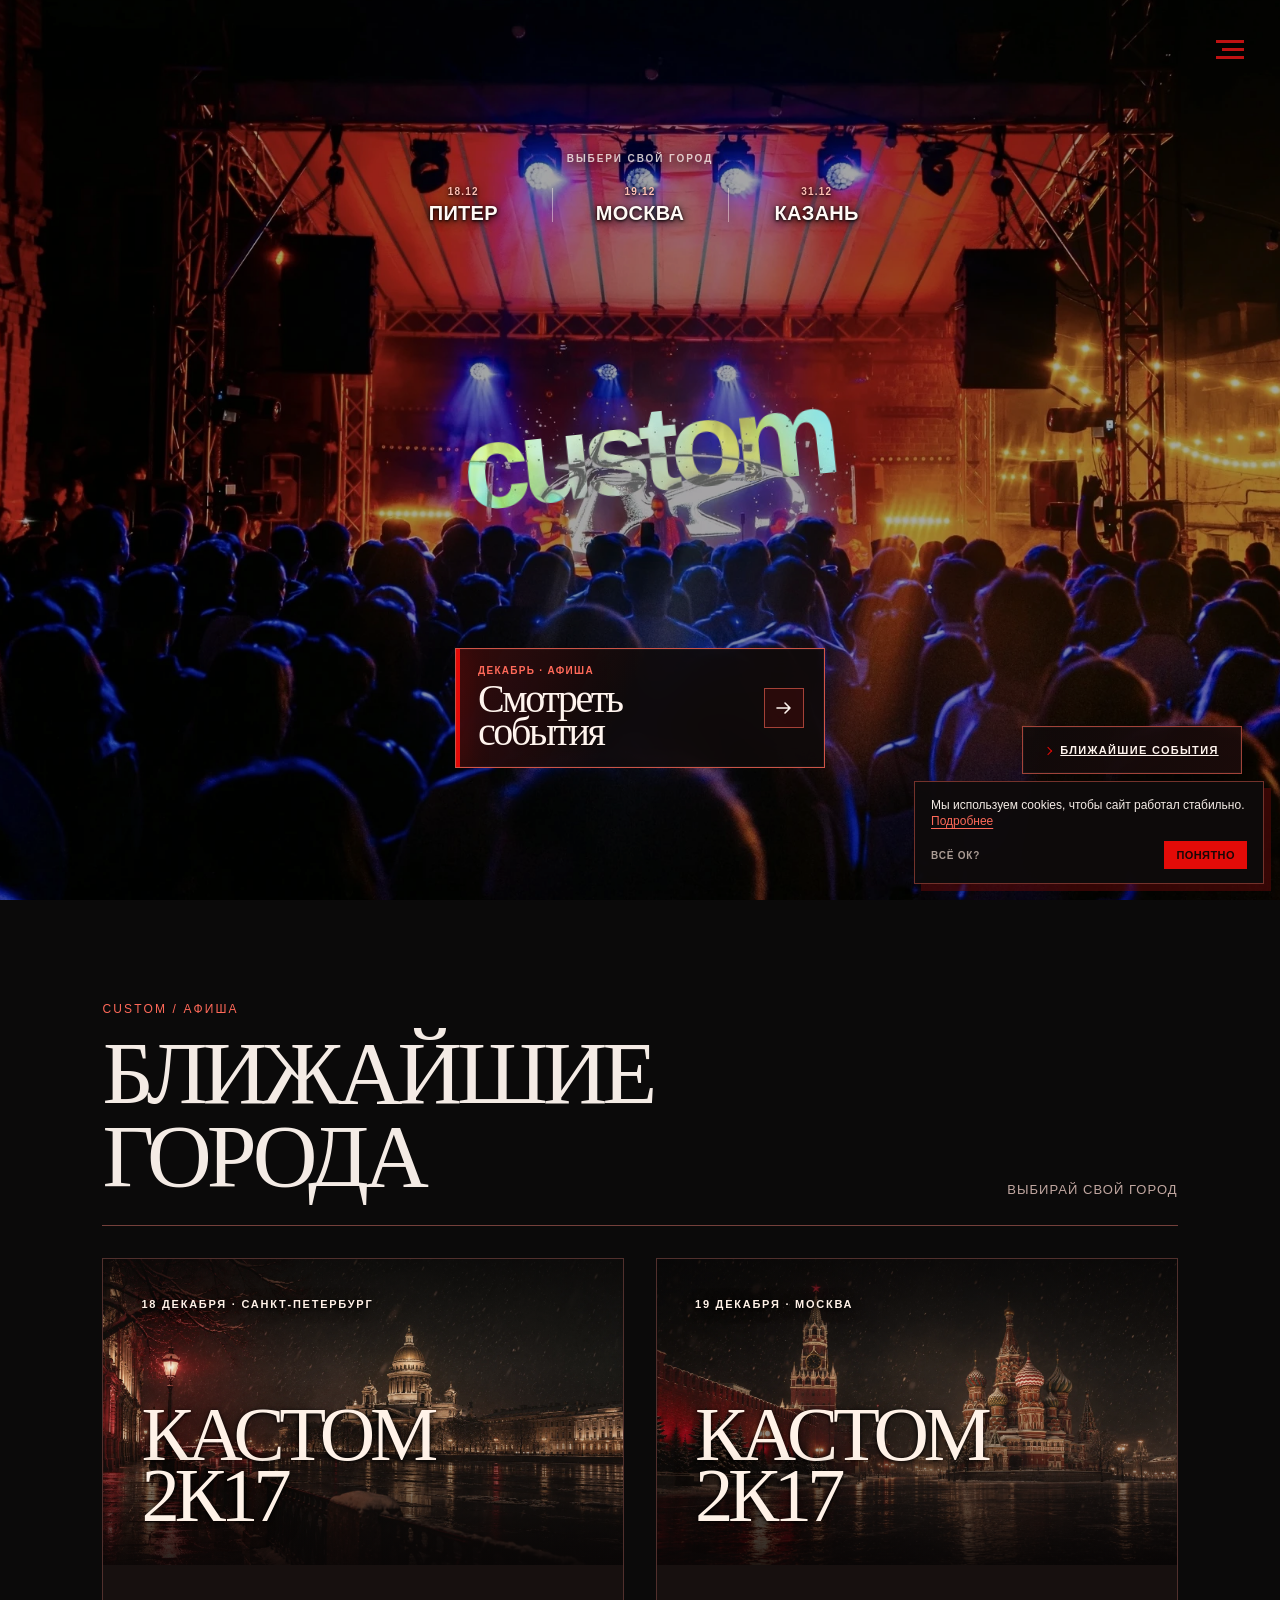
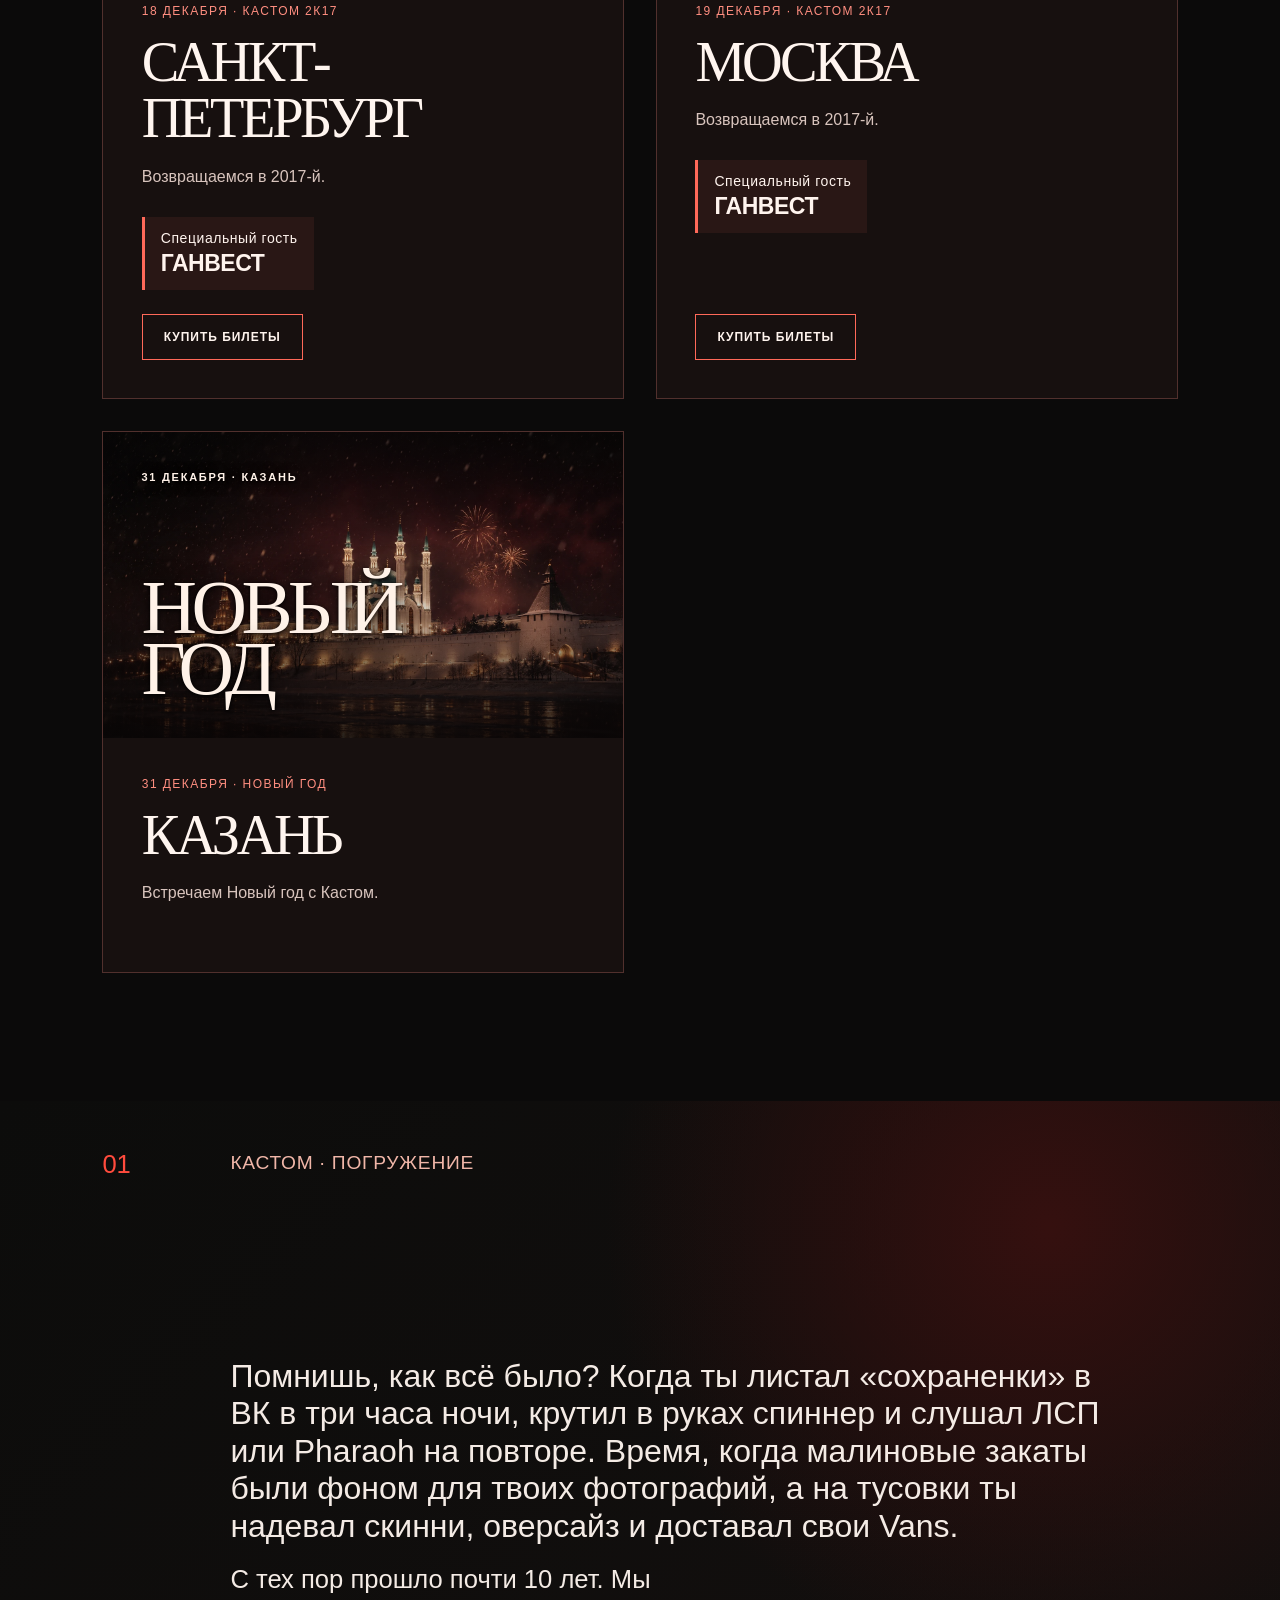
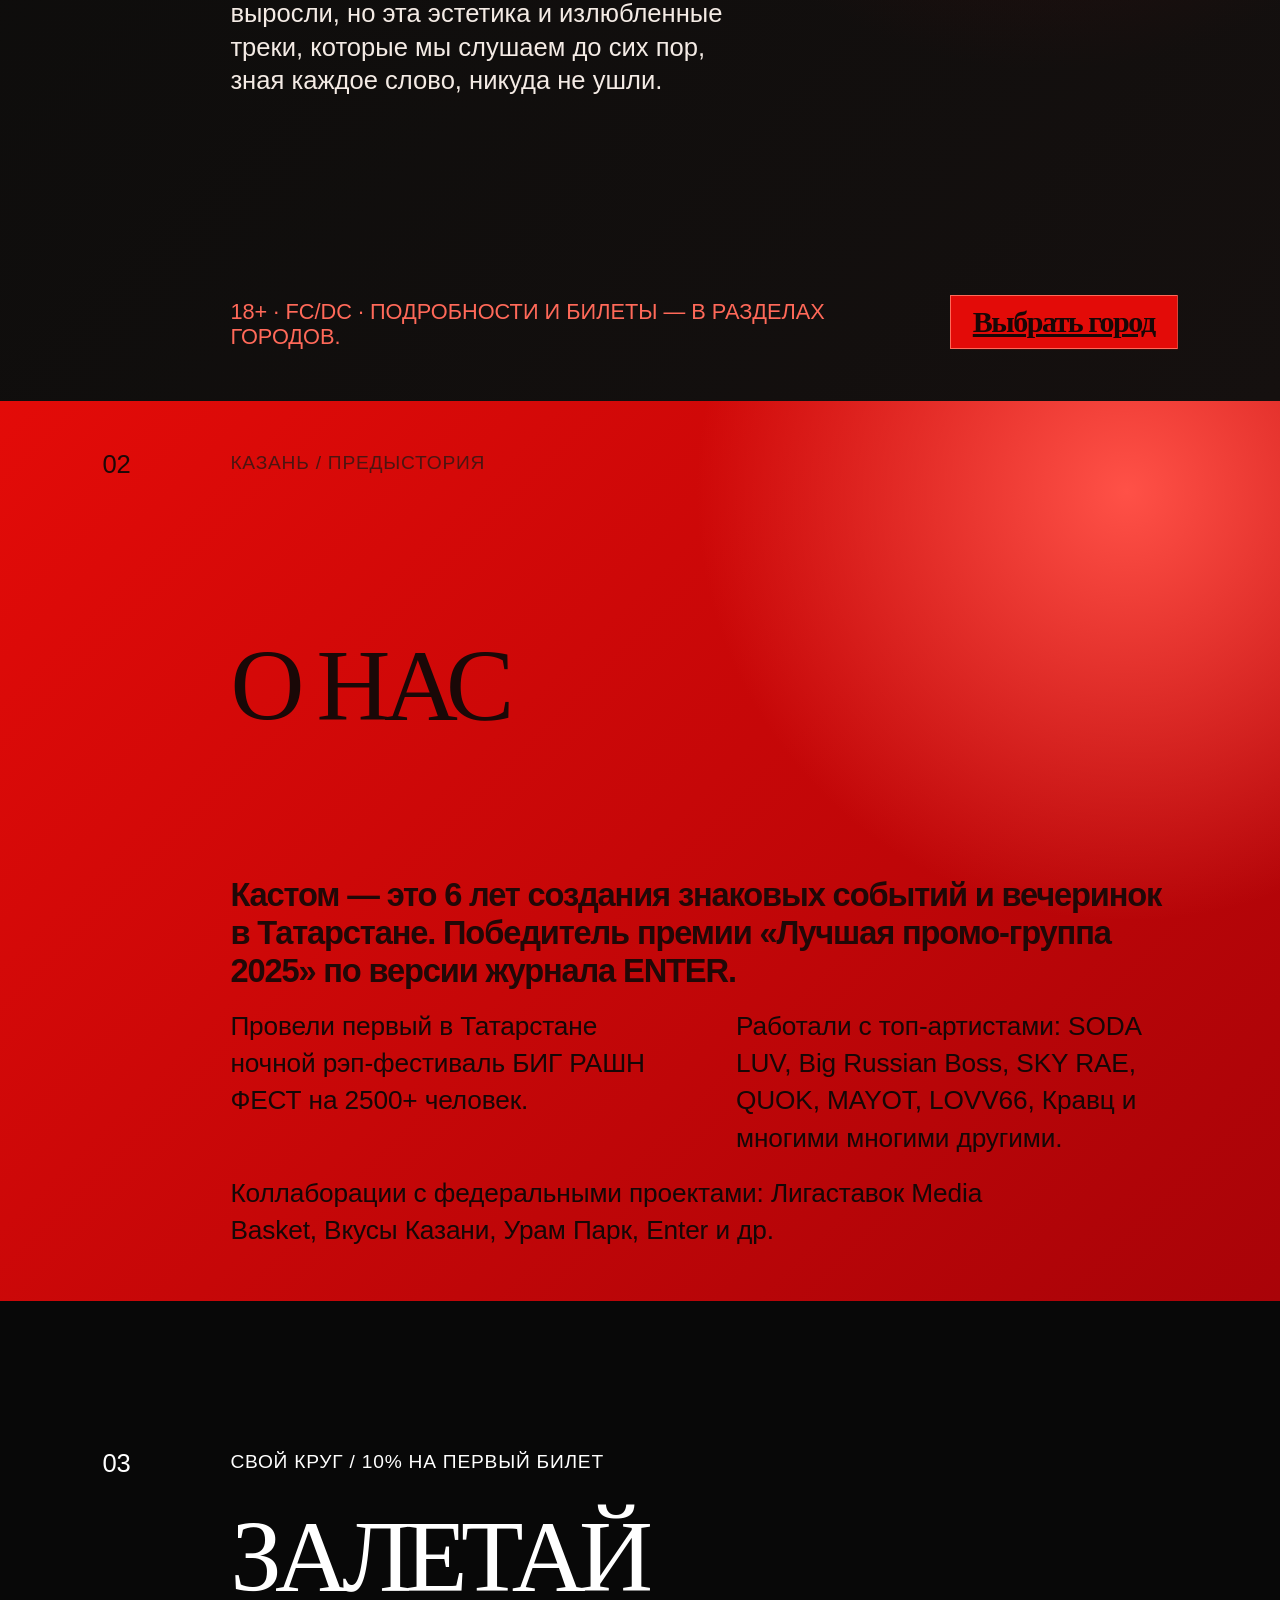
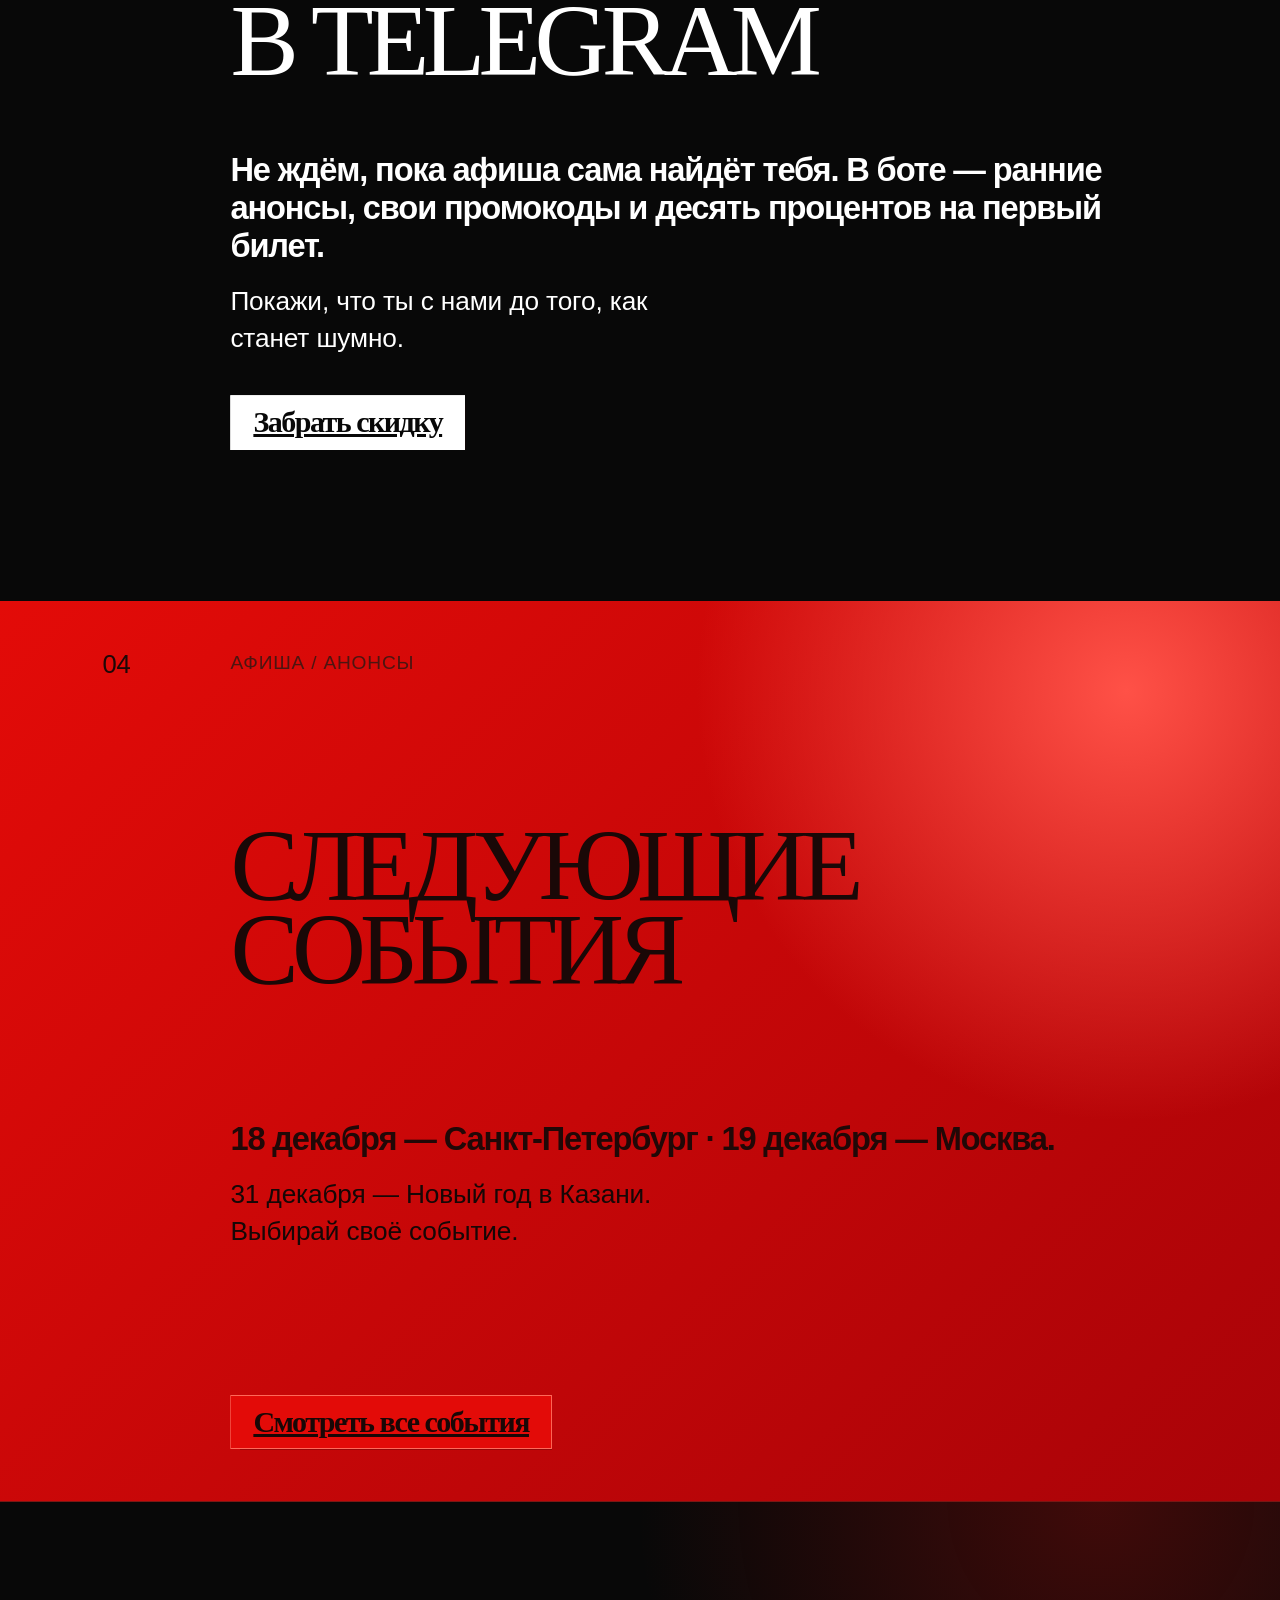
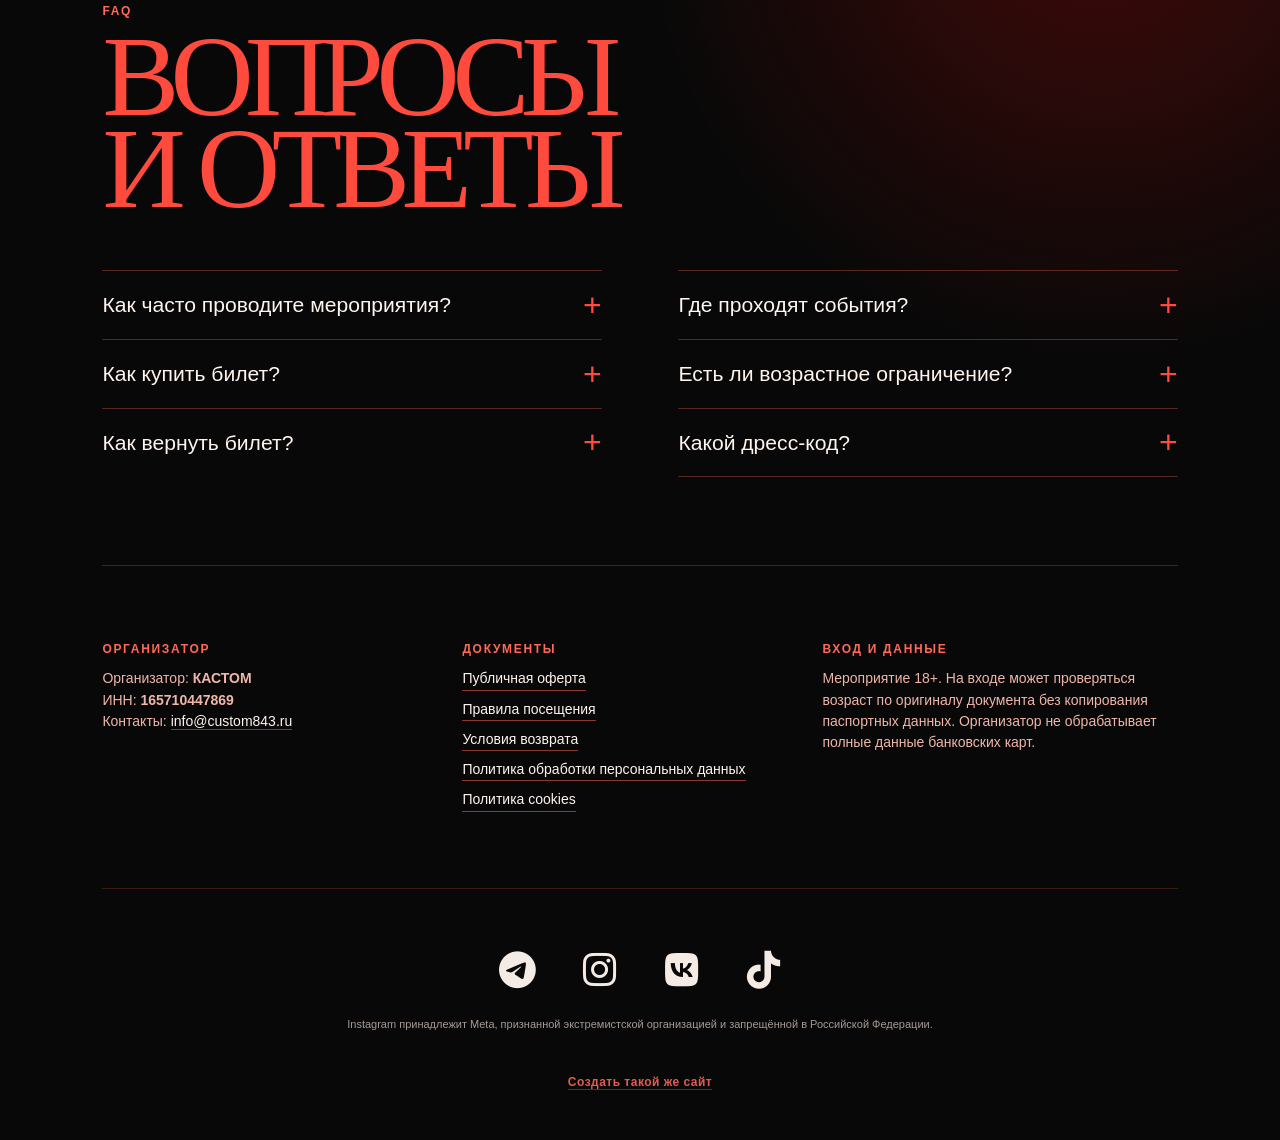
<file: index.html>
<!doctype html>
<html lang="ru">
<head><meta name="tg:swipes:y" content="none">
  <meta charset="utf-8">
  <meta name="viewport" content="width=device-width, initial-scale=1">
  <meta name="description" content="Кастом — события и вечеринки в Татарстане. Афиша ближайших событий в Казани, билеты, история проекта и магазин.">
  <title>Кастом</title>
  <script src="https://telegram.org/js/telegram-web-app.js"></script><script src="telegram-fullscreen.js?v=20261126-3"></script><script src="telegram-browser-gesture.js?v=20261126-5"></script>
  <link rel="stylesheet" href="https://cdnjs.cloudflare.com/ajax/libs/font-awesome/6.5.2/css/all.min.css">
  <link rel="stylesheet" href="https://voroh.ru/sources/widget/dist/assets/widget-popup-style.css?v=1790788050">
  <script defer src="https://voroh.ru/sources/widget/dist/assets/widget-popup.js?v=1790788050"></script>
  <style>
    * { box-sizing:border-box; }
    html, body { margin:0; min-height:100%; background:#0c0c0b; overscroll-behavior-y:none; }
    body { overflow-x:hidden; font-family:Arial,Helvetica,sans-serif; }
    /* Верхняя навигация без подложки: только логотип и кнопка меню. */

    /* SandlerFest hero — copied interaction and geometry */
    #video-wrapper { position:relative; width:100vw; height:100vh; height:100svh; min-height:100svh; margin-left:calc(50% - 50vw); overflow:hidden; background:#0c0c0b; isolation:isolate; }
    #bgvid { width:100%; height:100%; min-width:100%; min-height:100%; object-fit:cover; object-position:center; position:absolute; inset:0; z-index:0; opacity:0; transform:scale(1.045); transition:opacity 1s ease; }
    #bgfallback { position:absolute; inset:0; width:100%; height:100%; min-width:100%; min-height:100%; object-fit:cover; object-position:center; transform:scale(1.045); z-index:0; opacity:1; transition:opacity .6s ease; pointer-events:none; }
    /* Постер уже содержит название, дату и место — не дублируем текст поверх него. */
    .hero-lockup { display:none; }
    /* Портретное фото толпы: на компьютере кадрируем по центру без «гигантского портрета» —
       лёгкий зум и смещение к верху кадра, где лица читаются, а не увеличиваются. */
    @media (min-width:769px) { #bgfallback { object-position:center 34%; } }
    /* Убираем анимированные стрелки прокрутки из hero. */
    #heroScrollCue { display:none!important; }
    body.video-fallback #bgfallback { opacity:1; }
    body.video-fallback #bgvid { display:none; }
    #overlay-container { position:absolute; inset:0; background:rgba(0,0,0,.35); z-index:2; opacity:0; transition:opacity 1s ease; pointer-events:none; }
    .hero-lockup { position:absolute; inset:0; z-index:4; width:100%; height:100%; color:#fff; text-align:center; pointer-events:none; }
    /* Реальный video-fill: второй синхронный кадр становится ч/б и виден только через маску букв. */


    .hero-kicker { position:absolute; left:50%; width:max-content; max-width:88vw; margin:0; font-size:clamp(12px,1.35vw,20px); font-weight:800; letter-spacing:.1em; line-height:1.04; text-transform:uppercase; opacity:0; filter:blur(6px); transition:transform 1s cubic-bezier(.16,1,.3,1),opacity .55s ease,filter .8s ease; }
    .hero-kicker--top { top:29%; transform:translate(-50%,20px) rotate(-3deg); }.hero-kicker--bottom { top:67%; transform:translate(-50%,-20px) rotate(2deg); }
    /* Большой знак Custom убран с видео: бренд остаётся компактно по центру верхней навигации. */
    #overlay-logo,#logo-negative { display:none!important; }

    .curtain { position:fixed; top:0; width:50vw; height:100vh; height:100svh; background:#000; z-index:9998; transition:transform 2.4s cubic-bezier(.83,0,.17,1); }
    .curtain.left { left:0; transform:translateX(0); }
    .curtain.right { right:0; transform:translateX(0); }
    body.video-started .curtain.left { transform:translateX(-100%); }
    body.video-started .curtain.right { transform:translateX(100%); }
    body.video-started #overlay-container { opacity:1; } body.video-started .hero-kicker { opacity:.96; filter:blur(0); transform:translate(-50%,0) rotate(0); transition-delay:.38s; }
    @keyframes pulse { 0%{transform:scale(1);opacity:1} 50%{transform:scale(1.1);opacity:.7} 100%{transform:scale(1);opacity:1} }

    /* Верхняя навигация: повёрнутая надпись Custom по центру и меню справа. */
    .site-brand { position:fixed; z-index:10002; top:18px; left:50%; display:inline-block; transform:translate(-50%,0) rotate(-6deg); transform-origin:center; opacity:0; pointer-events:none; color:#f4eee8; font-family:Arial,Helvetica,sans-serif; font-size:clamp(22px,3vw,30px); font-weight:900; letter-spacing:-.08em; line-height:1; text-transform:lowercase; text-shadow:0 2px 14px rgba(0,0,0,.55),0 0 2px rgba(0,0,0,.4); text-decoration:none; transition:opacity .45s ease .34s,transform .5s cubic-bezier(.16,1,.3,1); }
    .site-brand.is-visible { opacity:.98; pointer-events:auto; }
    .site-brand:hover,.site-brand:focus-visible { color:#ff5a4d; transform:translate(-50%,-2px) rotate(-6deg) scale(1.04); outline:none; }
    .site-brand img { display:none; }
    /* Exact mobile burger geometry from SandlerFest / Tilda's t-menuburger_second. */
    .tmenu-mobile { position:fixed; z-index:10002; top:18px; right:18px; width:64px; height:64px; display:none; background:transparent; }
    .tmenu-mobile.is-visible { display:block; }
    .tmenu-mobile__container { position:relative; width:64px; height:64px; }
    .t-menuburger { position:absolute; top:22px; right:18px; width:28px; height:20px; padding:0; border:0; background:transparent; cursor:pointer; transition:transform .5s ease-in-out; }
    .t-menuburger span { position:absolute; right:0; display:block; height:3px; background:#bf1212; transform-origin:center; transition:top .35s cubic-bezier(.83,0,.17,1),width .35s cubic-bezier(.83,0,.17,1),transform .45s cubic-bezier(.83,0,.17,1),opacity .2s ease,background-color .25s ease; }
    .t-menuburger span:nth-child(1) { top:0; width:28px; }
    .t-menuburger span:nth-child(2), .t-menuburger span:nth-child(3) { top:8px; width:80%; }
    .t-menuburger span:nth-child(4) { top:16px; width:28px; }
    .t-menuburger[aria-expanded="true"] span { background:#fff; }.t-menuburger[aria-expanded="true"] span:nth-child(1) { top:8px; transform:rotate(45deg); }.t-menuburger[aria-expanded="true"] span:nth-child(2),.t-menuburger[aria-expanded="true"] span:nth-child(3) { width:0; opacity:0; }.t-menuburger[aria-expanded="true"] span:nth-child(4) { top:8px; transform:rotate(-45deg); }
    .site-menu { position:fixed; z-index:10000; inset:0; display:flex; flex-direction:column; align-items:center; justify-content:center; overflow:auto; visibility:hidden; pointer-events:none; clip-path:inset(0 0 100% 0); background:#0a0909; color:#fff; padding:80px 9vw 8vw; transition:clip-path .8s cubic-bezier(.83,0,.17,1),visibility 0s linear .8s; }
    .site-menu::before,.site-menu::after { content:''; position:absolute; z-index:0; top:0; bottom:0; width:51%; opacity:1; background:#050505; will-change:transform,opacity; transition:transform .8s cubic-bezier(.83,0,.17,1),opacity .01s linear .79s; }.site-menu::before { left:0; transform:translateX(-102%); }.site-menu::after { right:0; transform:translateX(102%); transition-delay:0s,.06s; }
    .site-menu.is-open { visibility:visible; pointer-events:auto; clip-path:inset(0); transition:clip-path .8s cubic-bezier(.83,0,.17,1),visibility 0s; }.site-menu.is-open::before,.site-menu.is-open::after { opacity:0; transform:translateX(0); transition:transform .8s cubic-bezier(.83,0,.17,1),opacity .18s ease .62s; }
    /* Полноэкранное editorial-меню: крупная серийная типографика вместо обычного списка ссылок. */
    .site-menu { text-align:center; background:radial-gradient(circle at 50% 45%,#24100f 0,transparent 36%),#0a0909; }
    .site-menu > .nav-link { position:relative; z-index:1; display:flex; align-items:baseline; justify-content:center; gap:13px; color:#f6eee8; text-decoration:none; font-family:Didot,"Bodoni MT",Georgia,serif; font-size:clamp(38px,5.2vw,78px); font-weight:400; line-height:.9; letter-spacing:-.07em; margin:0 0 8px; opacity:0; transform:translateY(34px); transition:color .22s ease,opacity .4s ease,transform .65s cubic-bezier(.22,1,.36,1); transition-delay:0s; }
    .site-menu.is-open > .nav-link { opacity:1; transform:translateY(0); transition-delay:calc(.18s + var(--i) * .065s); }
    .site-menu > .nav-link::after { content:''; position:absolute; right:-8px; bottom:-7px; left:calc(1.1em + 13px); height:2px; background:#e30b08; transform:scaleX(0); transform-origin:right; transition:transform .26s ease; }
    .site-menu > .nav-link:hover,.site-menu > .nav-link:focus-visible { color:#ff4b3d; outline:none; }.site-menu > .nav-link:hover::after,.site-menu > .nav-link:focus-visible::after { transform:scaleX(1); transform-origin:left; }
    .nav-index { color:#e30b08; font-family:Arial,sans-serif; font-size:10px; font-weight:800; letter-spacing:.06em; line-height:1; }
    .site-menu .nav-menu-buy { display:inline-flex; align-items:center; justify-content:center; min-width:min(72vw,286px); margin-top:24px; padding:14px 25px 13px; border:1px solid #ff4b3d; border-radius:0; background:#e30b08; box-shadow:7px 7px 0 #5b0909; color:#160707; font-family:Arial,sans-serif; font-size:clamp(17px,4.5vw,23px); font-weight:900; letter-spacing:-.035em; line-height:1; text-decoration:none; text-transform:uppercase; opacity:0; transform:translateY(34px); transition:background .2s ease,color .2s ease,box-shadow .2s ease,opacity .4s ease,transform .65s cubic-bezier(.22,1,.36,1); transition-delay:0s; }
    .site-menu.is-open .nav-menu-buy { opacity:1; transform:translateY(0); transition-delay:calc(.18s + var(--i) * .065s); }.site-menu .nav-menu-buy:hover,.site-menu .nav-menu-buy:focus-visible { background:#ff4b3d; color:#fff8f4; box-shadow:3px 3px 0 #5b0909; outline:none; }
    .menu-socials { position:relative; z-index:1; display:flex; gap:28px; justify-content:center; margin-top:35px; opacity:0; transform:translateY(24px); transition:opacity .4s ease .55s,transform .5s ease .55s; }
    .site-menu.is-open .menu-socials { opacity:1; transform:translateY(0); }
    .site-menu .menu-social { display:block; padding:0 0 4px; border:0; background:transparent; color:#a79a93; font-family:Arial,sans-serif; font-size:11px; font-weight:800; letter-spacing:.08em; line-height:1; text-decoration:none; text-transform:uppercase; transition:color .2s ease,transform .2s ease; }
    .site-menu .menu-social::after { content:none; }.site-menu .menu-social:hover,.site-menu .menu-social:focus-visible { color:#ff4b3d; background:transparent; transform:translateY(-3px) scale(1.08); outline:none; }.site-menu .menu-social i { font-size:30px; }

    /* Полупрозрачный двойной шеврон: показывает, что история продолжается ниже видео. */
    .hero-scroll-cue { position:absolute; z-index:4; left:50%; bottom:clamp(24px,4.5vh,50px); width:92px; height:82px; padding:0; border:0; background:transparent; color:rgba(255,255,255,.62); cursor:pointer; transform:translateX(-50%); opacity:0; transition:opacity .45s ease,transform .45s cubic-bezier(.22,1,.36,1),color .2s ease; }.hero-scroll-cue::before,.hero-scroll-cue::after { content:''; position:absolute; left:50%; border-right:1.7px solid currentColor; border-bottom:1.7px solid currentColor; transform:translateX(-50%) rotate(45deg); opacity:0; }.hero-scroll-cue::after { transform:translateX(-50%) rotate(225deg); }.hero-scroll-cue::before { top:3px; width:32px; height:32px; animation:chevron-drop 2.45s cubic-bezier(.22,.61,.36,1) infinite; }.hero-scroll-cue::after { top:34px; width:18px; height:18px; opacity:.52; animation:chevron-drop-back 2.45s cubic-bezier(.22,.61,.36,1) .18s infinite; }.video-started .hero-scroll-cue { opacity:1; transition-delay:1.45s; }.hero-scroll-cue:hover,.hero-scroll-cue:focus-visible { color:#ff4b3d; outline:none; }.hero-scroll-cue.is-past { opacity:0; pointer-events:none; transform:translate(-50%,16px); }.hero-scroll-cue.is-past::before,.hero-scroll-cue.is-past::after { animation:none; }@keyframes chevron-drop { 0%{opacity:0; transform:translate(-50%,-7px) rotate(45deg)} 25%{opacity:.9} 72%{opacity:.18;transform:translate(-50%,7px) rotate(45deg)} 100%{opacity:0;transform:translate(-50%,10px) rotate(45deg)} }@keyframes chevron-drop-back { 0%{opacity:0; transform:translate(-50%,-4px) rotate(225deg)} 28%{opacity:.46} 70%{opacity:.08;transform:translate(-50%,5px) rotate(225deg)} 100%{opacity:0;transform:translate(-50%,7px) rotate(225deg)} }
    .hero-event-link { position:absolute; z-index:5; right:clamp(16px,3vw,48px); bottom:clamp(90px,14vh,170px); display:inline-flex; align-items:center; gap:9px; min-height:48px; padding:12px 22px 11px; border:1px solid rgba(255,105,89,.6); background:linear-gradient(135deg,rgba(15,10,10,.92),rgba(30,12,11,.88)); color:#fff4ee; font-family:Arial,Helvetica,sans-serif; font-size:11px; font-weight:900; letter-spacing:.12em; line-height:1; text-transform:uppercase; cursor:pointer; opacity:0; backdrop-filter:blur(14px) saturate(1.1); -webkit-backdrop-filter:blur(14px) saturate(1.1); box-shadow:0 8px 28px rgba(0,0,0,.42),inset 0 0 0 1px rgba(255,255,255,.03); transition:opacity .45s ease 1.2s,background .24s ease,color .2s ease,transform .2s ease,box-shadow .24s ease,border-color .24s ease; }
    .hero-event-link::before { content:''; width:5px; height:5px; border:0; border-top:1.6px solid #e30b08; border-right:1.6px solid #e30b08; transform:rotate(45deg); flex:0 0 auto; transition:transform .3s cubic-bezier(.16,1,.3,1),border-color .2s ease; }
    .video-started .hero-event-link { opacity:1; }.hero-event-link:hover,.hero-event-link:focus-visible { background:linear-gradient(135deg,rgba(227,11,8,.9),rgba(255,75,61,.85)); color:#fff8f4; border-color:#ff6959; box-shadow:0 12px 36px rgba(227,11,8,.32),inset 0 0 0 1px rgba(255,255,255,.06); transform:translateY(-3px); outline:none; }.hero-event-link:focus-visible { outline:2px solid #ff6959; outline-offset:3px; }.hero-event-link:hover::before { transform:rotate(45deg) translate(3px,-3px); border-color:#fff8f4; }
    @media (max-width:768px) { .hero-event-link { right:14px; bottom:46px; min-height:44px; padding:10px 16px; font-size:10px; } .hero-scroll-cue { bottom:12px; left:44px; transform:translateX(-50%) scale(.72); } .hero-scroll-cue.is-past { transform:translate(-50%,16px) scale(.72); } }

    /* Билет появляется после первого скролла строго по центру через маску, а не простым fade. */
    .ticket-float { position:fixed; z-index:10001; left:50%; bottom:clamp(12px,1.5vw,22px); display:flex; flex-direction:column; align-items:center; gap:5px; min-width:min(248px,calc(100vw - 36px)); padding:15px 23px 16px; overflow:hidden; border:1px solid #ff6959; border-radius:0; background:#e30b08; box-shadow:10px 10px 0 rgba(84,8,7,.78); color:#190706; cursor:pointer; opacity:0; pointer-events:none; transform:translate(-50%,42px) scale(.86); clip-path:inset(0 100% 0 0); transition:clip-path .9s cubic-bezier(.76,0,.24,1),opacity .66s cubic-bezier(.22,1,.36,1) .04s,transform .9s cubic-bezier(.16,1,.3,1),background .2s ease,box-shadow .2s ease; }.ticket-float::before { content:''; position:absolute; z-index:0; inset:-30% auto -30% -38%; width:28%; background:rgba(255,237,223,.68); transform:skewX(-22deg) translateX(-360%); }.ticket-float>* { position:relative; z-index:1; opacity:0; transform:translateY(13px); transition:opacity .42s ease .34s,transform .72s cubic-bezier(.16,1,.3,1) .34s; }.ticket-float__eyebrow { font-size:10px; font-weight:900; letter-spacing:.12em; line-height:1; text-transform:uppercase; color:rgba(25,7,6,.82); }.ticket-float__label { font-family:Didot,"Bodoni MT",Georgia,serif; font-size:clamp(26px,3.8vw,38px); font-weight:700; letter-spacing:-.055em; line-height:.83; text-shadow:0 1px 0 rgba(255,223,208,.34); }.show-ticket-float .ticket-float { opacity:1; pointer-events:auto; transform:translate(-50%,0) scale(1); clip-path:inset(0 0 0 0); }.show-ticket-float .ticket-float>* { opacity:1; transform:translateY(0); }.show-ticket-float .ticket-float::before { animation:ticket-sheen 1.15s cubic-bezier(.76,0,.24,1) .22s both; }.show-ticket-float .ticket-float.is-docked { opacity:0; pointer-events:none; transform:translate(-50%,42px) scale(.86); clip-path:inset(0 100% 0 0); transition:clip-path .7s cubic-bezier(.83,0,.17,1),opacity .55s cubic-bezier(.83,0,.17,1),transform .7s cubic-bezier(.83,0,.17,1); }.ticket-float:hover,.ticket-float:focus-visible { background:#ff4b3d; box-shadow:4px 4px 0 rgba(84,8,7,.78); outline:none; }.ticket-float:active { transform:translate(-50%,3px) scale(.98); box-shadow:1px 1px 0 rgba(84,8,7,.78); }@keyframes ticket-sheen { to { transform:skewX(-22deg) translateX(820%); } }

    /* Editorial ticket stub: событие остаётся первым уровнем, действие — крупным вторым. */
    .ticket-float { width:min(370px,calc(100vw - 32px)); min-width:0; align-items:flex-start; gap:7px; padding:17px 72px 18px 22px; border:1px solid rgba(255,105,89,.78); border-radius:0; background:linear-gradient(115deg,rgba(191,18,18,.22),transparent 46%),rgba(15,10,10,.91); box-shadow:0 18px 52px rgba(0,0,0,.46),inset 0 0 0 1px rgba(255,255,255,.035); color:#fff4ee; text-align:left; backdrop-filter:blur(16px) saturate(1.18); -webkit-backdrop-filter:blur(16px) saturate(1.18); clip-path:inset(0 100% 0 0); transform:translate(-50%,36px) scale(.94); transition:clip-path .8s cubic-bezier(.76,0,.24,1),opacity .46s ease,transform .62s cubic-bezier(.16,1,.3,1),background .24s ease,border-color .24s ease,box-shadow .24s ease; }
    .ticket-float::before { inset:0 auto 0 0; width:4px; background:#e30b08; transform:none; box-shadow:0 0 24px rgba(227,11,8,.64); }
    .ticket-float::after { content:''; position:absolute; z-index:2; top:50%; right:20px; width:38px; height:38px; border:1px solid rgba(255,105,89,.58); background-color:rgba(227,11,8,.12); background-image:url("data:image/svg+xml,%3Csvg xmlns='http://www.w3.org/2000/svg' width='38' height='38' viewBox='0 0 38 38'%3E%3Cpath d='M12 19h13M20 14l5 5-5 5' fill='none' stroke='%23fff4ee' stroke-width='1.6' stroke-linecap='round' stroke-linejoin='round'/%3E%3C/svg%3E"); background-position:center; background-repeat:no-repeat; transform:translateY(-50%); transition:background-color .24s ease,border-color .24s ease,transform .34s cubic-bezier(.16,1,.3,1); }
    .ticket-float>* { align-self:flex-start; text-align:left; }
    .ticket-float__eyebrow { color:#ff6959; font-size:10px; font-weight:900; letter-spacing:.13em; }
    .ticket-float__label { color:#fff4ee; font-family:Didot,"Bodoni MT",Georgia,serif; font-size:clamp(30px,3.4vw,40px); font-weight:400; letter-spacing:-.06em; line-height:.82; text-shadow:none; }
    .show-ticket-float .ticket-float { opacity:1; pointer-events:auto; transform:translate(-50%,0) scale(1); clip-path:inset(0 0 0 0); }
    .show-ticket-float .ticket-float::before { animation:ticket-rail-pulse 2.8s ease-in-out .45s infinite; }
    .show-ticket-float .ticket-float.is-docked { opacity:0; pointer-events:none; transform:translate(-50%,32px) scale(.94); clip-path:inset(0 100% 0 0); }
    .ticket-float:hover,.ticket-float:focus-visible { background:linear-gradient(115deg,rgba(227,11,8,.34),transparent 52%),rgba(18,10,10,.96); border-color:#ff6959; box-shadow:0 22px 62px rgba(0,0,0,.56),0 0 0 1px rgba(255,105,89,.14); color:#fff; outline:none; transform:translate(-50%,-4px) scale(1.012); }
    .ticket-float:hover::after,.ticket-float:focus-visible::after { border-color:#ff6959; background-color:#e30b08; transform:translate(4px,-50%); }
    .ticket-float:focus-visible { outline:2px solid #fff4ee; outline-offset:4px; }
    .ticket-float:active { transform:translate(-50%,-1px) scale(.985); }
    @keyframes ticket-rail-pulse { 0%,100%{opacity:.72;box-shadow:0 0 16px rgba(227,11,8,.36)} 50%{opacity:1;box-shadow:0 0 30px rgba(227,11,8,.74)} }
    @media (max-width:520px) { .ticket-float { width:calc(100vw - 28px); padding:15px 64px 16px 19px; }.ticket-float__label { font-size:31px; }.ticket-float::after { right:15px; } }

    /* Билетный виджет Voroh открывается поверх сайта, а не уводит посетителя на чужую страницу. */
.ticket-modal { position:fixed; z-index:20000; inset:0; display:grid; place-items:center; padding:18px; background:rgba(7,5,5,.76); backdrop-filter:blur(18px); -webkit-backdrop-filter:blur(18px); opacity:0; visibility:hidden; pointer-events:none; transition:opacity .42s ease,backdrop-filter .42s ease,visibility 0s linear .42s; }
.ticket-modal.is-open { opacity:1; visibility:visible; pointer-events:auto; transition:opacity .42s ease,backdrop-filter .42s ease; }
.ticket-modal__panel { position:relative; width:min(100%,680px); max-height:min(88dvh,780px); overflow:hidden; background:#0d0b0b; border:1px solid rgba(255,105,89,.5); box-shadow:18px 18px 0 rgba(104,9,8,.72); transform:translateY(26px) scale(.96); filter:blur(8px); transition:transform .55s cubic-bezier(.16,1,.3,1),filter .45s ease,box-shadow .3s ease; }
    .ticket-modal.is-open .ticket-modal__panel { transform:translateY(0) scale(1); filter:blur(0); }.ticket-modal__head { display:flex; align-items:center; justify-content:space-between; min-height:68px; padding:16px 20px 15px 24px; border-bottom:1px solid rgba(255,105,89,.25); }.ticket-modal__eyebrow { margin:0 0 3px; color:#ff6959; font-size:10px; font-weight:800; letter-spacing:.12em; text-transform:uppercase; }.ticket-modal__title { margin:0; color:#f4ebe5; font-family:Didot,"Bodoni MT",Georgia,serif; font-size:clamp(25px,5vw,40px); font-weight:400; letter-spacing:-.055em; line-height:.85; }.ticket-modal__close { width:38px; height:38px; flex:0 0 auto; border:1px solid rgba(255,105,89,.48); border-radius:0; background:transparent; color:#f4ebe5; font-size:25px; font-weight:300; line-height:1; cursor:pointer; transition:background .2s,color .2s; }.ticket-modal__close:hover,.ticket-modal__close:focus-visible { background:#e30b08; color:#170606; outline:none; }.ticket-modal__body { max-height:calc(min(88dvh,780px) - 68px); overflow:auto; background:#fff; }.widget-inner-iframe { width:100%; min-height:520px; }.widget-tabs__iframe { display:block; width:100%; min-height:520px; border:0; }

    /* Небольшое уведомление, которое не перекрывает событие. */
    /* CTA stays low in the viewport even while the cookie notice is displayed. */
    .ticket-float, .cookie-visible .ticket-float { bottom:-24px; }

    .cookie-note { position:fixed; z-index:10003; right:16px; bottom:16px; width:min(350px,calc(100vw - 32px)); padding:15px 16px 14px; border:1px solid rgba(255,105,89,.42); background:rgba(14,11,11,.94); box-shadow:7px 7px 0 rgba(91,9,9,.58); color:#f4ebe5; backdrop-filter:blur(16px); }.cookie-note[hidden] { display:none; }.cookie-visible .ticket-float { bottom:128px; }.cookie-note__text { margin:0 0 12px; font-size:12px; line-height:1.35; }.cookie-note__text a { color:#ff6959; text-underline-offset:3px; }.cookie-note__actions { display:flex; align-items:center; justify-content:space-between; gap:14px; }.cookie-note__label { color:#aa9c94; font-size:10px; font-weight:800; letter-spacing:.08em; text-transform:uppercase; }.cookie-note__accept { padding:8px 12px; border:0; border-radius:0; background:#e30b08; color:#190706; font-size:11px; font-weight:900; letter-spacing:.04em; cursor:pointer; text-transform:uppercase; }.cookie-note__accept:hover,.cookie-note__accept:focus-visible { background:#ff4b3d; color:#fff8f4; outline:none; }

    /* Тот же принцип, что у Il Capo: секция закрепляется, а раскрытие зависит от реального прогресса скролла — не от разового IntersectionObserver. */
    .projects { position:relative; overflow:clip; padding:0; background:transparent; color:#050505; }
    .project-stage { --reveal:0; --copy:0; position:relative; height:185svh; background:transparent; }
    .project-card { position:sticky; top:0; width:100%; height:100svh; overflow:hidden; background:transparent; }
    .project-media { position:absolute; inset:0; width:100vw; height:100svh; margin:0; overflow:hidden; background:transparent; clip-path:inset(0 calc((1 - var(--reveal)) * 50%) 0 calc((1 - var(--reveal)) * 50%)); transform:scale(calc(.84 + var(--reveal) * .16)); filter:brightness(.88) saturate(.92); will-change:transform,clip-path; }
    .project-media::after { content:none; }
    .project-media img { display:block; width:100%; height:100%; object-fit:cover; transform:scale(calc(1.18 - var(--reveal) * .18)); will-change:transform; }
    /* Афиша — цельный исходник: не режем даты, адрес и нижний знак ради заполнения экрана. */
    .project-media--poster { background:transparent; }
    .project-media--poster img { object-fit:cover; object-position:center; transform:none; }
    /* Названия получают тот же эффект, что hero: дубликат собственной фотографии в ч/б негативе, обрезанный SVG-маской. */
    .project-title-negative { display:none; position:absolute; inset:0; z-index:2; opacity:var(--copy); pointer-events:none; transform:translateY(calc((1 - var(--copy)) * 22px)); -webkit-mask-repeat:no-repeat; mask-repeat:no-repeat; -webkit-mask-position:center 9svh; mask-position:center 9svh; -webkit-mask-size:clamp(420px,82vw,1080px) auto; mask-size:clamp(420px,82vw,1080px) auto; will-change:opacity,transform; }
    .project-title-negative--live { -webkit-mask-image:url('assets/live-session-mask.svg?v=2'); mask-image:url('assets/live-session-mask.svg?v=2'); }
    .project-title-negative--open { -webkit-mask-image:url('assets/open-air-mask.svg?v=2'); mask-image:url('assets/open-air-mask.svg?v=2'); }
    .project-title-negative img { filter:grayscale(1) invert(1) contrast(.62) brightness(1.06); }
    @supports ((-webkit-mask-image:url('assets/live-session-mask.svg?v=2')) or (mask-image:url('assets/live-session-mask.svg?v=2'))) {
      .project-title-negative { display:block; }
      .project-title { color:transparent; text-shadow:none; }
    }
    .project-copy { position:absolute; z-index:3; inset:0; display:flex; flex-direction:column; justify-content:space-between; padding:11% 5% max(9%,150px); color:#d60001; text-align:center; pointer-events:none; opacity:var(--copy); transform:translateY(calc((1 - var(--copy)) * 22px)); will-change:opacity,transform; }
    .project-title { margin:0; font-family:Didot,"Bodoni MT",Georgia,serif; font-size:clamp(52px,8.6vw,126px); font-weight:400; letter-spacing:-.07em; line-height:.84; text-transform:uppercase; }
    .project-subtitle { margin:0; font-size:clamp(16px,2.1vw,31px); font-weight:400; line-height:1; text-transform:uppercase; }
    .event-info { min-height:100svh; margin:0; padding:clamp(28px,4vw,64px) 8vw; display:grid; grid-template-columns:clamp(42px,7vw,94px) 1fr; gap:clamp(18px,3vw,50px); align-content:space-between; border:0; background:radial-gradient(circle at 82% 14%,#35100f 0,transparent 34%),linear-gradient(135deg,#0c0c0b 0%,#15100f 100%); color:#ff4b3d; }
    .event-info__number { font-size:clamp(18px,2vw,30px); line-height:1; }
    .event-info__kicker { margin:0; color:#f0b6a8; font-size:clamp(15px,1.5vw,23px); letter-spacing:.04em; text-transform:uppercase; }
    .event-info__title { grid-column:2; margin:clamp(18px,4vw,56px) 0 0; color:#ff513f; font-family:Didot,"Bodoni MT",Georgia,serif; font-size:clamp(46px,8vw,132px); font-weight:400; letter-spacing:-.065em; line-height:.82; text-transform:uppercase; }
    .event-info__text { grid-column:2; max-width:760px; margin:clamp(22px,4vw,52px) 0 0; color:#f4ebe5; font-size:clamp(20px,2vw,30px); line-height:1.32; }
    .event-info__details { grid-column:2; margin:clamp(22px,3vw,44px) 0 0; color:#ff6959; font-size:clamp(17px,1.7vw,25px); line-height:1.13; text-transform:uppercase; }
    
    .event-info__body { grid-column:2; }
    .event-info__body .event-info__text { margin-top:clamp(16px,2.5vw,32px); }
    .event-info__body .event-info__text + .event-info__text { margin-top:clamp(10px,1.5vw,18px); }
    .event-info__stats { grid-column:2; display:grid; grid-template-columns:repeat(3,1fr); gap:clamp(12px,2vw,24px); margin:clamp(28px,4vw,52px) 0 0; }
    .event-info__stats .stat { display:flex; flex-direction:column; gap:4px; }
    .event-info__stats .stat-num { font-family:Didot,"Bodoni MT",Georgia,serif; font-size:clamp(26px,3vw,44px); font-weight:400; letter-spacing:-.04em; line-height:1; text-transform:uppercase; }
    .event-info__stats .stat-label { font-size:clamp(14px,1.4vw,20px); font-weight:400; line-height:1.2; text-transform:uppercase; letter-spacing:.02em; opacity:.78; }
    @media (max-width:768px) { .event-info__stats { grid-template-columns:repeat(2,1fr); } .event-info__stats .stat-num { font-size:clamp(18px,5vw,24px); } .event-info__stats .stat-label { font-size:12px; } }
    .event-info--red { background:radial-gradient(circle at 88% 10%,#ff5147 0,transparent 31%),linear-gradient(135deg,#e30b08 0%,#a90308 100%); border-color:#5a090a; color:#1d0807; }.event-info--red .event-info__kicker { color:#4c1511; }.event-info--red .event-info__title { color:#1a0807; }.event-info--red .event-info__body { display:grid; grid-template-columns:repeat(2,minmax(0,1fr)); column-gap:clamp(22px,5vw,88px); row-gap:0; max-width:1080px; }.event-info--red .event-info__text { color:#210807; }.event-info--red .event-info__body .event-info__text:first-child { grid-column:1 / -1; max-width:980px; font-size:clamp(24px,2.55vw,39px); font-weight:700; line-height:1.16; letter-spacing:-.035em; }.event-info--red .event-info__body .event-info__text:nth-child(2),.event-info--red .event-info__body .event-info__text:nth-child(3) { color:#160706; font-size:clamp(21px,2.05vw,30px); font-weight:500; line-height:1.42; letter-spacing:-.005em; }.event-info--red .event-info__body .event-info__text:nth-child(2) { grid-column:1; }.event-info--red .event-info__body .event-info__text:nth-child(3) { grid-column:2; }.event-info--red .event-info__details { color:#31100d; }.event-info--event .event-info__body { display:grid; grid-template-columns:minmax(0,1.15fr) minmax(0,.85fr); column-gap:clamp(22px,5vw,88px); max-width:1120px; }.event-info--event .event-info__body .event-info__text:first-child { grid-column:1 / -1; max-width:900px; font-size:clamp(24px,2.5vw,38px); line-height:1.17; }.event-info--event .event-info__body .event-info__text:nth-child(2) { grid-column:1; }.event-info--event .event-info__body .event-info__text:nth-child(3) { grid-column:2; }.event-info__stats.event-info--taste { grid-template-columns:repeat(4,1fr); }.event-info__closing { grid-column:2; display:flex; align-items:flex-end; justify-content:space-between; gap:28px; margin-top:clamp(26px,4vw,48px); }.event-info__closing .event-info__details { margin:0; }.event-ticket-cta { position:relative; flex:0 0 auto; display:inline-flex; align-items:center; justify-content:center; min-width:178px; min-height:52px; padding:14px 22px; border:1px solid #ff6959; background:#e30b08; box-shadow:10px 10px 0 rgba(84,8,7,.78); color:#190706; font-family:Didot,"Bodoni MT",Georgia,serif; font-size:clamp(20px,2.6vw,30px); font-weight:700; letter-spacing:-.05em; line-height:.83; text-transform:none; cursor:pointer; overflow:hidden; opacity:0; transform:translateY(14px); clip-path:inset(0 100% 0 0); transition:clip-path .85s cubic-bezier(.76,0,.24,1),opacity .55s ease,transform .85s cubic-bezier(.16,1,.3,1),background .2s ease,box-shadow .2s ease; }.event-ticket-cta::before { content:''; position:absolute; z-index:0; inset:-30% auto -30% -38%; width:28%; background:rgba(255,237,223,.68); transform:skewX(-22deg) translateX(-360%); }.event-ticket-cta span { position:relative; z-index:1; opacity:0; transform:translateY(10px); transition:opacity .42s ease .3s,transform .7s cubic-bezier(.16,1,.3,1) .3s; }.event-ticket-cta.is-revealed { opacity:1; transform:translateY(0); clip-path:inset(0 0 0 0); }.event-ticket-cta.is-revealed span { opacity:1; transform:translateY(0); }.event-ticket-cta.is-revealed::before { animation:ticket-sheen 1.15s cubic-bezier(.76,0,.24,1) .22s both; }.event-ticket-cta:hover,.event-ticket-cta:focus-visible { background:#ff4b3d; box-shadow:4px 4px 0 rgba(84,8,7,.78); transform:translateY(-3px); outline:none; }.event-ticket-cta:active { transform:translateY(2px) scale(.98); box-shadow:1px 1px 0 rgba(84,8,7,.78); }
    @media (max-width:768px) { .event-info--red .event-info__body,.event-info--event .event-info__body { grid-template-columns:1fr; }.event-info--red .event-info__body .event-info__text:first-child,.event-info--red .event-info__body .event-info__text:nth-child(2),.event-info--red .event-info__body .event-info__text:nth-child(3),.event-info--event .event-info__body .event-info__text:first-child,.event-info--event .event-info__body .event-info__text:nth-child(2),.event-info--event .event-info__body .event-info__text:nth-child(3) { grid-column:1; }.event-info--red .event-info__body .event-info__text:first-child,.event-info--event .event-info__body .event-info__text:first-child { font-size:clamp(22px,5.4vw,29px); }.event-info--red .event-info__body .event-info__text:nth-child(2),.event-info--red .event-info__body .event-info__text:nth-child(3) { font-size:clamp(20px,4.6vw,25px); font-weight:600; line-height:1.4; }.event-info__stats.event-info--taste { grid-template-columns:repeat(2,1fr); }.event-info__closing { align-items:flex-start; flex-direction:column; gap:20px; }.event-ticket-cta { min-width:0; width:100%; min-height:52px; } }

    .site-footer { position:relative; padding:clamp(48px,8vw,110px) 8vw clamp(28px,4vw,58px); background:radial-gradient(circle at 86% 0%,rgba(209,16,13,.28),transparent 28%),#080808; color:#f4ebe5; border-top:1px solid #7a1714; }
    .site-faq { padding-bottom:clamp(42px,7vw,88px); border-bottom:1px solid rgba(255,92,77,.28); }
    .site-faq__eyebrow { margin:0 0 12px; color:#ff6959; font-size:12px; font-weight:900; letter-spacing:.14em; text-transform:uppercase; }.site-faq__title { margin:0 0 clamp(28px,5vw,56px); color:#ff4b3d; font-family:Didot,"Bodoni MT",Georgia,serif; font-size:clamp(54px,9vw,138px); font-weight:400; letter-spacing:-.075em; line-height:.8; text-transform:uppercase; }
    .faq-grid { display:grid; grid-template-columns:repeat(2,minmax(0,1fr)); gap:0 clamp(28px,6vw,110px); }.faq-item { border-top:1px solid rgba(255,105,89,.32); }.faq-item:last-child { border-bottom:1px solid rgba(255,105,89,.32); }.faq-item summary { display:flex; align-items:center; justify-content:space-between; gap:18px; padding:22px 0; cursor:pointer; color:#fff4ee; font-size:clamp(17px,1.65vw,25px); line-height:1.12; list-style:none; }.faq-item summary::-webkit-details-marker { display:none; }.faq-item summary::after { content:'+'; flex:0 0 auto; color:#ff4b3d; font-size:32px; font-weight:300; line-height:.7; transition:transform .25s ease; }.faq-item[open] summary::after { transform:rotate(45deg); }.faq-item p { max-width:620px; margin:0; padding:0 0 22px; color:#f0b6a8; font-size:15px; line-height:1.5; }.faq-item a { color:#fff4ee; }
    .legal-grid { display:grid; grid-template-columns:1fr 1fr 1.2fr; gap:clamp(28px,5vw,72px); padding:clamp(36px,6vw,76px) 0; border-bottom:1px solid rgba(255,92,77,.22); }
    .legal-title { margin:0 0 12px; color:#ff6959; font-size:12px; font-weight:900; letter-spacing:.14em; text-transform:uppercase; }.legal-text,.legal-links { margin:0; color:#f0b6a8; font-size:14px; line-height:1.52; }.legal-links { display:grid; gap:8px; }.legal-grid a { color:#fff4ee; text-decoration:none; border-bottom:1px solid rgba(255,105,89,.52); width:max-content; max-width:100%; }.legal-grid a:hover { color:#ff6959; }
    .footer-socials { display:flex; flex-wrap:wrap; gap:28px; justify-content:center; margin:clamp(30px,5vw,54px) 0 20px; }
    .footer-social { display:grid; place-items:center; width:54px; height:54px; color:#f4ebe5; line-height:1; text-decoration:none; border:0; transition:color .2s,transform .2s; }
    .footer-social:hover,.footer-social:focus-visible { color:#ff4b3d; transform:translateY(-4px) scale(1.08); outline:none; }.footer-social i { font-size:38px; }
    .social-disclaimer { max-width:620px; margin:0 auto; color:#a79a93; font-size:11px; line-height:1.45; text-align:center; }
    .developer-badge { display:block; width:max-content; max-width:100%; margin:clamp(26px,4vw,42px) auto 0; padding:0; color:rgba(255,105,89,.88); font-size:12px; font-weight:700; letter-spacing:.04em; line-height:1.2; text-align:center; text-decoration:underline; text-decoration-color:rgba(255,105,89,.36); text-underline-offset:3px; text-transform:none; }
    @media (max-width:768px) { .site-brand{top:12px;font-size:22px}.tmenu-mobile{top:0;right:0}.site-menu{padding:92px 9vw 8vw}.site-footer{padding:50px 8vw 28px}.faq-grid,.legal-grid{grid-template-columns:1fr;gap:0}.site-faq__title{font-size:clamp(58px,18vw,84px)}.legal-grid{padding:38px 0}.developer-badge{font-size:9px} }
    @media (max-width:768px) { .project-copy{padding:18% 4% max(11%,112px)}.project-title-negative{-webkit-mask-position:center 14svh;mask-position:center 14svh;-webkit-mask-size:92vw auto;mask-size:92vw auto}.project-title{font-size:clamp(48px,13vw,86px)}.project-subtitle{font-size:18px}.event-info{min-height:100svh;margin-top:0;padding:34px 8vw 38px;grid-template-columns:42px 1fr;gap:16px}.event-info__title{font-size:clamp(52px,15vw,80px)}.event-info--location .event-info__title{grid-column:1 / -1;font-size:clamp(46px,12.5vw,64px);overflow-wrap:anywhere}.event-info__text{font-size:clamp(18px,4.2vw,22px);line-height:1.35}.event-info__details{font-size:clamp(16px,3.8vw,20px)}
      /* Третий блок: на телефоне одна центральная колонка без бокового отступа номера. */
      .event-info#telegram{grid-template-columns:minmax(0,1fr);align-content:center;justify-items:center;gap:0;padding:52px 24px 44px;text-align:center;overflow-x:hidden}
      .event-info#telegram .event-info__number,.event-info#telegram .event-info__kicker,.event-info#telegram .event-info__title,.event-info#telegram .event-info__body,.event-info#telegram .event-info__closing{grid-column:1;width:min(100%,440px)}
      .event-info#telegram .event-info__number{margin:0 0 18px}
      .event-info#telegram .event-info__kicker{font-size:13px;line-height:1.25}
      .event-info#telegram .event-info__title{margin:20px 0 0;font-size:clamp(48px,14vw,68px);line-height:.84}
      .event-info#telegram .event-info__body{margin:0}.event-info#telegram .event-info__text{margin-top:22px;font-size:clamp(18px,4.8vw,22px);line-height:1.35}
      .event-info#telegram .event-info__closing{align-items:stretch;margin-top:30px}.event-info#telegram .event-info__details{display:none}.event-info#telegram .event-ticket-cta{box-sizing:border-box;width:100%;max-width:100%;min-height:68px;padding:16px 68px 17px 22px;border-color:rgba(255,105,89,.78);background:linear-gradient(115deg,rgba(191,18,18,.22),transparent 46%),rgba(15,10,10,.91);box-shadow:0 18px 52px rgba(0,0,0,.46),inset 0 0 0 1px rgba(255,255,255,.035);color:#fff4ee;text-align:left}.event-info#telegram .event-ticket-cta::before{inset:0 auto 0 0;width:4px;background:#e30b08;box-shadow:0 0 24px rgba(227,11,8,.64);transform:none;animation:none!important}.event-info#telegram .event-ticket-cta::after{content:'→';position:absolute;right:17px;top:50%;display:grid;place-items:center;width:38px;height:38px;border:1px solid rgba(255,105,89,.58);background:rgba(227,11,8,.12);color:#fff4ee;font-family:Arial,sans-serif;font-size:23px;font-weight:400;line-height:1;transform:translateY(-50%);transition:background .24s ease,border-color .24s ease,transform .34s cubic-bezier(.16,1,.3,1)}.event-info#telegram .event-ticket-cta:hover,.event-info#telegram .event-ticket-cta:focus-visible{background:linear-gradient(115deg,rgba(227,11,8,.34),transparent 52%),rgba(18,10,10,.96);border-color:#ff6959;box-shadow:0 22px 62px rgba(0,0,0,.56),0 0 0 1px rgba(255,105,89,.14);color:#fff;transform:translateY(-3px)}.event-info#telegram .event-ticket-cta:hover::after,.event-info#telegram .event-ticket-cta:focus-visible::after{border-color:#ff6959;background:#e30b08;transform:translate(4px,-50%)}
      /* Локация: на узком экране название остаётся двумя целыми строками и не уезжает вниз. */
      .event-info--location{grid-template-columns:minmax(0,1fr);align-content:center;justify-items:center;gap:0;padding:48px 22px 42px;text-align:center;overflow-x:hidden}
      .event-info--location .event-info__number,.event-info--location .event-info__kicker,.event-info--location .event-info__title,.event-info--location .event-info__text,.event-info--location .event-info__details{grid-column:1;width:100%;max-width:440px}
      .event-info--location .event-info__number{margin:0 0 16px}.event-info--location .event-info__kicker{font-size:13px}.event-info--location .event-info__title{margin:20px 0 0;font-size:clamp(38px,11vw,50px);letter-spacing:-.075em;line-height:.86;white-space:nowrap;overflow-wrap:normal}.event-info--location .event-info__text{margin-top:28px;font-size:clamp(17px,4.5vw,21px)}.event-info--location .event-info__details{margin-top:26px;font-size:clamp(15px,3.9vw,18px)}
    }
    @media (prefers-reduced-motion:reduce) { .project-media{clip-path:none;transform:none;filter:none}.project-media img{transform:none}.project-copy{transform:none;opacity:1}.site-menu,.site-menu::before,.site-menu::after,.site-menu a,.t-menuburger span,.hero-kicker,.hero-scroll-cue,.hero-scroll-cue::before,.hero-scroll-cue::after,.ticket-float,.ticket-float::before,.ticket-float>*,.curtain,.ticket-modal,.ticket-modal__panel{transition:none!important;animation:none!important;filter:none}.ticket-modal__panel{transform:none!important;filter:none!important}.event-ticket-cta{opacity:1!important;transform:none!important;clip-path:none!important}.event-ticket-cta span{opacity:1!important;transform:none!important} }
    body.menu-open { overflow:hidden; } body.ticket-open { overflow:hidden; }
    article[hidden] { display:none !important; }

  
    /* Афиша полностью видна на телефоне и компьютере без обрезки. */
    .project-card .project-media img.project-pika-poster { object-fit:contain; object-position:center; transform:none; }
    /* Только афиша Пики: естественная прокрутка, без масштаба и смещения. */
    .project-stage--pika { height:auto; }
    .project-stage--pika .project-card { position:relative; top:auto; height:min(125vw, 100svh); }
    .project-stage--pika .project-media { width:100%; height:100%; transform:none; }

    /* Staging: event selector, kept separate from the existing event content. */
    .upcoming { position:relative; padding:clamp(58px,8vw,118px) clamp(20px,8vw,130px) clamp(88px,10vw,145px); background:#0b0a0a; color:#f4ebe5; }
    .upcoming__header { display:flex; justify-content:space-between; align-items:end; gap:20px; padding-bottom:28px; border-bottom:1px solid #74403b; }
    .upcoming__label { margin:0 0 16px; color:#ff6959; font-size:12px; letter-spacing:.18em; text-transform:uppercase; }
    .upcoming__title { margin:0; font-family:Didot,"Bodoni MT",Georgia,serif; font-size:clamp(48px,7vw,98px); font-weight:400; line-height:.92; letter-spacing:-.055em; text-transform:uppercase; }
    .upcoming__note { margin:0; color:#c1a7a1; font-size:13px; letter-spacing:.08em; text-transform:uppercase; }
    .upcoming__grid { display:grid; grid-template-columns:repeat(2,minmax(0,1fr)); gap:clamp(16px,2.5vw,36px); margin-top:32px; }
    .upcoming-card { min-width:0; display:flex; flex-direction:column; background:#17100f; border:1px solid #51302d; }
    .upcoming-card__visual { position:relative; aspect-ratio:1.7; overflow:hidden; background:#210b0a; }
    .upcoming-card__visual img { width:100%; height:100%; display:block; object-fit:cover; object-position:center; }
    .upcoming-card__stamp { position:relative; z-index:1; color:#ffe2d9; font-size:12px; letter-spacing:.18em; text-transform:uppercase; }
    .upcoming-card__body { flex:1; display:flex; flex-direction:column; align-items:flex-start; padding:clamp(22px,3vw,42px); }
    .upcoming-card__meta { margin:0 0 14px; color:#ff8e80; font-size:12px; letter-spacing:.12em; line-height:1.4; text-transform:uppercase; }
.upcoming-card__city { margin:0; color:#fff5ef; font-family:Didot,"Bodoni MT",Georgia,serif; font-size:clamp(36px,4.4vw,68px); font-weight:400; line-height:1; letter-spacing:-.06em; text-transform:uppercase; overflow-wrap:anywhere; }
    .upcoming-card__desc { margin:18px 0 28px; color:#d8c4bd; font-size:16px; line-height:1.5; }
    .upcoming-card__link { display:inline-flex; align-items:center; justify-content:center; min-height:46px; margin-top:auto; padding:12px 21px; border:1px solid #ff6959; color:#fff4ee; font-size:12px; font-weight:700; letter-spacing:.08em; text-decoration:none; text-transform:uppercase; transition:background .2s,color .2s; }
    .upcoming-card__link:hover,.upcoming-card__link:focus-visible { background:#ff6959; color:#170908; outline:2px solid #fff; outline-offset:3px; }
    @media(max-width:768px) { .upcoming { padding:56px 20px 100px; }.upcoming__header { display:block; }.upcoming__note { margin-top:20px; }.upcoming__grid { grid-template-columns:1fr; gap:20px; margin-top:24px; }.upcoming-card__visual { aspect-ratio:1.65; }.upcoming-card__body { padding:24px; } }

    /* Mobile: prevent content overflow in the next events panel. */
    @media(max-width:768px){
      #next-events{grid-template-columns:minmax(0,1fr);align-content:center;gap:0;padding:62px 24px 55px}
      #next-events .event-info__number,#next-events .event-info__kicker,#next-events .event-info__title,#next-events .event-info__body,#next-events .event-info__closing{grid-column:1;min-width:0;width:100%;max-width:100%}
      #next-events .event-info__number{margin-bottom:18px}
      #next-events .event-info__title{font-size:clamp(32px,10vw,64px);line-height:.9;margin:32px 0 0;overflow-wrap:normal}
      #next-events .event-info__body{margin-top:18px}
      #next-events .event-info__body .event-info__text{overflow-wrap:break-word}
      #next-events .event-info__closing{margin-top:36px}
      #next-events .event-ticket-cta{min-width:0;max-width:100%;width:100%}
    }
    /* Keep the wordmark below the menu while it is open. */
    body.menu-open .site-brand { z-index: 9999; }
    /* One wordmark: live backdrop inversion in the hero, compact in navigation. */
    .site-brand {
      --brand-progress:0; --brand-size:clamp(80px,23vw,180px);
      position:fixed; top:0; left:50%; z-index:10002;
      display:inline-block; white-space:nowrap; width:max-content;
      font-size:var(--brand-size); line-height:1; color:#f4eee8;
      background-image:none; mix-blend-mode:difference;
      transform:translate(-50%,calc((100svh - var(--brand-size)) * .5 * (1 - var(--brand-progress)) + 12px * var(--brand-progress))) rotate(-6deg) scale(calc(1 - .75 * var(--brand-progress)));
      transform-origin:center top; text-shadow:none; will-change:transform;
      transition:opacity .45s ease .34s; color:#fff; -webkit-text-fill-color:#fff;
    }
    .site-brand.is-docked,.menu-open .site-brand {
      background-image:none; mix-blend-mode:normal; -webkit-text-fill-color:#f4eee8; color:#f4eee8;
      text-shadow:0 2px 14px rgba(0,0,0,.55),0 0 2px rgba(0,0,0,.4);
    }
    .site-brand:hover,.site-brand:focus-visible { color:#f4eee8; transform:translate(-50%,calc((100svh - var(--brand-size)) * .5 * (1 - var(--brand-progress)) + 12px * var(--brand-progress))) rotate(-6deg) scale(calc(1 - .75 * var(--brand-progress))); outline:2px solid transparent; }
    .site-brand:focus-visible { outline-color:#fff4ee; outline-offset:5px; }
    @media(min-width:769px){.site-brand{--brand-size:120px}.site-brand,.site-brand:hover,.site-brand:focus-visible{transform:translate(-50%,calc((100svh - var(--brand-size)) * .5 * (1 - var(--brand-progress)) + 18px * var(--brand-progress))) rotate(-6deg) scale(calc(1 - .75 * var(--brand-progress)))}}
    @media(prefers-reduced-motion:reduce){.site-brand,.site-brand:hover,.site-brand:focus-visible{--brand-progress:1!important;transform:translate(-50%,12px) rotate(-6deg) scale(.25);background-image:none;mix-blend-mode:normal;-webkit-text-fill-color:#f4eee8;color:#f4eee8;text-shadow:0 2px 14px rgba(0,0,0,.55)} }
    /* City availability, floating navigation and Telegram contrast. */
    .upcoming__next { margin:clamp(40px,6vw,90px) 0 0; color:#fff5ef; font-family:Didot,"Bodoni MT",Georgia,serif; font-size:clamp(36px,5vw,76px); font-weight:400; line-height:1; letter-spacing:-.06em; text-transform:uppercase; overflow-wrap:break-word; }
    .ticket-float,.cookie-visible .ticket-float { bottom:max(16px,env(safe-area-inset-bottom)); text-decoration:none; }
    .cookie-visible .ticket-float { bottom:calc(max(16px,env(safe-area-inset-bottom)) + var(--cookie-height,145px) + 12px); }
    .upcoming-card__body .upcoming-card__link { margin-top:auto; }
    #telegram.event-info { background:#080808; color:#fff; align-content:center; row-gap:0; }
    #telegram .event-info__number,#telegram .event-info__kicker,#telegram .event-info__title,#telegram .event-info__text { color:#fff!important; }
    #telegram .event-info__title { margin-top:clamp(20px,3vw,40px); }
    #telegram .event-info__body { margin-top:clamp(20px,3vw,36px); }
    #telegram .event-info__closing { margin-top:clamp(24px,3vw,38px); }
    #telegram .event-ticket-cta { border-color:#fff; background:#fff; color:#080808; }
    #telegram .event-ticket-cta:hover,#telegram .event-ticket-cta:focus-visible { background:#f0e9e7; color:#080808; }
    @media(max-width:768px){#telegram.event-info{padding:64px 24px 64px}#telegram.event-info .event-info__body{margin-top:10px}#telegram.event-info .event-info__closing{margin-top:26px}#telegram.event-info .event-ticket-cta{background:#fff;color:#080808;border-color:#fff}#telegram.event-info .event-ticket-cta::after{color:#080808;border-color:#777;background:transparent}}
    /* Keep all four about paragraphs in the event-info content column. */
    #team .event-info__body .event-info__text:nth-child(4) { grid-column:1 / -1; color:#160706; font-size:clamp(21px,2.05vw,30px); font-weight:500; line-height:1.42; letter-spacing:-.005em; }
    @media(max-width:768px){#team .event-info__body .event-info__text:nth-child(4){grid-column:1;font-size:clamp(20px,4.6vw,25px);font-weight:600;line-height:1.4}}

.upcoming-card--single { grid-column: 1 / -1; width: min(100%, 760px); justify-self: center; }
/* Декабрьская афиша: место для будущих постеров без устаревших изображений. */
.upcoming-card__visual--december { display:flex; flex-direction:column; justify-content:space-between; padding:clamp(20px,3vw,38px); background:radial-gradient(circle at 80% 20%,rgba(227,11,8,.55),transparent 42%),linear-gradient(135deg,#310d0d,#100a0a 75%); }
.upcoming-card__visual--newyear { background:radial-gradient(circle at 80% 20%,rgba(204,161,87,.34),transparent 40%),linear-gradient(135deg,#32100e,#100a0a 75%); }
.upcoming-card__art-label { color:#ff9587; font-size:11px; font-weight:800; letter-spacing:.16em; text-transform:uppercase; }
.upcoming-card__art-title { color:#fff2e8; font-family:Didot,"Bodoni MT",Georgia,serif; font-size:clamp(50px,6vw,96px); line-height:.8; letter-spacing:-.07em; text-transform:uppercase; }
.upcoming-card__guest { margin:0 0 24px; padding:13px 16px; border-left:3px solid #ff6959; background:rgba(255,105,89,.08); color:#fff4ee; font-size:14px; letter-spacing:.04em; }
.upcoming-card__guest strong { display:block; margin-top:4px; font-size:23px; letter-spacing:-.02em; text-transform:uppercase; }
/* Generated city artwork; all event lettering remains accessible HTML. */
.upcoming-card__visual--december { isolation:isolate; background-color:#160c0b; background-position:center; background-size:cover; }
.upcoming-card__visual--december::before { content:""; position:absolute; inset:0; z-index:-1; background:linear-gradient(180deg,rgba(6,5,5,.64) 0%,rgba(8,5,5,.05) 35%,rgba(8,5,5,.16) 55%,rgba(8,5,5,.88) 100%); }
.upcoming-card__visual--spb { background-image:url('assets/custom/city-spb-dec2026.webp?v=20261125cities'); }
.upcoming-card__visual--moscow { background-image:url('assets/custom/city-moscow-dec2026.webp?v=20261125cities'); }
.upcoming-card__visual--newyear { background-image:url('assets/custom/city-kazan-dec2026.webp?v=20261125cities'); }
.upcoming-card__art-label { color:#fff1e7; text-shadow:0 2px 14px #000,0 1px 3px #000; line-height:1.4; }
.upcoming-card__art-title { text-shadow:0 4px 25px rgba(0,0,0,.85),0 1px 4px #000; }
/* A quiet glow follows the card currently crossing the centre of the screen. */
.upcoming-card { transition:border-color .65s ease,box-shadow .65s ease; }
.upcoming-card.is-scroll-lit { border-color:rgba(255,105,89,.82); box-shadow:0 0 0 1px rgba(255,105,89,.14),0 0 26px rgba(227,32,20,.23),0 14px 36px rgba(0,0,0,.3); }
@media (prefers-reduced-motion:reduce) { .upcoming-card { transition:none; } }
/* City shortcuts: typographic index, not a row of heavy boxes. */
.hero-city-nav { position:absolute; z-index:6; top:clamp(90px,17svh,160px); left:50%; width:min(530px,calc(100% - 48px)); transform:translateX(-50%); text-align:center; }
.hero-city-nav__label { margin:0 0 10px; color:rgba(255,247,242,.78); font:700 10px/1.2 Arial,sans-serif; letter-spacing:.19em; text-transform:uppercase; text-shadow:0 2px 12px #000; }
.hero-city-nav__grid { display:flex; align-items:stretch; justify-content:center; gap:0; }
.hero-city-nav__link { position:relative; display:flex; flex:1 1 0; min-width:0; min-height:60px; flex-direction:column; align-items:center; justify-content:center; gap:5px; border:0; background:transparent; color:#fff; text-align:center; text-decoration:none; text-shadow:0 2px 10px #000,0 1px 3px #000; -webkit-tap-highlight-color:transparent; transition:transform .2s ease,color .2s ease; }
.hero-city-nav__link + .hero-city-nav__link::before { content:''; position:absolute; left:0; top:21%; height:58%; width:1px; background:rgba(255,240,232,.45); box-shadow:0 0 8px rgba(0,0,0,.7); }
.hero-city-nav__link::after { content:''; position:absolute; left:25%; right:25%; bottom:3px; height:1px; background:#ff6959; transform:scaleX(0); transform-origin:center; transition:transform .24s ease; }
.hero-city-nav__date { color:#ffc0b5; font:800 10px/1 Arial,sans-serif; letter-spacing:.12em; }
.hero-city-nav__name { color:#fff9f5; font:700 clamp(15px,1.65vw,20px)/1.1 Arial,sans-serif; letter-spacing:.015em; text-transform:uppercase; }
.hero-city-nav__link:hover::after,.hero-city-nav__link:focus-visible::after,.hero-city-nav__link.is-pressed::after { transform:scaleX(1); }
.hero-city-nav__link:hover .hero-city-nav__name,.hero-city-nav__link.is-pressed .hero-city-nav__name { color:#ff9a8d; }
.hero-city-nav__link:active,.hero-city-nav__link.is-pressed { transform:scale(.95); }
.hero-city-nav__link:focus-visible { outline:2px solid #fff4ee; outline-offset:2px; }
@media(max-width:768px) { .hero-city-nav { top:clamp(88px,16svh,140px); width:calc(100% - 40px); }.hero-city-nav__link { min-height:58px; }.hero-city-nav__name { font-size:15px; } }
@media(max-height:500px) and (orientation:landscape) { .hero-city-nav { top:70px; max-width:460px; }.hero-city-nav__label { margin-bottom:4px; }.hero-city-nav__link { min-height:48px; } }
@media(prefers-reduced-motion:reduce) { .hero-city-nav__link,.hero-city-nav__link::after { transition:none; }.hero-city-nav__link:active,.hero-city-nav__link.is-pressed { transform:none; } }
</style>
  <noscript><style>
    /* Без JS шторы и intro не запускаются: слово-герой обязано остаться видимым. */
    .curtain { display:none !important; }
    #bgvid { display:none; }
    #overlay-container { opacity:1; }
    .hero-kicker { opacity:.96; filter:none; transform:translate(-50%,0) rotate(0); }
    .hero-scroll-cue, .tmenu-mobile { display:none !important; }
    .site-brand { opacity:.98; pointer-events:auto; }
  </style></noscript>

<!-- Yandex.Metrika counter -->
<script type="text/javascript">
    (function(m,e,t,r,i,k,a){
        m[i]=m[i]||function(){(m[i].a=m[i].a||[]).push(arguments)};
        m[i].l=1*new Date();
        for (var j = 0; j < document.scripts.length; j++) {if (document.scripts[j].src === r) { return; }}
        k=e.createElement(t),a=e.getElementsByTagName(t)[0],k.async=1,k.src=r,a.parentNode.insertBefore(k,a)
    })(window, document,'script','https://mc.yandex.ru/metrika/tag.js?id=109054298', 'ym');

    ym(109054298, 'init', {ssr:true, webvisor:true, clickmap:true, ecommerce:"dataLayer", referrer: document.referrer, url: location.href, accurateTrackBounce:true, trackLinks:true});
</script>
<noscript><div><img src="https://mc.yandex.ru/watch/109054298" style="position:absolute; left:-9999px;" alt="" /></div></noscript>
<!-- /Yandex.Metrika counter -->
</head>
<body>
  <a class="site-brand" id="siteBrand" href="./" aria-label="Кастом — главная">custom</a>
  <div class="tmenu-mobile" id="mobileMenuBar">
    <div class="tmenu-mobile__container">
      <button class="t-menuburger t-menuburger_second" id="menuTrigger" type="button" aria-label="Навигационное меню" aria-expanded="false"><span></span><span></span><span></span><span></span></button>
    </div>
  </div>
  <nav class="site-menu" id="siteMenu" aria-hidden="true">
    <a class="nav-link" style="--i:0" href="./"><span class="nav-index">01</span><span>Главная</span></a>
    <a class="nav-link" style="--i:1" href="past-events.html"><span class="nav-index">02</span><span>События: сейчас и в истории</span></a>
    <a class="nav-link" style="--i:2" href="#telegram"><span class="nav-index">03</span><span>Скидка в Telegram</span></a>
    <a class="nav-link" style="--i:3" href="shop.html"><span class="nav-index">04</span><span>Магазин</span></a>
    <a class="nav-link" style="--i:4" href="#faq"><span class="nav-index">05</span><span>FAQ</span></a>
    <a style="--i:5" class="nav-menu-buy" href="#upcoming">Выбрать город</a>
    <div class="menu-socials" aria-label="Социальные сети">
      <a href="https://t.me/custom_843" target="_blank" rel="noopener" class="menu-social" aria-label="Telegram"><i class="fa-brands fa-telegram"></i></a>
      <a href="https://www.instagram.com/custom.843?igsh=MW56eTl0b2FhZ203OQ==" target="_blank" rel="noopener" class="menu-social" aria-label="Instagram"><i class="fa-brands fa-instagram"></i></a>
      <a href="https://vk.ru/custom843.kazan" target="_blank" rel="noopener" class="menu-social" aria-label="VK"><i class="fa-brands fa-vk"></i></a>
      <a href="https://www.tiktok.com/@custom_843?_r=1&_t=ZS-96UOwNMbkpg" target="_blank" rel="noopener" class="menu-social" aria-label="TikTok"><i class="fa-brands fa-tiktok"></i></a>
    </div>
  </nav>


  <div class="curtain left"></div><div class="curtain right"></div>
  <main id="video-wrapper">
    <picture>
      <source media="(max-width: 768px)" srcset="assets/custom/hero-mobile-20261109.webp?v=20261109">
      <img id="bgfallback" src="assets/custom/hero-desktop-20261109.webp?v=20261109" alt="Артисты и гости на вечеринке Кастом">
    </picture>
    <div id="overlay-container"></div>
    <nav class="hero-city-nav" aria-label="Быстрый выбор города">
      <p class="hero-city-nav__label">Выбери свой город</p>
      <div class="hero-city-nav__grid">
        <a class="hero-city-nav__link" href="#city-spb"><span class="hero-city-nav__date">18.12</span><span class="hero-city-nav__name">Питер</span></a>
        <a class="hero-city-nav__link" href="#city-moscow"><span class="hero-city-nav__date">19.12</span><span class="hero-city-nav__name">Москва</span></a>
        <a class="hero-city-nav__link" href="#city-kazan"><span class="hero-city-nav__date">31.12</span><span class="hero-city-nav__name">Казань</span></a>
      </div>
    </nav>
    <div class="hero-lockup">
      <p class="hero-kicker hero-kicker--top">Кастом · Декабрь</p>
      <p class="hero-kicker hero-kicker--bottom">Ближайшие события ниже</p>
    </div>
    <button class="hero-scroll-cue" id="heroScrollCue" type="button" aria-label="Перейти к ближайшим событиям"></button>
    <a class="hero-event-link" id="heroEventLink" href="#upcoming">Ближайшие события</a>
  </main>
    <a class="ticket-float" href="#upcoming" aria-label="Посмотреть ближайшие события"><span class="ticket-float__eyebrow">Декабрь · Афиша</span><span class="ticket-float__label">Смотреть события</span></a>

  <span id="august-event" aria-hidden="true"></span><span id="program" aria-hidden="true"></span>
  <section class="upcoming" id="upcoming" aria-labelledby="upcoming-title">
    <div class="upcoming__header"><div><p class="upcoming__label">CUSTOM / АФИША</p><h2 class="upcoming__title" id="upcoming-title">Ближайшие<br>города</h2></div><p class="upcoming__note">Выбирай свой город</p></div>
    <div class="upcoming__grid">
      <article class="upcoming-card" id="city-spb">
        <div class="upcoming-card__visual upcoming-card__visual--december upcoming-card__visual--spb"><span class="upcoming-card__art-label">18 декабря · Санкт-Петербург</span><span class="upcoming-card__art-title">Кастом<br>2К17</span></div>
        <div class="upcoming-card__body"><p class="upcoming-card__meta">18 декабря · Кастом 2К17</p><h3 class="upcoming-card__city">Санкт-Петербург</h3><p class="upcoming-card__desc">Возвращаемся в 2017-й.</p><div class="upcoming-card__guest">Специальный гость<strong>Ганвест</strong></div><a class="upcoming-card__link" href="./spb.html#tickets">Купить билеты</a></div>
      </article>
      <article class="upcoming-card" id="city-moscow">
        <div class="upcoming-card__visual upcoming-card__visual--december upcoming-card__visual--moscow"><span class="upcoming-card__art-label">19 декабря · Москва</span><span class="upcoming-card__art-title">Кастом<br>2К17</span></div>
        <div class="upcoming-card__body"><p class="upcoming-card__meta">19 декабря · Кастом 2К17</p><h3 class="upcoming-card__city">Москва</h3><p class="upcoming-card__desc">Возвращаемся в 2017-й.</p><div class="upcoming-card__guest">Специальный гость<strong>Ганвест</strong></div><a class="upcoming-card__link" href="./moscow.html#tickets">Купить билеты</a></div>
      </article>
      <article class="upcoming-card" id="city-kazan">
        <div class="upcoming-card__visual upcoming-card__visual--december upcoming-card__visual--newyear"><span class="upcoming-card__art-label">31 декабря · Казань</span><span class="upcoming-card__art-title">Новый<br>год</span></div>
        <div class="upcoming-card__body"><p class="upcoming-card__meta">31 декабря · Новый год</p><h3 class="upcoming-card__city">Казань</h3><p class="upcoming-card__desc">Встречаем Новый год с Кастом.</p></div>
      </article>
    </div>
  </section>

  <section class="projects" aria-label="Кастом проекты">
    <!-- БЛИЖАЙШЕЕ СОБЫТИЕ -->
    <article class="event-info event-info--event" id="event">
      <span class="event-info__number">01</span>
      <p class="event-info__kicker">Кастом · Погружение</p>
      <div class="event-info__body">
        <p class="event-info__text">Помнишь, как всё было? Когда ты листал «сохраненки» в ВК в три часа ночи, крутил в руках спиннер и слушал ЛСП или Pharaoh на повторе. Время, когда малиновые закаты были фоном для твоих фотографий, а на тусовки ты надевал скинни, оверсайз и доставал свои Vans.</p>
        <p class="event-info__text">С тех пор прошло почти 10 лет. Мы выросли, но эта эстетика и излюбленные треки, которые мы слушаем до сих пор, зная каждое слово, никуда не ушли.</p>
      </div>
      <div class="event-info__closing">
        <p class="event-info__details">18+ · FC/DC · Подробности и билеты — в разделах городов.</p>
        <a type="button" class="event-ticket-cta is-revealed" href="#upcoming"><span>Выбрать город</span></a>
      </div>
    </article>

    <!-- КОМАНДА -->
    <article class="event-info event-info--red" id="team">
      <span class="event-info__number">02</span>
      <p class="event-info__kicker">Казань / Предыстория</p>
      <h2 class="event-info__title">О нас</h2>
      <div class="event-info__body">
        <p class="event-info__text">Кастом — это 6 лет создания знаковых событий и вечеринок в Татарстане. Победитель премии «Лучшая промо-группа 2025» по версии журнала ENTER.</p>
        <p class="event-info__text">Провели первый в Татарстане ночной рэп-фестиваль БИГ РАШН ФЕСТ на 2500+ человек.</p>
        <p class="event-info__text">Работали с топ-артистами: SODA LUV, Big Russian Boss, SKY RAE, QUOK, MAYOT, LOVV66, Кравц и многими многими другими.</p>
        <p class="event-info__text">Коллаборации с федеральными проектами: Лигаставок Media Basket, Вкусы Казани, Урам Парк, Enter и др.</p>
      </div>
    </article>

    <!-- TELEGRAM -->
    <article class="event-info event-info--red" id="telegram">
      <span class="event-info__number">03</span>
      <p class="event-info__kicker">Свой круг / 10% на первый билет</p>
      <h2 class="event-info__title">Залетай<br>в Telegram</h2>
      <div class="event-info__body"><p class="event-info__text">Не ждём, пока афиша сама найдёт тебя. В боте — ранние анонсы, свои промокоды и десять процентов на первый билет.</p><p class="event-info__text">Покажи, что ты с нами до того, как станет шумно.</p></div>
      <div class="event-info__closing"><a class="event-ticket-cta is-revealed" href="https://t.me/custom843bot?start=site" target="_blank" rel="noopener"><span>Забрать скидку</span></a></div>
    </article>

    <!-- СЛЕДУЮЩИЕ СОБЫТИЯ -->
    <article class="event-info event-info--red" id="next-events">
      <span class="event-info__number">04</span>
      <p class="event-info__kicker">Афиша / Анонсы</p>
      <h2 class="event-info__title">Следующие<br>события</h2>
      <div class="event-info__body"><p class="event-info__text">18 декабря — Санкт-Петербург · 19 декабря — Москва.</p><p class="event-info__text">31 декабря — Новый год в Казани. Выбирай своё событие.</p></div>
      <div class="event-info__closing"><a class="event-ticket-cta is-revealed" href="./upcoming-events.html"><span>Смотреть все события</span></a></div>
    </article>
  </section>

  <footer class="site-footer">
    <section class="site-faq" id="faq" aria-labelledby="faq-title">
      <p class="site-faq__eyebrow">FAQ</p>
      <h2 class="site-faq__title" id="faq-title">Вопросы<br>и ответы</h2>
      <div class="faq-grid">
        <details class="faq-item"><summary>Как часто проводите мероприятия?</summary><p>Собираемся регулярно — следи за анонсами в Telegram и Instagram. Обычно несколько событий в месяц, летом чаще.</p></details>
        <details class="faq-item"><summary>Где проходят события?</summary><p>В Санкт-Петербурге встречаемся в «Авроре», в Москве — в «Графите». Площадку в Казани объявим отдельно.</p></details>
        <details class="faq-item"><summary>Как купить билет?</summary><p>Только через официальный билетный оператор. Кнопка «Купить билет» на сайте ведёт в защищённый виджет покупки.</p></details>
        <details class="faq-item"><summary>Есть ли возрастное ограничение?</summary><p>Да, событие <strong>18+</strong>. На входе могут попросить оригинал документа, подтверждающего возраст.</p></details>
        <details class="faq-item"><summary>Как вернуть билет?</summary><p>Возврат оформляется через интерфейс или поддержку билетного оператора в порядке, предусмотренном законодательством РФ и условиями продажи.</p></details>
        <details class="faq-item"><summary>Какой дресс-код?</summary>
          <p><strong>ДРЕСС-КОД 2К17</strong></p>
          <p><strong>ДЛЯ ПАРНЕЙ</strong><br>Скинни с подворотами. Оверсайз-худи — Supreme, Thrasher, Champion. Массивные Vans или кеды. Кепка, цепь, сумка через плечо. North Face, конечно же.<br>Вспоминай, как одевался в 2017-м.</p>
          <p><strong>ДЛЯ ДЕВУШЕК</strong><br>Кроп-топ или короткая футболка. Скинни, из-под которых видно сетку. Оверсайз-худи. Чокер. Кроссовки на толстой подошве. Тот самый вайб «винишко-тян». Ты знаешь.</p>
          <p><strong>ГЛАВНОЕ:</strong> никаких строгих правил. Просто вернись в 2017-й. Вспомни, что носил. Надень это снова!</p>
        </details>
      </div>
    </section>
    <div class="legal-grid">
      <div><p class="legal-title">Организатор</p><p class="legal-text">Организатор: <strong>КАСТОМ</strong><br>ИНН: <strong>165710447869</strong><br>Контакты: <a href="mailto:info@custom843.ru">info@custom843.ru</a></p></div>
      <div><p class="legal-title">Документы</p><nav class="legal-links" aria-label="Правовые документы"><a href="./offer.html" target="_blank" rel="noopener">Публичная оферта</a><a href="./rules.html" target="_blank" rel="noopener">Правила посещения</a><a href="./refund.html" target="_blank" rel="noopener">Условия возврата</a><a href="./privacy-policy.html" target="_blank" rel="noopener">Политика обработки персональных данных</a><a href="./cookie-policy.html" target="_blank" rel="noopener">Политика cookies</a></nav></div>
      <div><p class="legal-title">Вход и данные</p><p class="legal-text">Мероприятие 18+. На входе может проверяться возраст по оригиналу документа без копирования паспортных данных. Организатор не обрабатывает полные данные банковских карт.</p></div>
    </div>
    <div class="footer-socials" aria-label="Мы в социальных сетях">
      <a href="https://t.me/custom_843" target="_blank" rel="noopener" class="footer-social" aria-label="Telegram"><i class="fa-brands fa-telegram"></i></a>
      <a href="https://www.instagram.com/custom.843?igsh=MW56eTl0b2FhZ203OQ==" target="_blank" rel="noopener" class="footer-social" aria-label="Instagram"><i class="fa-brands fa-instagram"></i></a>
      <a href="https://vk.ru/custom843.kazan" target="_blank" rel="noopener" class="footer-social" aria-label="VK"><i class="fa-brands fa-vk"></i></a>
      <a href="https://www.tiktok.com/@custom_843?_r=1&_t=ZS-96UOwNMbkpg" target="_blank" rel="noopener" class="footer-social" aria-label="TikTok"><i class="fa-brands fa-tiktok"></i></a>
    </div>
    <p class="social-disclaimer">Instagram принадлежит Meta, признанной экстремистской организацией и запрещённой в Российской Федерации.</p>
    <a class="developer-badge" href="https://t.me/bugaev_space" target="_blank" rel="noopener">Создать такой же сайт</a>
  </footer>
  <aside class="cookie-note" id="cookieNote" aria-label="Уведомление о cookies" hidden>
    <p class="cookie-note__text">Мы используем cookies, чтобы сайт работал стабильно. <a href="./cookie-policy.html" target="_blank" rel="noopener">Подробнее</a></p>
    <div class="cookie-note__actions"><span class="cookie-note__label">Всё ок?</span><button class="cookie-note__accept" id="cookieAccept" type="button">Понятно</button></div>
  </aside>
  <script>
    const overlay=document.getElementById('overlay-container');
        const menuTrigger=document.getElementById('menuTrigger'), menu=document.getElementById('siteMenu'), mobileMenuBar=document.getElementById('mobileMenuBar'), siteBrand=document.getElementById('siteBrand'), bgfallback=document.getElementById('bgfallback');
    // Scroll progress is clamped; the same wordmark returns when scrolling back.
    const brandReducedMotion=window.matchMedia('(prefers-reduced-motion: reduce)');
    let brandFrame=0;
    function syncBrandMotion(){
      brandFrame=0;
      const hero=document.getElementById('video-wrapper');
      const progress=brandReducedMotion.matches ? 1 : Math.max(0,Math.min(1,window.scrollY / Math.max(1,hero.offsetHeight*.25)));
      siteBrand.style.setProperty('--brand-progress',progress.toFixed(4));
      siteBrand.classList.toggle('is-docked',progress>=.98);
    }
    function requestBrandMotion(){if(!brandFrame)brandFrame=requestAnimationFrame(syncBrandMotion)}
    window.addEventListener('scroll',requestBrandMotion,{passive:true});
    window.addEventListener('resize',requestBrandMotion,{passive:true});
    brandReducedMotion.addEventListener?.('change',requestBrandMotion);
    syncBrandMotion();
    let projectRevealsStarted=false, overlayRevealed=false;
        function revealVideoOverlay() {
      if (overlayRevealed) return;
      overlayRevealed=true;
      setTimeout(()=>{ overlay.style.opacity='1'; },1500);
    }
    function startBackgroundVideo() { revealVideoOverlay(); setTimeout(launchSite,120); }
    window.addEventListener('pageshow', startBackgroundVideo);
    setTimeout(startBackgroundVideo, 180);
    function startProjectReveals() {
      if (projectRevealsStarted) return;
      projectRevealsStarted=true;
      const prefersReducedMotion = window.matchMedia('(prefers-reduced-motion: reduce)').matches;
      const states=[...document.querySelectorAll('[data-project]')].map(card=>({card,stage:card.closest('.project-stage'),current:0,target:0}));
      if (prefersReducedMotion) {
        states.forEach(state => {
          state.card.style.setProperty('--reveal', '1');
          state.card.style.setProperty('--copy', '1');
        });
        return;
      }
      let lastT = performance.now(), running = false;
      function tick(now) {
        const dt = Math.min(64, now - lastT) / 1000;
        lastT = now;
        const ease = 1 - Math.pow(0.0009, dt);
        states.forEach(state => {
          const rect = state.stage.getBoundingClientRect();
          const travel = state.stage.offsetHeight - window.innerHeight;
          const vh = window.innerHeight;
          const raw = travel <= 1
            ? (rect.top < vh * 0.65 ? 1 : 0)
            : Math.max(0, Math.min(1, (vh * 0.65 - rect.top) / (vh * 0.65 + travel * 0.5)));
          state.target = raw;
          const revealEase = state.stage.classList.contains('project-stage--pika') ? 1 - Math.pow(0.12, dt) : ease;
          state.current += (state.target - state.current) * revealEase;
          if (Math.abs(state.target - state.current) < 0.0012) state.current = state.target;
          const copy = Math.max(0, Math.min(1, (state.current - 0.34) / 0.5));
          state.card.style.setProperty('--reveal', state.current.toFixed(4));
          state.card.style.setProperty('--copy', copy.toFixed(4));
        });
        const allSettled = states.every(s => Math.abs(s.target - s.current) < 0.002);
        if (allSettled) { running = false; return; }
        requestAnimationFrame(tick);
      }
      function kick() {
        if (!running) { running = true; lastT = performance.now(); requestAnimationFrame(tick); }
      }
      window.addEventListener('scroll', kick, { passive: true });
      window.addEventListener('resize', kick);
      kick();
    }
    function launchSite() {
      if (document.body.classList.contains('video-started')) return;
      // Единственный стартовый экран — две шторы. Никакой плашки и никакого клика поверх видео.
      document.body.classList.add('video-started');
      mobileMenuBar.classList.add('is-visible');
      siteBrand.classList.add('is-visible');
      startProjectReveals();
      // Additional early retries cover Telegram's delayed media attachment on first navigation.
      setTimeout(startBackgroundVideo,250);
      setTimeout(startBackgroundVideo,1000);
    }
    // Шторы открываем немедленно — не ждём успешного play(). Яндекс/low-power-mode могут молча блокировать autoplay.
    const scheduleStart=()=>{ startBackgroundVideo(); setTimeout(launchSite,80); };
    if (document.readyState==='loading') document.addEventListener('DOMContentLoaded',scheduleStart,{once:true});
    else scheduleStart();
    const toggleMenu=forceOpen=>{ const open=forceOpen ?? menuTrigger.getAttribute('aria-expanded')!=='true'; menuTrigger.setAttribute('aria-expanded',String(open)); menu.classList.toggle('is-open',open); menu.setAttribute('aria-hidden',String(!open)); document.body.classList.toggle('menu-open',open); };
    menuTrigger.addEventListener('click',()=>toggleMenu());
    menu.querySelectorAll('a').forEach(link=>{ link.addEventListener('click',()=>toggleMenu(false)); });

    const ticketModal=document.getElementById('ticketModal'), ticketOpens=document.querySelectorAll('[data-ticket-open]'), ticketClose=document.getElementById('ticketClose'), ticketFrame=document.getElementById('widget-iframe'), heroScrollCue=document.getElementById('heroScrollCue'), heroEventLink=document.getElementById('heroEventLink'), ticketFloat=document.querySelector('.ticket-float');
    const TICKET_URL='https://voroh.ru/widget/event/1045324/01a20e35-cc74-8bce-b5bb-ff97a9e5c0b5/';
    let ticketFocusReturn=null;
    function setTicketModal(open, trigger) {
      if (!ticketModal) return;
      if (open) {
        ticketFocusReturn=trigger || document.activeElement;
        if (ticketFrame) {
          const endpoint=trigger?.dataset?.ticketUrl || (ticketFrame.dataset && ticketFrame.dataset.src) || TICKET_URL;
          const title=trigger?.dataset?.ticketTitle;
          if (title) document.getElementById('ticketTitle').textContent=title;
          document.querySelector('.ticket-modal__eyebrow').textContent='Билеты · '+(trigger?.dataset?.ticketDate || '18 декабря');
          if (endpoint && ticketFrame.getAttribute('src')!==endpoint) ticketFrame.src=endpoint;
        }
        if (typeof toggleMenu==='function') toggleMenu(false);
        ticketModal.classList.add('is-open'); ticketModal.setAttribute('aria-hidden','false'); document.body.classList.add('ticket-open');
        ticketClose?.focus?.();
      } else {
        ticketModal.classList.remove('is-open'); ticketModal.setAttribute('aria-hidden','true'); document.body.classList.remove('ticket-open');
        ticketFocusReturn?.focus?.();
      }
    }
    ticketOpens.forEach(button=>{ if(!button) return; button.addEventListener('click',()=>setTicketModal(true,button)); });
    ticketClose?.addEventListener('click',()=>setTicketModal(false));
    ticketModal?.addEventListener('click',event=>{ if(event.target===ticketModal) setTicketModal(false); });

    const ticketCta=document.querySelector('.event-ticket-cta');
    // Highlight the banner closest to the centre; cards can exceed phone height.
    const cityCards=[...document.querySelectorAll('.upcoming-card')];
    let cityGlowFrame=0;
    function updateCityGlow() {
      cityGlowFrame=0;
      const viewport=window.innerHeight, centre=viewport/2;
      const visible=cityCards.map(card=>({card,rect:card.querySelector('.upcoming-card__visual').getBoundingClientRect()}))
        .filter(item=>item.rect.bottom>viewport*.35 && item.rect.top<viewport*.65);
      visible.sort((a,b)=>Math.abs((a.rect.top+a.rect.bottom)/2-centre)-Math.abs((b.rect.top+b.rect.bottom)/2-centre));
      const active=visible[0]?.card;
      cityCards.forEach(card=>card.classList.toggle('is-scroll-lit',card===active));
    }
    function requestCityGlow(){ if(!cityGlowFrame) cityGlowFrame=requestAnimationFrame(updateCityGlow); }
    window.addEventListener('scroll',requestCityGlow,{passive:true});
    window.addEventListener('resize',requestCityGlow,{passive:true});
    requestCityGlow();
    let cityNavTimer=0;
    document.querySelectorAll('.hero-city-nav__link').forEach(link=>link.addEventListener('click',event=>{
      if(event.button!==0 || event.metaKey || event.ctrlKey || event.shiftKey || event.altKey) return;
      const target=document.getElementById(link.getAttribute('href').slice(1));
      if(!target) return;
      event.preventDefault();
      clearTimeout(cityNavTimer);
      document.querySelectorAll('.hero-city-nav__link').forEach(item=>item.classList.remove('is-pressed'));
      link.classList.add('is-pressed');
      const reduce=window.matchMedia('(prefers-reduced-motion: reduce)').matches;
      cityNavTimer=setTimeout(()=>{
        history.replaceState(null,'',link.getAttribute('href'));
        target.querySelector('.upcoming-card__visual').scrollIntoView({behavior:reduce?'instant':'smooth',block:'center'});
        setTimeout(()=>link.classList.remove('is-pressed'),240);
      },reduce?0:150);
    }));
    if ('IntersectionObserver' in window && ticketCta) {
      const ctaReveal=new IntersectionObserver(entries=>{
        entries.forEach(entry=>{
          if (entry.isIntersecting) { ticketCta.classList.add('is-revealed'); ctaReveal.unobserve(ticketCta); }
        });
      }, { threshold:0.05, rootMargin:'0px 0px -5% 0px' });
      ctaReveal.observe(ticketCta);
    } else if (ticketCta) {
      ticketCta.classList.add('is-revealed');
    }

    const siteFooter=document.querySelector('.site-footer');
    if ('IntersectionObserver' in window && ticketFloat && siteFooter) {
      const footerDock=new IntersectionObserver(entries=>{
        entries.forEach(entry=>{
          ticketFloat.classList.toggle('is-docked', entry.isIntersecting && entry.intersectionRatio>0);
        });
      }, { threshold:[0, 0.06, 0.18, 0.36], rootMargin:'0px 0px 40% 0px' });
      footerDock.observe(siteFooter);
    }
    const heroAnchor=document.getElementById('upcoming');
    function syncHeroAnchorVisibility() {
      if (!heroAnchor) return;
      const rect=heroAnchor.getBoundingClientRect();
      const showing=rect.top < window.innerHeight && rect.bottom > 0;
      document.body.classList.toggle('upcoming-visible', showing);
      if (ticketFloat) ticketFloat.hidden=showing;
    }
    function updateHeroActions() {
      const pastHero=window.scrollY>window.innerHeight*.28;
      // Always show ticket CTA - user should see it immediately, not after scrolling
      document.body.classList.add('show-ticket-float');
      heroScrollCue?.classList.toggle('is-past',pastHero);
    }
    window.addEventListener('scroll',updateHeroActions,{passive:true}); updateHeroActions();
    window.addEventListener('scroll',syncHeroAnchorVisibility,{passive:true});
    window.addEventListener('resize',syncHeroAnchorVisibility);
    syncHeroAnchorVisibility();
    heroScrollCue?.addEventListener('click',()=>document.querySelector('#upcoming')?.scrollIntoView({behavior:'smooth',block:'start'}));
    heroEventLink?.addEventListener('click',()=>document.querySelector('#upcoming')?.scrollIntoView({behavior:'smooth',block:'start'}));

    const cookieNote=document.getElementById('cookieNote'), cookieAccept=document.getElementById('cookieAccept'), cookieKey='custom843_cookie_seen';
    try { if (!localStorage.getItem(cookieKey)) { cookieNote.hidden=false; document.body.classList.add('cookie-visible'); } } catch (_) { cookieNote.hidden=false; document.body.classList.add('cookie-visible'); }
    cookieAccept?.addEventListener('click',()=>{ try { localStorage.setItem(cookieKey,'1'); } catch (_) {} cookieNote.hidden=true; document.body.classList.remove('cookie-visible'); });
    function measureCookieNotice(){if(cookieNote && !cookieNote.hidden)document.documentElement.style.setProperty('--cookie-height',Math.ceil(cookieNote.getBoundingClientRect().height)+'px');}
    measureCookieNotice(); window.addEventListener('resize',measureCookieNotice,{passive:true});

    document.addEventListener('keydown',event=>{ if(event.key!=='Escape') return; if(ticketModal?.classList.contains('is-open')) setTicketModal(false); else if(menuTrigger?.getAttribute('aria-expanded')==='true') toggleMenu(false); });
  </script>
</body>
</html>
</file>
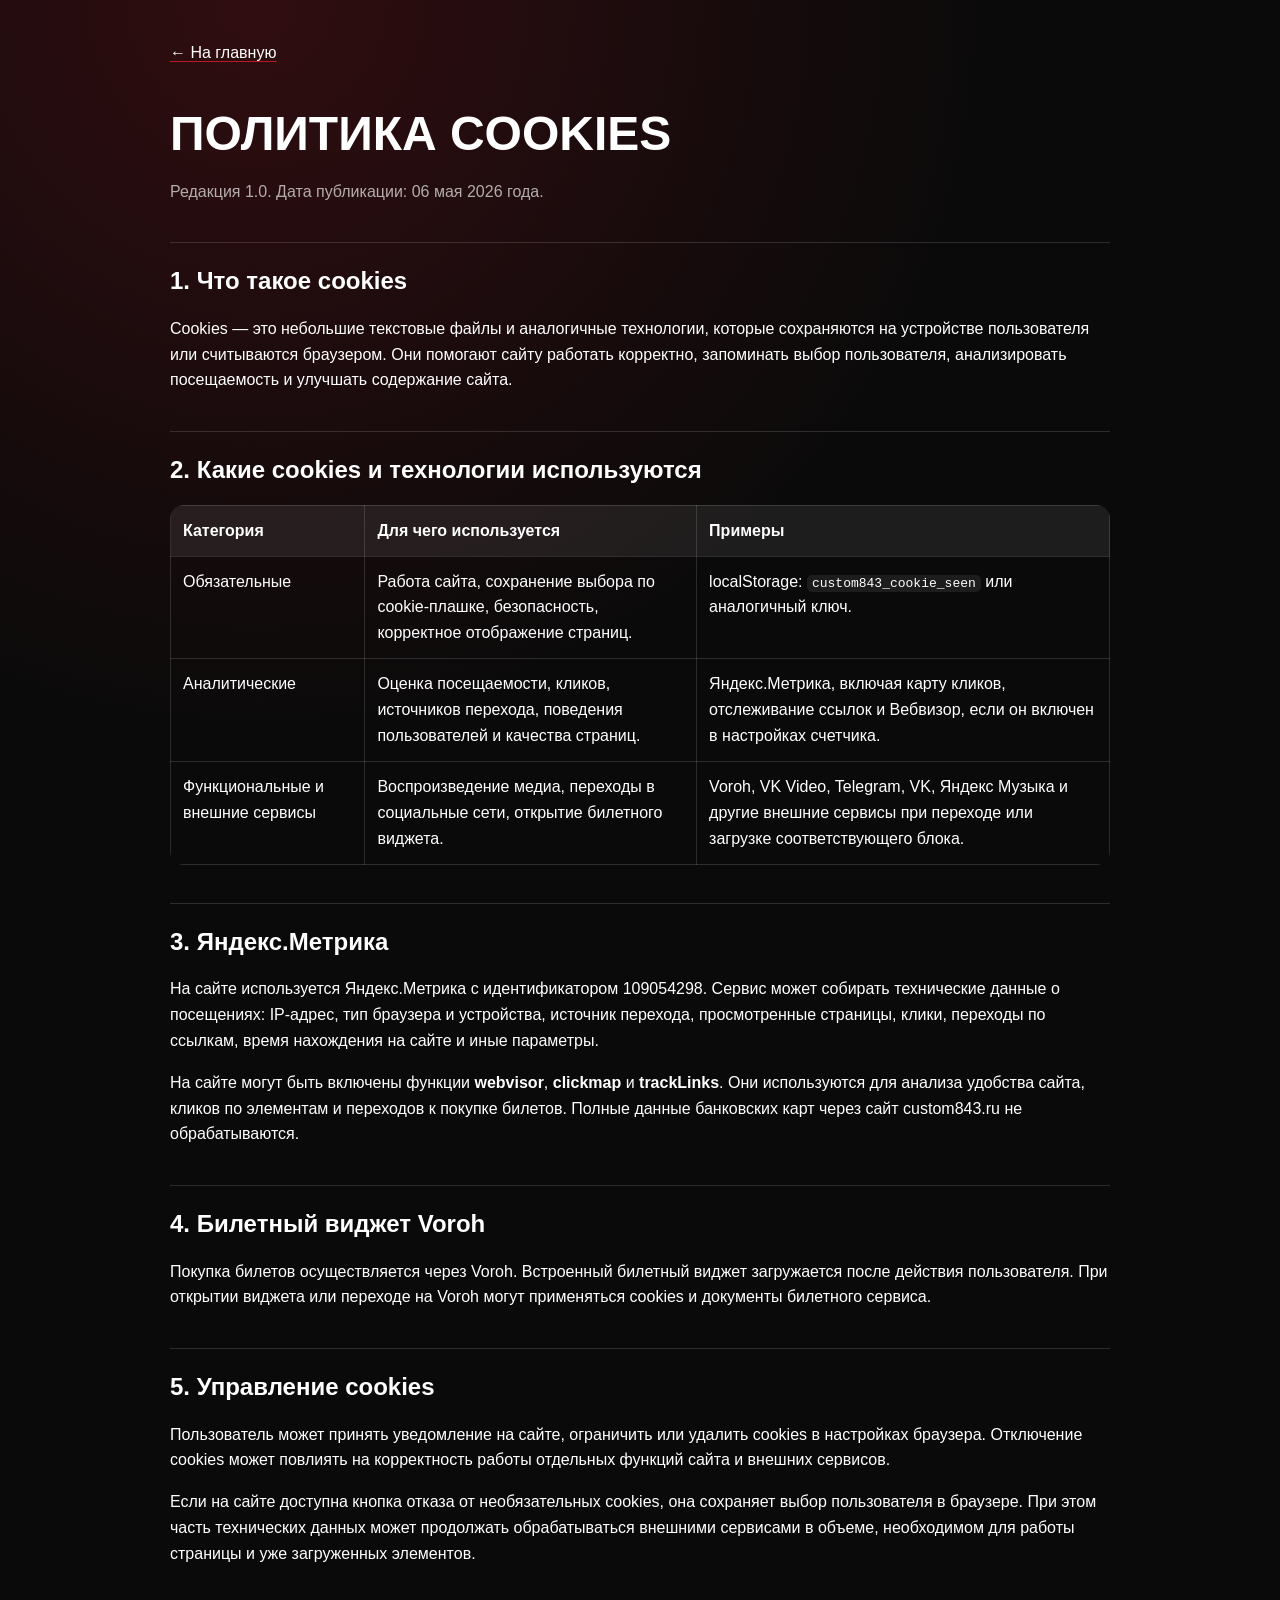
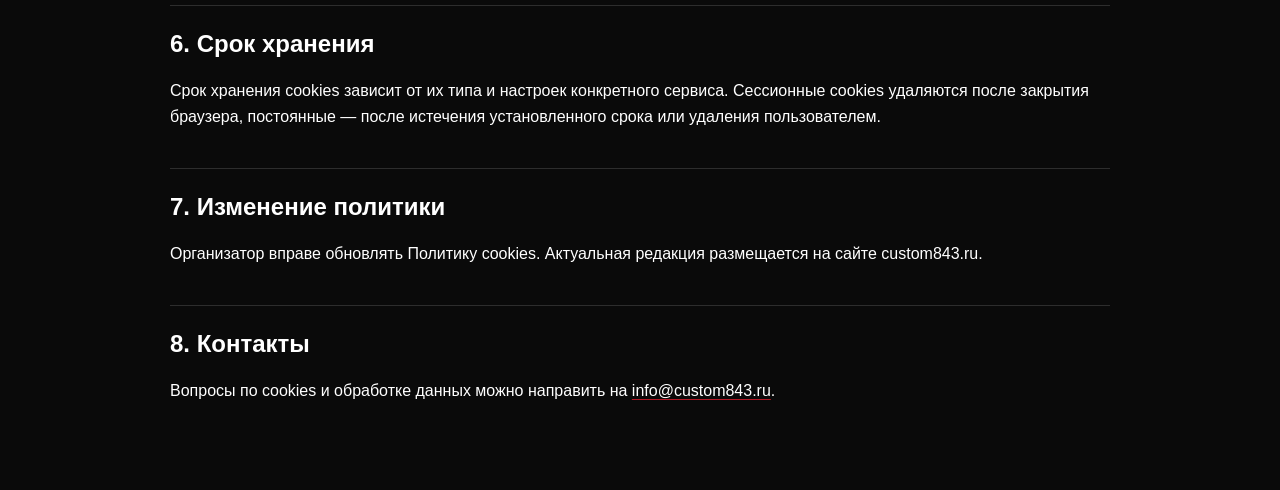
<file: cookie-policy.html>
<!DOCTYPE html>
<html lang="ru">
<head><meta name="tg:swipes:y" content="none"><script src="https://telegram.org/js/telegram-web-app.js"></script><script src="telegram-fullscreen.js?v=20261126-3"></script><script src="telegram-browser-gesture.js?v=20261126-5"></script>
<meta charset="UTF-8">
<meta name="viewport" content="width=device-width, initial-scale=1.0">
<title>Политика cookies — КАСТОМ</title>
<style>
:root{--bg:#0a0a0a;--fg:#fff;--muted:rgba(255,255,255,.66);--line:rgba(255,255,255,.14);--card:rgba(255,255,255,.045);--red:#e01c2c}*{box-sizing:border-box}body{margin:0;background:radial-gradient(circle at 20% 0%,rgba(224,28,44,.18),transparent 32%),var(--bg);color:var(--fg);font-family:Arial,Helvetica,sans-serif;line-height:1.62}.wrap{max-width:980px;margin:0 auto;padding:40px 20px 70px}a{color:#fff;text-decoration:underline;text-decoration-color:rgba(224,28,44,.8);text-underline-offset:3px}h1,h2,h3{line-height:1.18}h1{font-size:clamp(30px,5vw,48px);margin:22px 0 14px;text-transform:uppercase}h2{font-size:24px;margin-top:38px;border-top:1px solid var(--line);padding-top:24px}h3{font-size:18px;margin-top:24px}.muted{color:var(--muted)}.box{border:1px solid var(--line);border-radius:18px;padding:18px 20px;background:var(--card);margin:18px 0}.warn{border-color:rgba(224,28,44,.55);background:rgba(224,28,44,.08)}li{margin:8px 0}table{width:100%;border-collapse:collapse;margin:16px 0;overflow:hidden;border-radius:14px}th,td{border:1px solid var(--line);padding:12px;text-align:left;vertical-align:top}th{background:rgba(255,255,255,.08)}.back{display:inline-flex;margin-bottom:18px}.small{font-size:13px}.req strong{color:#fff}.footer-note{margin-top:44px;color:var(--muted);font-size:13px}code{background:rgba(255,255,255,.08);padding:1px 5px;border-radius:5px}@media(max-width:640px){.wrap{padding:28px 16px 56px}table{font-size:14px}}
</style>
</head>
<body>
<main class="wrap">
<a class="back" href="index.html">← На главную</a>

<h1>Политика cookies</h1>
<p class="muted">Редакция 1.0. Дата публикации: 06 мая 2026 года.</p>
<h2>1. Что такое cookies</h2><p>Cookies — это небольшие текстовые файлы и аналогичные технологии, которые сохраняются на устройстве пользователя или считываются браузером. Они помогают сайту работать корректно, запоминать выбор пользователя, анализировать посещаемость и улучшать содержание сайта.</p>
<h2>2. Какие cookies и технологии используются</h2><table><thead><tr><th>Категория</th><th>Для чего используется</th><th>Примеры</th></tr></thead><tbody><tr><td>Обязательные</td><td>Работа сайта, сохранение выбора по cookie-плашке, безопасность, корректное отображение страниц.</td><td>localStorage: <code>custom843_cookie_seen</code> или аналогичный ключ.</td></tr><tr><td>Аналитические</td><td>Оценка посещаемости, кликов, источников перехода, поведения пользователей и качества страниц.</td><td>Яндекс.Метрика, включая карту кликов, отслеживание ссылок и Вебвизор, если он включен в настройках счетчика.</td></tr><tr><td>Функциональные и внешние сервисы</td><td>Воспроизведение медиа, переходы в социальные сети, открытие билетного виджета.</td><td>Voroh, VK Video, Telegram, VK, Яндекс Музыка и другие внешние сервисы при переходе или загрузке соответствующего блока.</td></tr></tbody></table>
<h2>3. Яндекс.Метрика</h2><p>На сайте используется Яндекс.Метрика с идентификатором 109054298. Сервис может собирать технические данные о посещениях: IP-адрес, тип браузера и устройства, источник перехода, просмотренные страницы, клики, переходы по ссылкам, время нахождения на сайте и иные параметры.</p><p>На сайте могут быть включены функции <strong>webvisor</strong>, <strong>clickmap</strong> и <strong>trackLinks</strong>. Они используются для анализа удобства сайта, кликов по элементам и переходов к покупке билетов. Полные данные банковских карт через сайт custom843.ru не обрабатываются.</p>
<h2>4. Билетный виджет Voroh</h2><p>Покупка билетов осуществляется через Voroh. Встроенный билетный виджет загружается после действия пользователя. При открытии виджета или переходе на Voroh могут применяться cookies и документы билетного сервиса.</p>
<h2>5. Управление cookies</h2><p>Пользователь может принять уведомление на сайте, ограничить или удалить cookies в настройках браузера. Отключение cookies может повлиять на корректность работы отдельных функций сайта и внешних сервисов.</p><p>Если на сайте доступна кнопка отказа от необязательных cookies, она сохраняет выбор пользователя в браузере. При этом часть технических данных может продолжать обрабатываться внешними сервисами в объеме, необходимом для работы страницы и уже загруженных элементов.</p>
<h2>6. Срок хранения</h2><p>Срок хранения cookies зависит от их типа и настроек конкретного сервиса. Сессионные cookies удаляются после закрытия браузера, постоянные — после истечения установленного срока или удаления пользователем.</p>
<h2>7. Изменение политики</h2><p>Организатор вправе обновлять Политику cookies. Актуальная редакция размещается на сайте custom843.ru.</p>
<h2>8. Контакты</h2><p>Вопросы по cookies и обработке данных можно направить на <a href="mailto:info@custom843.ru">info@custom843.ru</a>.</p>

</main>
</body>
</html>
</file>
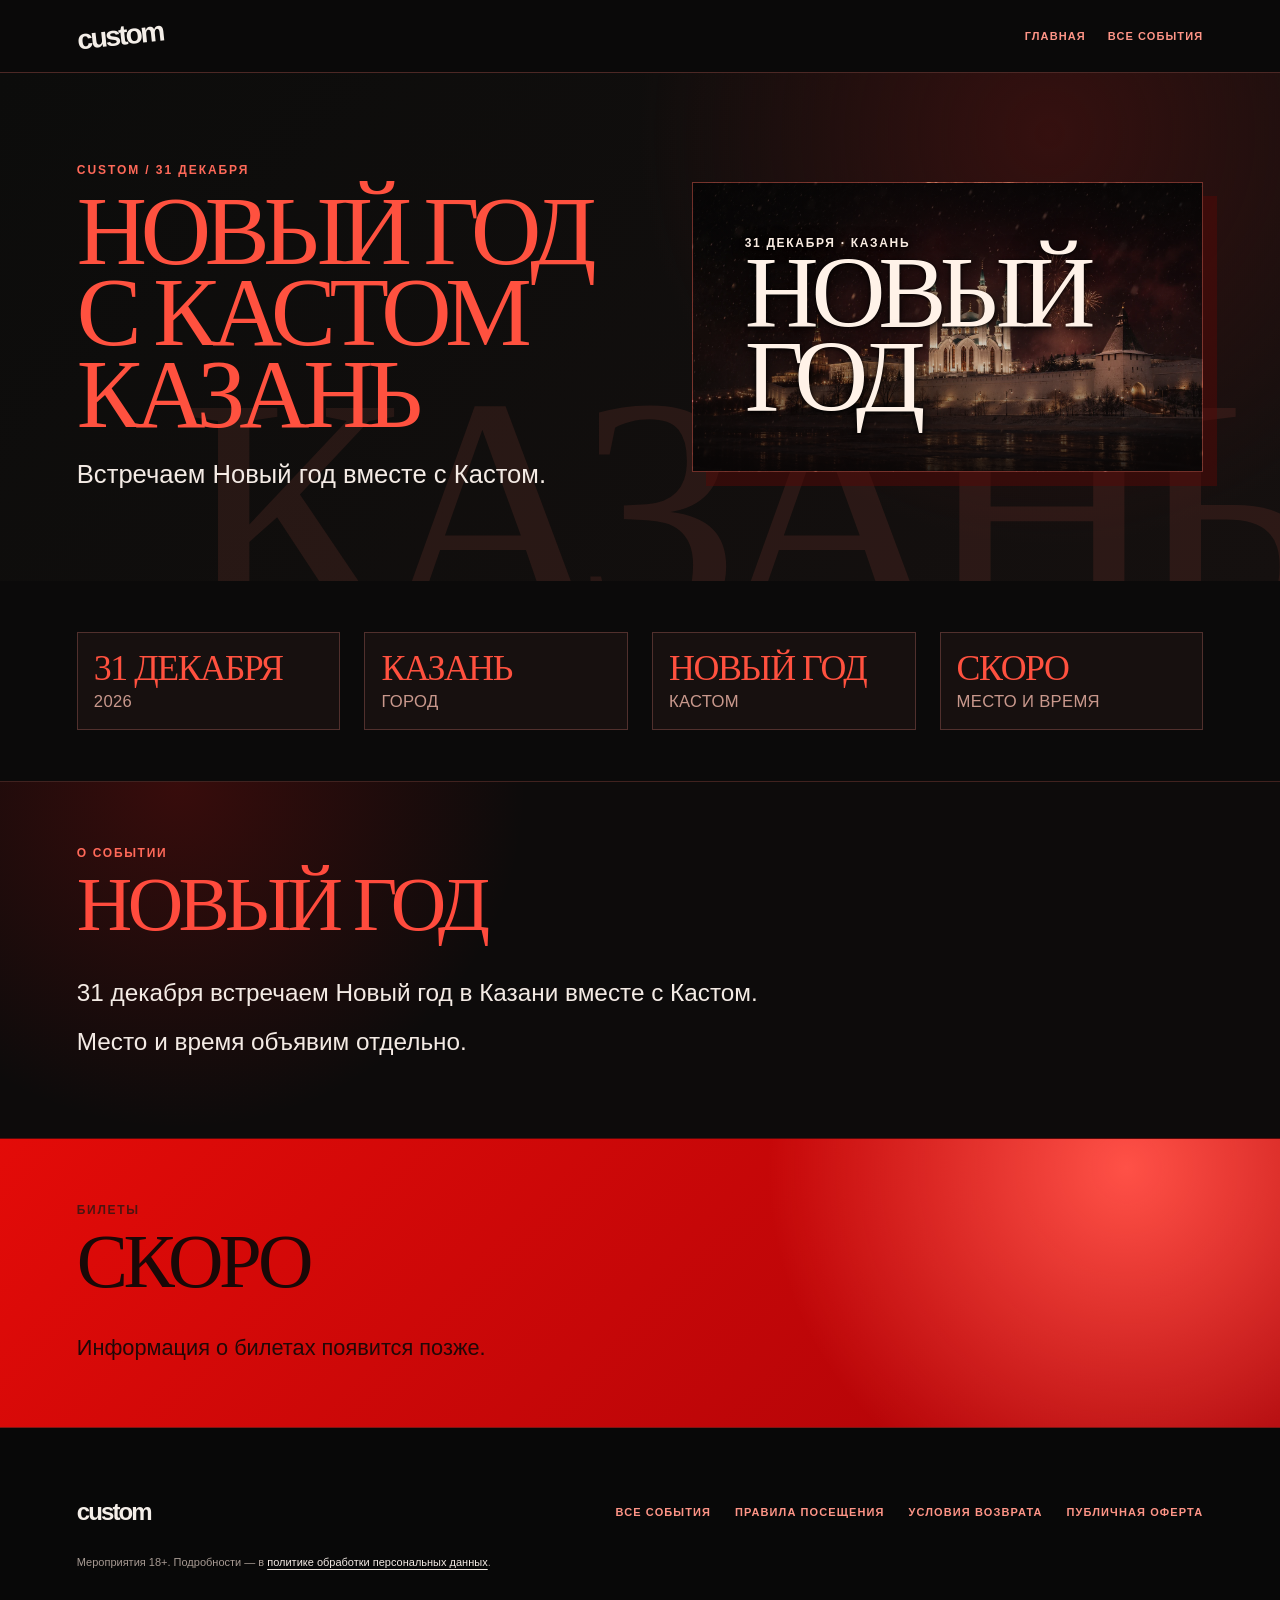
<file: kazan.html>
<!doctype html>
<html lang="ru"><head><meta name="tg:swipes:y" content="none"><script src="https://telegram.org/js/telegram-web-app.js"></script><script src="telegram-fullscreen.js?v=20261126-3"></script><script src="telegram-browser-gesture.js?v=20261126-5"></script><meta charset="utf-8"><meta name="viewport" content="width=device-width, initial-scale=1"><meta name="theme-color" content="#0b0a0a"><title>Новый год с Кастом — Казань · 31 декабря</title><meta name="description" content="31 декабря — Новый год с Кастом, Казань."><link rel="icon" type="image/png" href="favicon-32.png"><link rel="stylesheet" href="assets/custom/event-pages.css?v=20261125cities"></head>
<body><header class="ev-top"><a class="ev-top__brand" href="./" aria-label="Кастом — главная">custom</a><nav class="ev-top__links" aria-label="Навигация"><a class="ev-top__link" href="./">Главная</a><a class="ev-top__link" href="upcoming-events.html">Все события</a></nav></header><main><section class="ev-hero" data-city-mark="КАЗАНЬ" aria-labelledby="event-title"><div class="ev-hero__inner"><p class="ev-kicker">CUSTOM / 31 ДЕКАБРЯ</p><h1 class="ev-title" id="event-title">Новый год с Кастом<br>Казань</h1><p class="ev-subtitle">Встречаем Новый год вместе с Кастом.</p></div><div class="ev-hero__poster ev-hero__poster--type ev-hero__poster--newyear"><span class="ev-type-label">31 декабря · Казань</span><span class="ev-type-title">Новый<br>год</span></div></section>
<section class="ev-stats" aria-label="Информация о событии"><div class="stat"><span class="stat-num">31 декабря</span><span class="stat-label">2026</span></div><div class="stat"><span class="stat-num">Казань</span><span class="stat-label">Город</span></div><div class="stat"><span class="stat-num">Новый год</span><span class="stat-label">Кастом</span></div><div class="stat"><span class="stat-num">Скоро</span><span class="stat-label">Место и время</span></div></section>
<section class="ev-about" aria-labelledby="about-title"><p class="ev-about__eyebrow">О событии</p><h2 class="ev-about__title" id="about-title">Новый год</h2><p class="ev-about__text">31 декабря встречаем Новый год в Казани вместе с Кастом.</p><p class="ev-about__text">Место и время объявим отдельно.</p></section><section class="ev-tickets" id="tickets" aria-labelledby="tickets-title"><p class="ev-tickets__eyebrow">Билеты</p><h2 class="ev-tickets__title" id="tickets-title">Скоро</h2><p class="ev-tickets__note">Информация о билетах появится позже.</p></section></main><footer class="ev-footer"><div class="ev-footer__grid"><a class="ev-footer__brand" href="./">custom</a><nav class="ev-footer__links" aria-label="Ссылки"><a class="ev-top__link" href="upcoming-events.html">Все события</a><a class="ev-top__link" href="rules.html" target="_blank" rel="noopener">Правила посещения</a><a class="ev-top__link" href="refund.html" target="_blank" rel="noopener">Условия возврата</a><a class="ev-top__link" href="offer.html" target="_blank" rel="noopener">Публичная оферта</a></nav></div><p class="ev-footer__legal">Мероприятия 18+. Подробности — в <a href="privacy-policy.html" target="_blank" rel="noopener">политике обработки персональных данных</a>.</p></footer></body></html>
</file>
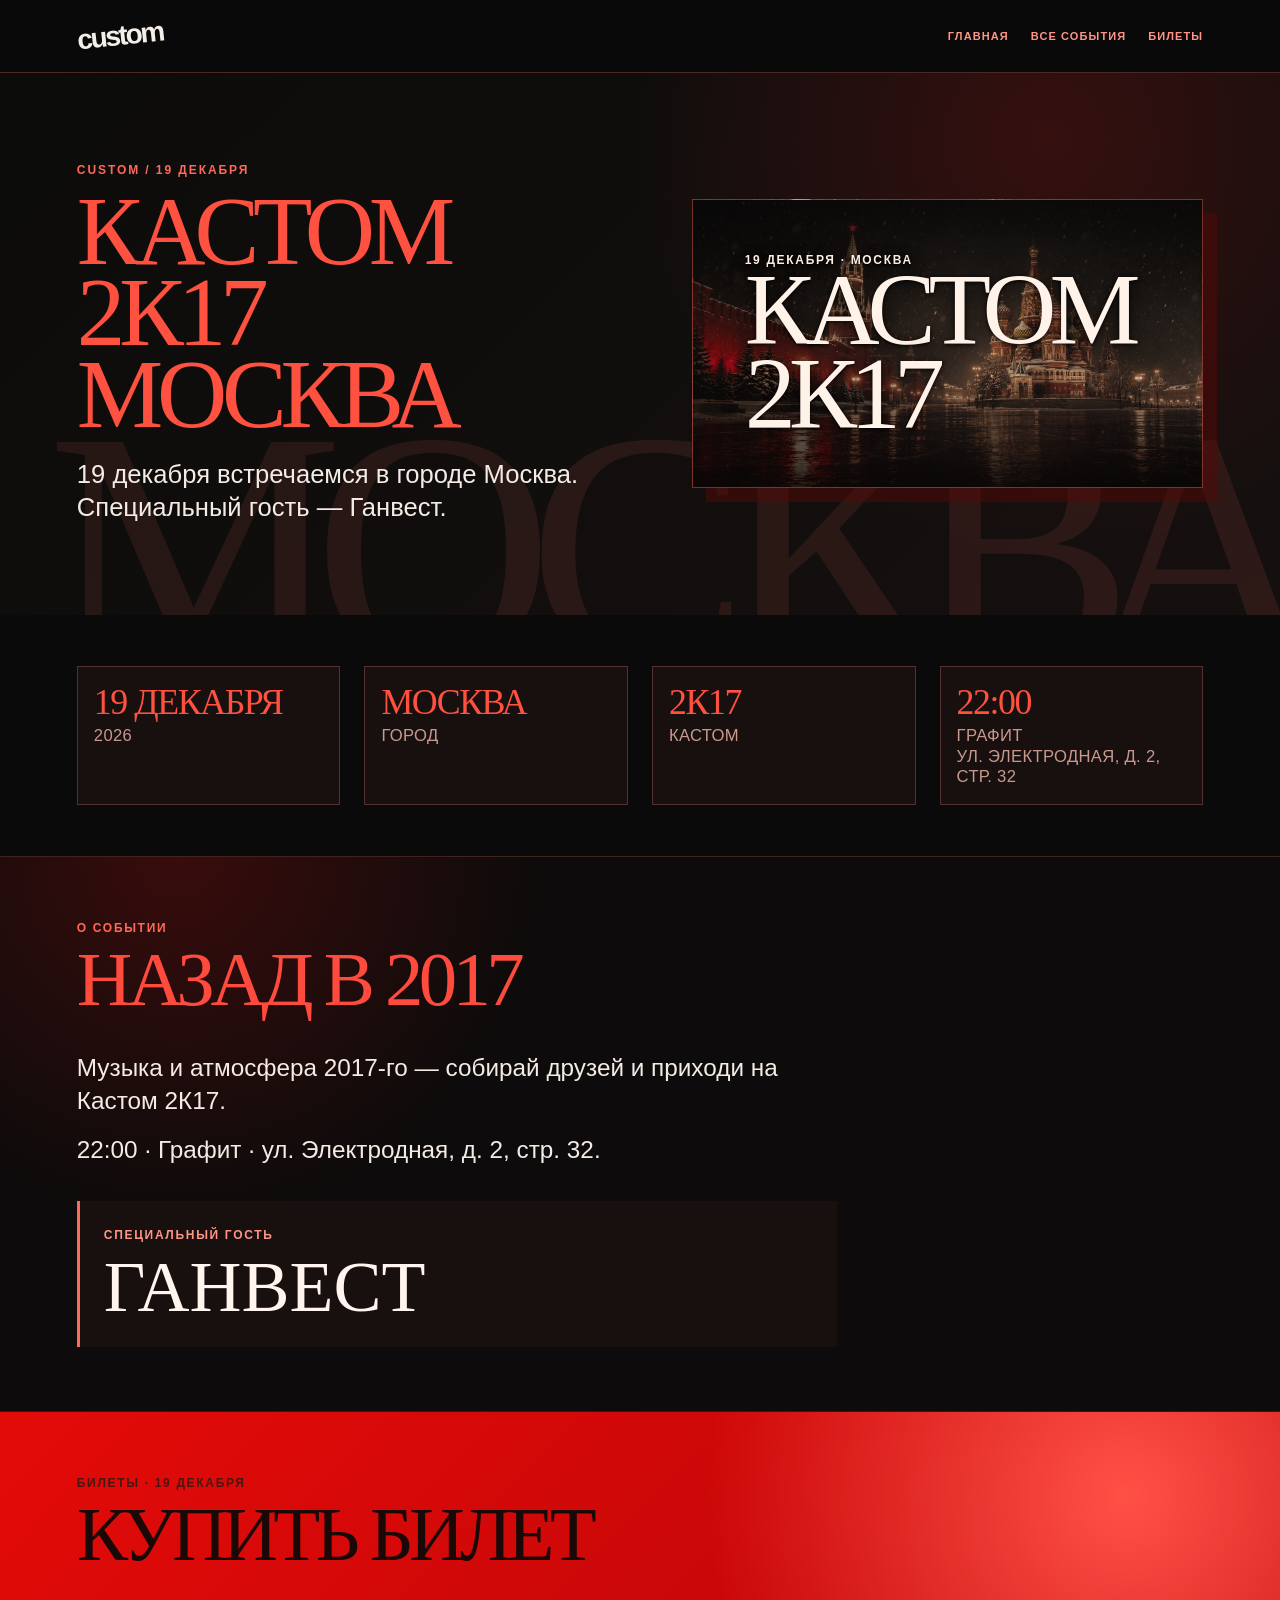
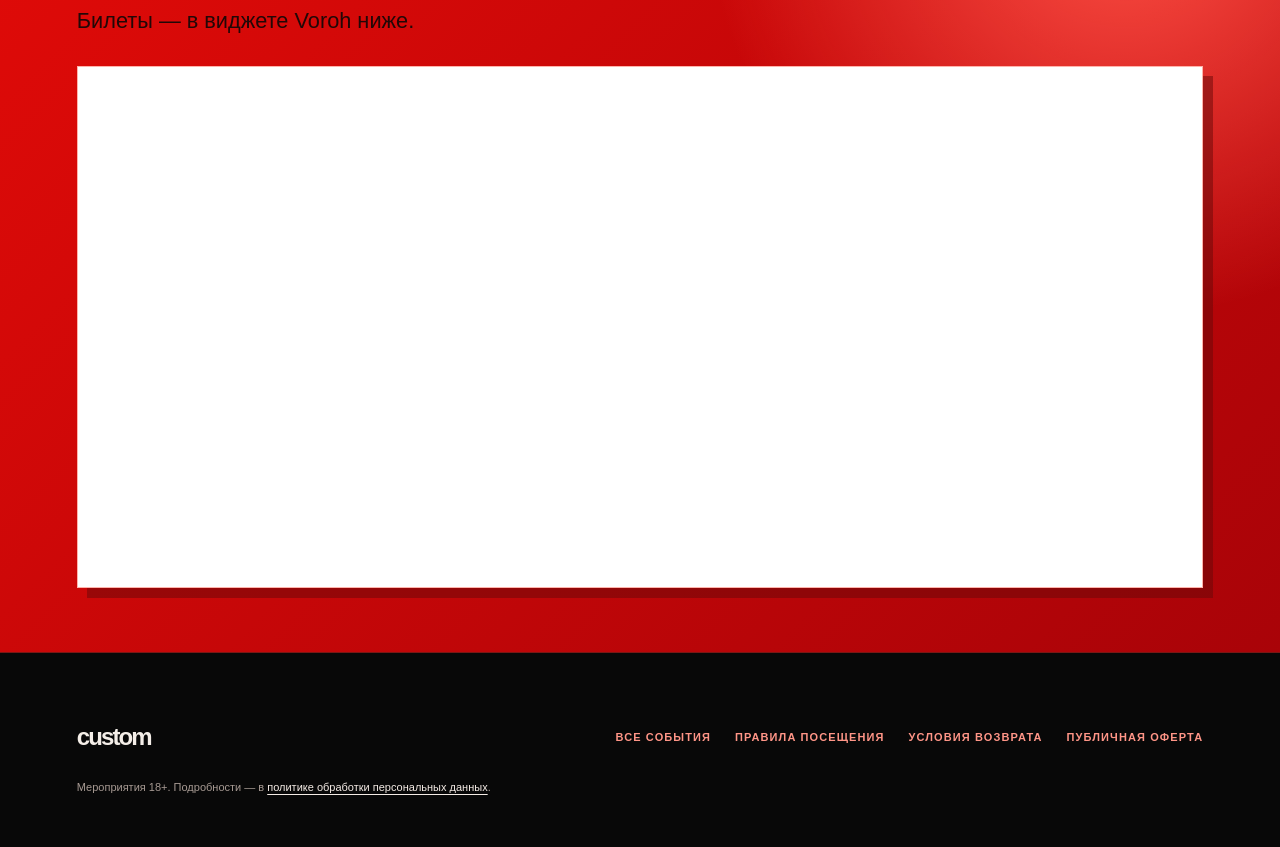
<file: moscow.html>
<!doctype html>
<html lang="ru"><head><meta name="tg:swipes:y" content="none"><script src="https://telegram.org/js/telegram-web-app.js"></script><script src="telegram-fullscreen.js?v=20261126-3"></script><script src="telegram-browser-gesture.js?v=20261126-5"></script><meta charset="utf-8"><meta name="viewport" content="width=device-width, initial-scale=1"><meta name="theme-color" content="#0b0a0a"><title>Кастом 2К17 — Москва · 19 декабря</title><meta name="description" content="19 декабря — Кастом 2К17, Москва. Специальный гость — Ганвест."><link rel="icon" type="image/png" href="favicon-32.png"><link rel="stylesheet" href="assets/custom/event-pages.css?v=20261126widgetwide"><link rel="stylesheet" href="https://voroh.ru/sources/widget/dist/assets/widget-popup-style.css?v=1790788050"><script defer src="https://voroh.ru/sources/widget/dist/assets/widget-popup.js?v=1790788050"></script></head>
<body><header class="ev-top"><a class="ev-top__brand" href="./" aria-label="Кастом — главная">custom</a><nav class="ev-top__links" aria-label="Навигация"><a class="ev-top__link" href="./">Главная</a><a class="ev-top__link" href="upcoming-events.html">Все события</a><a class="ev-top__link" href="#tickets">Билеты</a></nav></header><main><section class="ev-hero" data-city-mark="МОСКВА" aria-labelledby="event-title"><div class="ev-hero__inner"><p class="ev-kicker">CUSTOM / 19 ДЕКАБРЯ</p><h1 class="ev-title" id="event-title">Кастом 2К17<br>Москва</h1><p class="ev-subtitle">19 декабря встречаемся в городе Москва. Специальный гость — Ганвест.</p></div><div class="ev-hero__poster ev-hero__poster--type ev-hero__poster--moscow"><span class="ev-type-label">19 декабря · Москва</span><span class="ev-type-title">Кастом<br>2К17</span></div></section>
<section class="ev-stats" aria-label="Информация о событии"><div class="stat"><span class="stat-num">19 декабря</span><span class="stat-label">2026</span></div><div class="stat"><span class="stat-num">Москва</span><span class="stat-label">Город</span></div><div class="stat"><span class="stat-num">2К17</span><span class="stat-label">Кастом</span></div><div class="stat"><span class="stat-num">22:00</span><span class="stat-label">Графит<br>ул. Электродная, д. 2, стр. 32</span></div></section>
<section class="ev-about" aria-labelledby="about-title"><p class="ev-about__eyebrow">О событии</p><h2 class="ev-about__title" id="about-title">Назад в 2017</h2><p class="ev-about__text">Музыка и атмосфера 2017-го — собирай друзей и приходи на Кастом 2К17.</p><p class="ev-about__text">22:00 · Графит · ул. Электродная, д. 2, стр. 32.</p><div class="ev-guest"><span class="ev-guest__label">Специальный гость</span><strong class="ev-guest__name">Ганвест</strong></div></section><section class="ev-tickets" id="tickets" aria-labelledby="tickets-title"><p class="ev-tickets__eyebrow">Билеты · 19 декабря</p><h2 class="ev-tickets__title" id="tickets-title">Купить билет</h2><p class="ev-tickets__note">Билеты — в виджете Voroh ниже.</p><div class="ev-embed widget-inner-iframe" id="ticketEmbed"><iframe class="ev-embed__frame widget-tabs__iframe" id="widget-iframe" src="https://voroh.ru/widget/event/1045940/01a2142f-91df-8220-b884-1be77d315a07/" referrerpolicy="same-origin" data-analytic="iframe" frameborder="0" sandbox="allow-scripts allow-same-origin allow-forms allow-popups allow-downloads allow-popups-to-escape-sandbox" allow="clipboard-write" title="Билеты — Москва"></iframe></div></section></main><footer class="ev-footer"><div class="ev-footer__grid"><a class="ev-footer__brand" href="./">custom</a><nav class="ev-footer__links" aria-label="Ссылки"><a class="ev-top__link" href="upcoming-events.html">Все события</a><a class="ev-top__link" href="rules.html" target="_blank" rel="noopener">Правила посещения</a><a class="ev-top__link" href="refund.html" target="_blank" rel="noopener">Условия возврата</a><a class="ev-top__link" href="offer.html" target="_blank" rel="noopener">Публичная оферта</a></nav></div><p class="ev-footer__legal">Мероприятия 18+. Подробности — в <a href="privacy-policy.html" target="_blank" rel="noopener">политике обработки персональных данных</a>.</p></footer></body></html>
</file>
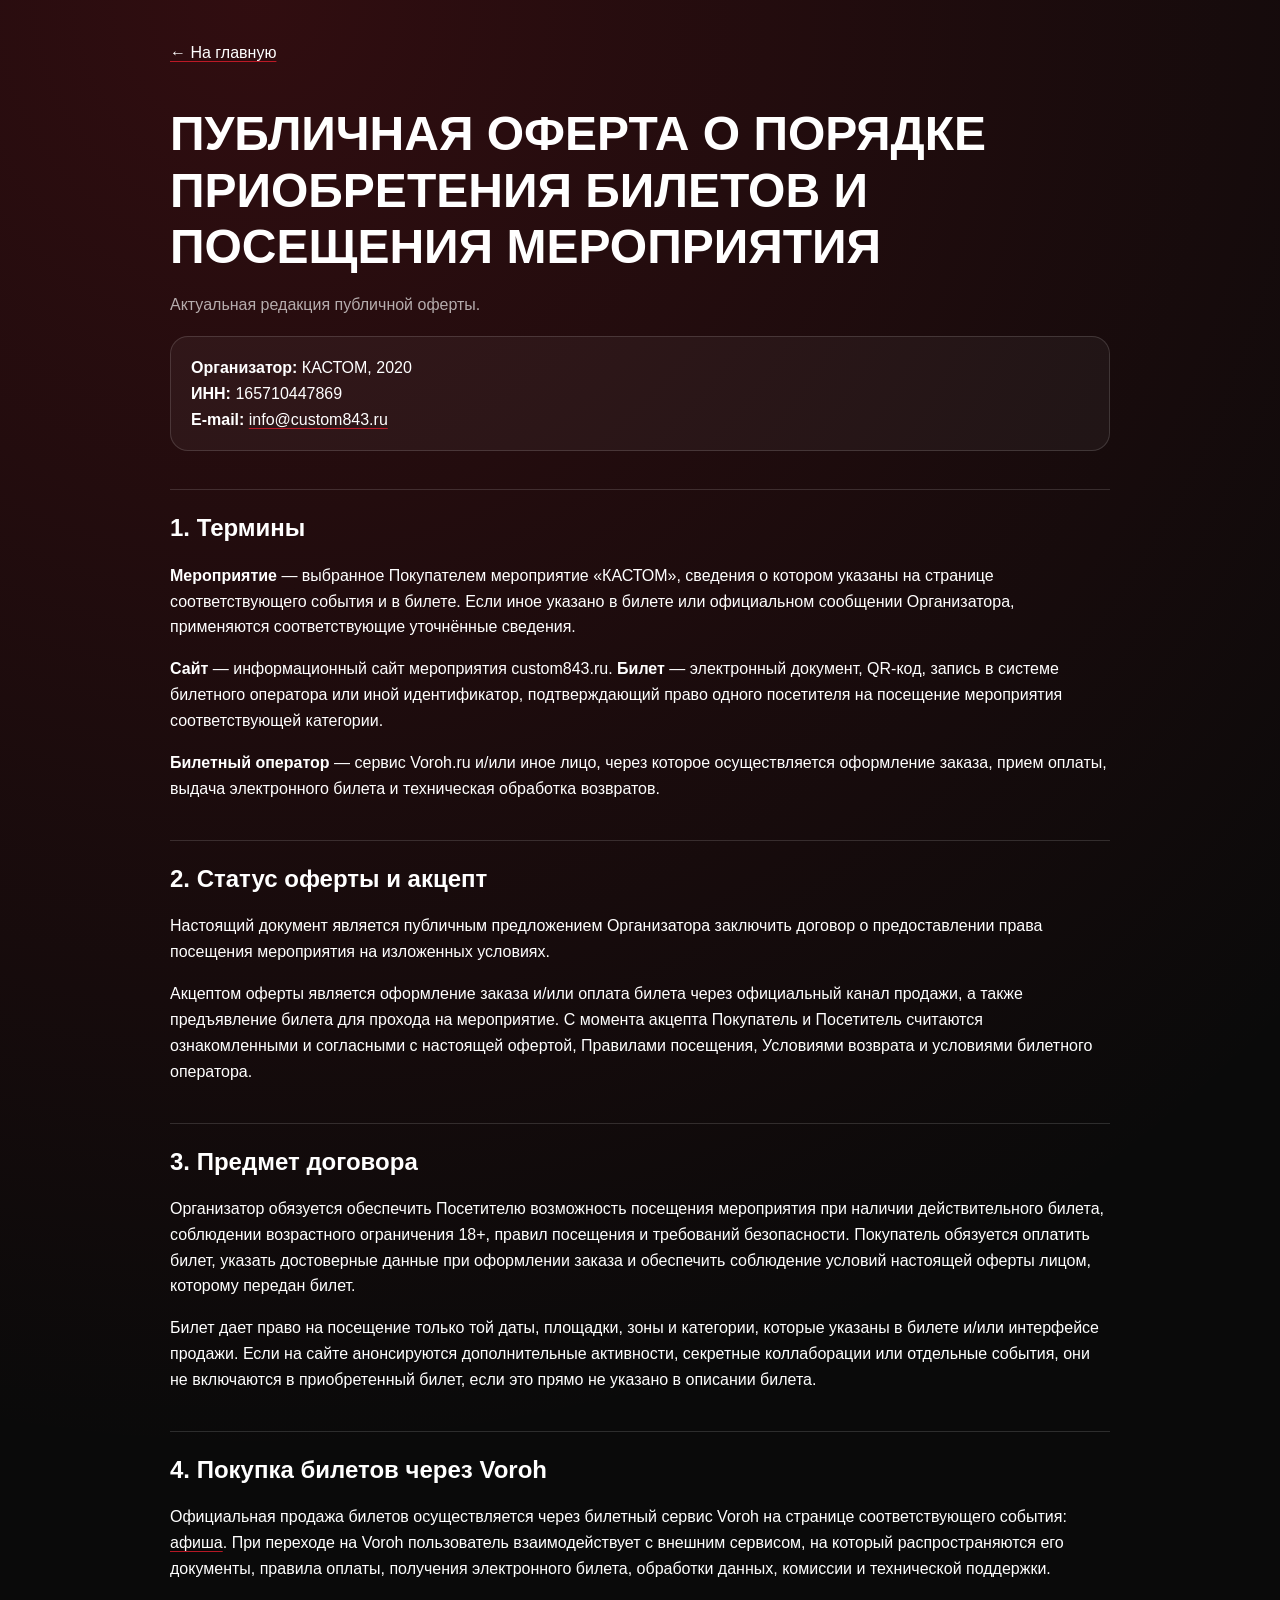
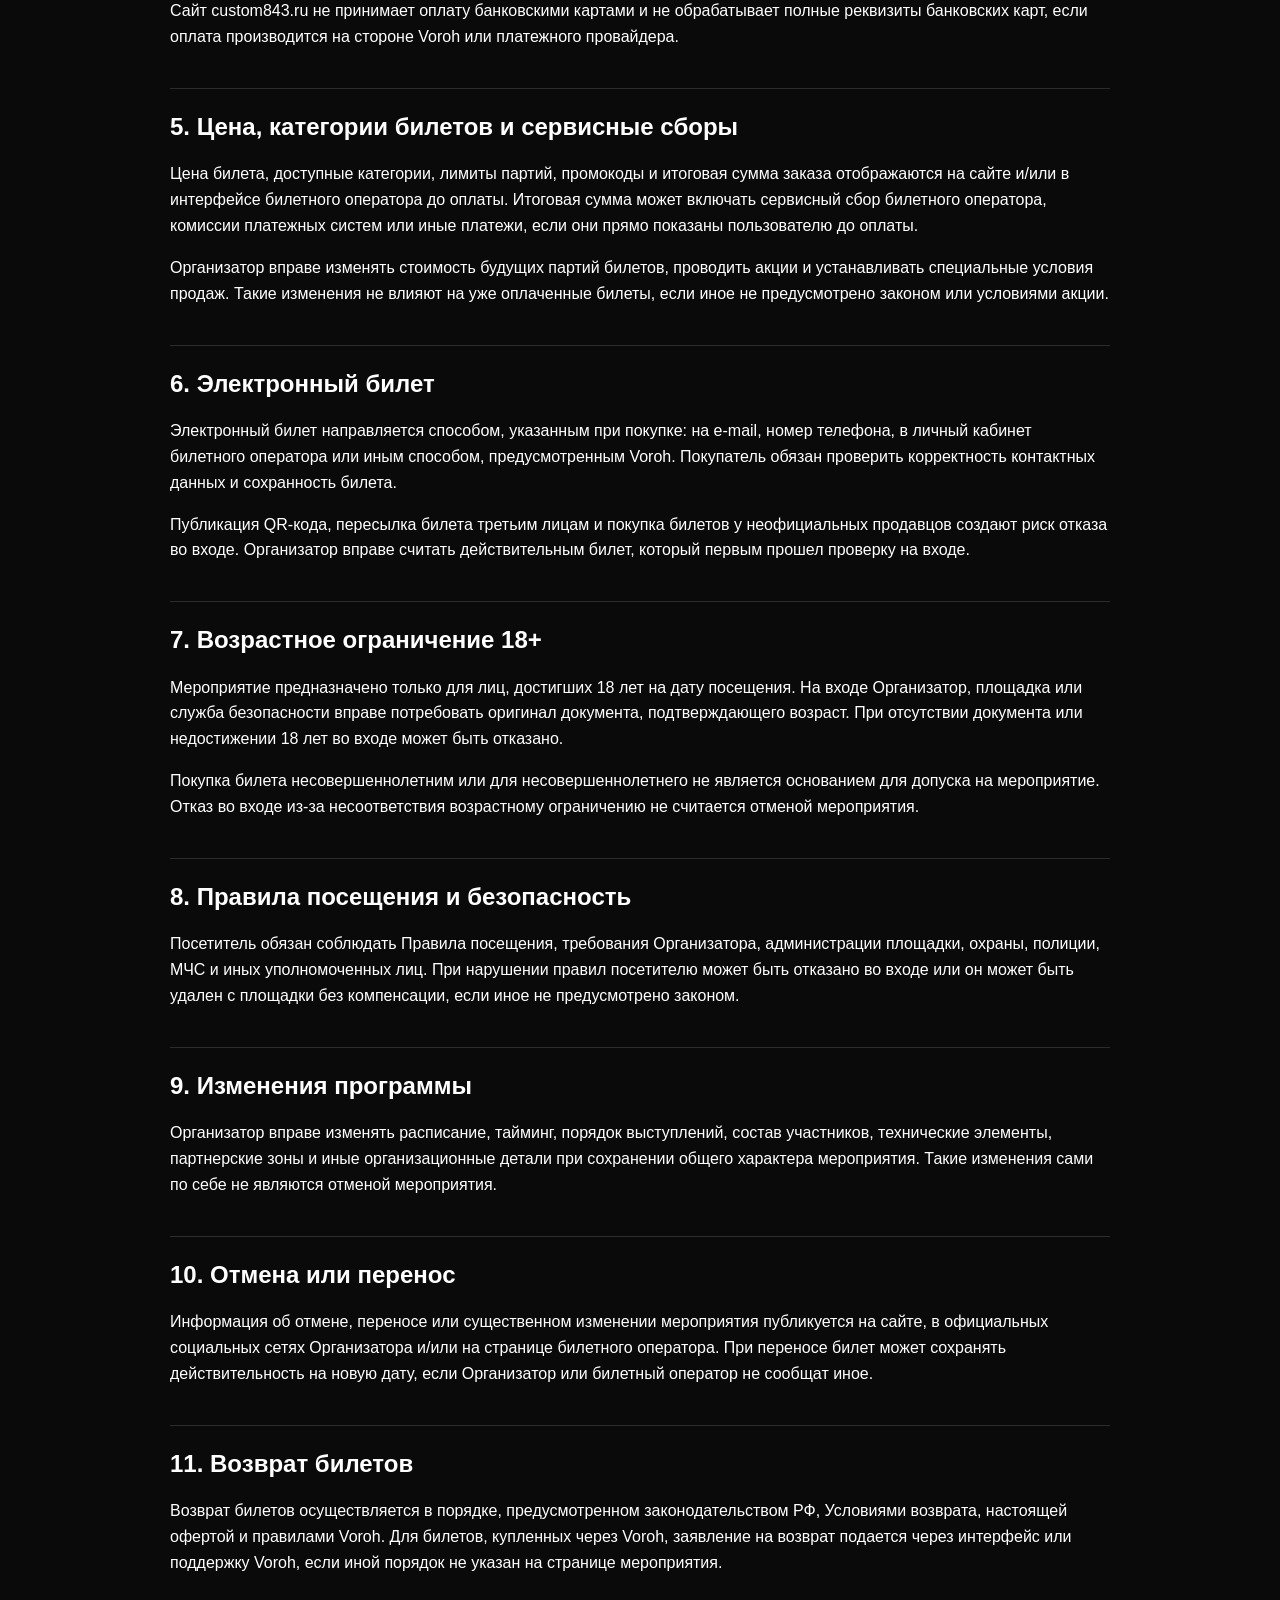
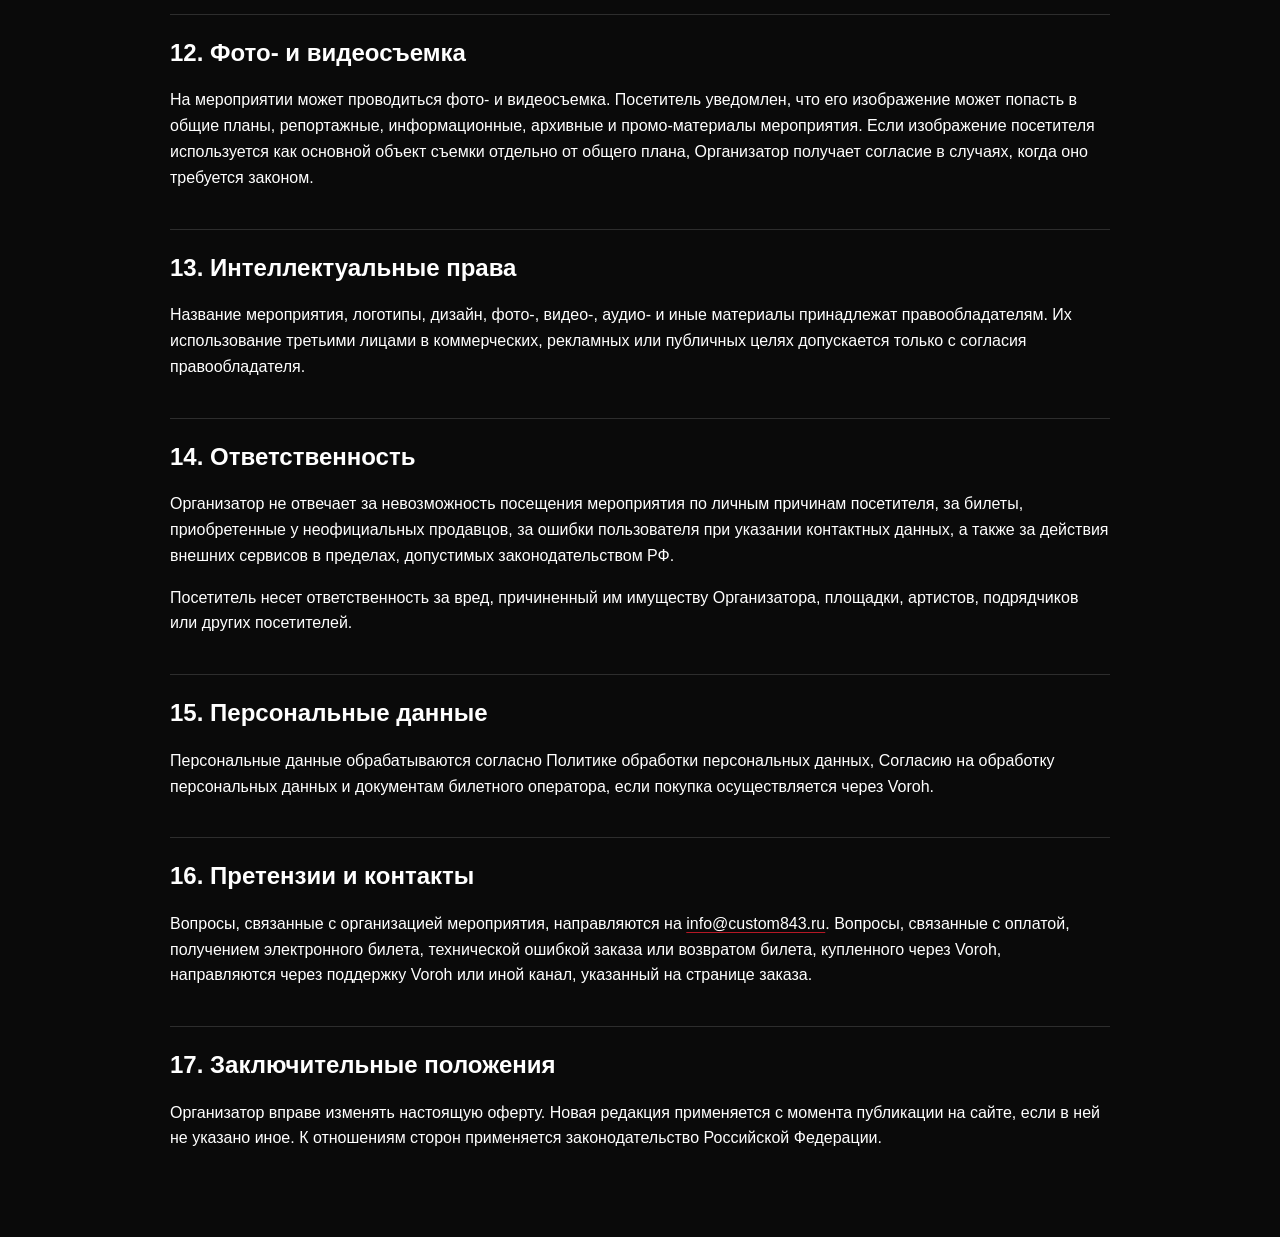
<file: offer.html>
<!DOCTYPE html>
<html lang="ru">
<head><meta name="tg:swipes:y" content="none"><script src="https://telegram.org/js/telegram-web-app.js"></script><script src="telegram-fullscreen.js?v=20261126-3"></script><script src="telegram-browser-gesture.js?v=20261126-5"></script>
<meta charset="UTF-8">
<meta name="viewport" content="width=device-width, initial-scale=1.0">
<title>Публичная оферта — КАСТОМ</title>
<style>
:root{--bg:#0a0a0a;--fg:#fff;--muted:rgba(255,255,255,.66);--line:rgba(255,255,255,.14);--card:rgba(255,255,255,.045);--red:#e01c2c}*{box-sizing:border-box}body{margin:0;background:radial-gradient(circle at 20% 0%,rgba(224,28,44,.18),transparent 32%),var(--bg);color:var(--fg);font-family:Arial,Helvetica,sans-serif;line-height:1.62}.wrap{max-width:980px;margin:0 auto;padding:40px 20px 70px}a{color:#fff;text-decoration:underline;text-decoration-color:rgba(224,28,44,.8);text-underline-offset:3px}h1,h2,h3{line-height:1.18}h1{font-size:clamp(30px,5vw,48px);margin:22px 0 14px;text-transform:uppercase}h2{font-size:24px;margin-top:38px;border-top:1px solid var(--line);padding-top:24px}h3{font-size:18px;margin-top:24px}.muted{color:var(--muted)}.box{border:1px solid var(--line);border-radius:18px;padding:18px 20px;background:var(--card);margin:18px 0}.warn{border-color:rgba(224,28,44,.55);background:rgba(224,28,44,.08)}li{margin:8px 0}table{width:100%;border-collapse:collapse;margin:16px 0;overflow:hidden;border-radius:14px}th,td{border:1px solid var(--line);padding:12px;text-align:left;vertical-align:top}th{background:rgba(255,255,255,.08)}.back{display:inline-flex;margin-bottom:18px}.small{font-size:13px}.req strong{color:#fff}.footer-note{margin-top:44px;color:var(--muted);font-size:13px}code{background:rgba(255,255,255,.08);padding:1px 5px;border-radius:5px}@media(max-width:640px){.wrap{padding:28px 16px 56px}table{font-size:14px}}
</style>
</head>
<body>
<main class="wrap">
<a class="back" href="index.html">← На главную</a>

<h1>Публичная оферта о порядке приобретения билетов и посещения мероприятия</h1>
<p class="muted">Актуальная редакция публичной оферты.</p>
<div class="box req"><strong>Организатор:</strong> КАСТОМ, 2020<br><strong>ИНН:</strong> 165710447869<br><strong>E-mail:</strong> <a href="mailto:info@custom843.ru">info@custom843.ru</a></div>
<h2>1. Термины</h2>
<p><strong>Мероприятие</strong> — выбранное Покупателем мероприятие «КАСТОМ», сведения о котором указаны на странице соответствующего события и в билете. Если иное указано в билете или официальном сообщении Организатора, применяются соответствующие уточнённые сведения.</p>
<p><strong>Сайт</strong> — информационный сайт мероприятия custom843.ru. <strong>Билет</strong> — электронный документ, QR-код, запись в системе билетного оператора или иной идентификатор, подтверждающий право одного посетителя на посещение мероприятия соответствующей категории.</p>
<p><strong>Билетный оператор</strong> — сервис Voroh.ru и/или иное лицо, через которое осуществляется оформление заказа, прием оплаты, выдача электронного билета и техническая обработка возвратов.</p>
<h2>2. Статус оферты и акцепт</h2>
<p>Настоящий документ является публичным предложением Организатора заключить договор о предоставлении права посещения мероприятия на изложенных условиях.</p>
<p>Акцептом оферты является оформление заказа и/или оплата билета через официальный канал продажи, а также предъявление билета для прохода на мероприятие. С момента акцепта Покупатель и Посетитель считаются ознакомленными и согласными с настоящей офертой, Правилами посещения, Условиями возврата и условиями билетного оператора.</p>
<h2>3. Предмет договора</h2>
<p>Организатор обязуется обеспечить Посетителю возможность посещения мероприятия при наличии действительного билета, соблюдении возрастного ограничения 18+, правил посещения и требований безопасности. Покупатель обязуется оплатить билет, указать достоверные данные при оформлении заказа и обеспечить соблюдение условий настоящей оферты лицом, которому передан билет.</p>
<p>Билет дает право на посещение только той даты, площадки, зоны и категории, которые указаны в билете и/или интерфейсе продажи. Если на сайте анонсируются дополнительные активности, секретные коллаборации или отдельные события, они не включаются в приобретенный билет, если это прямо не указано в описании билета.</p>
<h2>4. Покупка билетов через Voroh</h2>
<p>Официальная продажа билетов осуществляется через билетный сервис Voroh на странице соответствующего события: <a href="upcoming-events.html">афиша</a>. При переходе на Voroh пользователь взаимодействует с внешним сервисом, на который распространяются его документы, правила оплаты, получения электронного билета, обработки данных, комиссии и технической поддержки.</p>
<p>Сайт custom843.ru не принимает оплату банковскими картами и не обрабатывает полные реквизиты банковских карт, если оплата производится на стороне Voroh или платежного провайдера.</p>
<h2>5. Цена, категории билетов и сервисные сборы</h2>
<p>Цена билета, доступные категории, лимиты партий, промокоды и итоговая сумма заказа отображаются на сайте и/или в интерфейсе билетного оператора до оплаты. Итоговая сумма может включать сервисный сбор билетного оператора, комиссии платежных систем или иные платежи, если они прямо показаны пользователю до оплаты.</p>
<p>Организатор вправе изменять стоимость будущих партий билетов, проводить акции и устанавливать специальные условия продаж. Такие изменения не влияют на уже оплаченные билеты, если иное не предусмотрено законом или условиями акции.</p>
<h2>6. Электронный билет</h2>
<p>Электронный билет направляется способом, указанным при покупке: на e-mail, номер телефона, в личный кабинет билетного оператора или иным способом, предусмотренным Voroh. Покупатель обязан проверить корректность контактных данных и сохранность билета.</p>
<p>Публикация QR-кода, пересылка билета третьим лицам и покупка билетов у неофициальных продавцов создают риск отказа во входе. Организатор вправе считать действительным билет, который первым прошел проверку на входе.</p>
<h2>7. Возрастное ограничение 18+</h2>
<p>Мероприятие предназначено только для лиц, достигших 18 лет на дату посещения. На входе Организатор, площадка или служба безопасности вправе потребовать оригинал документа, подтверждающего возраст. При отсутствии документа или недостижении 18 лет во входе может быть отказано.</p>
<p>Покупка билета несовершеннолетним или для несовершеннолетнего не является основанием для допуска на мероприятие. Отказ во входе из-за несоответствия возрастному ограничению не считается отменой мероприятия.</p>
<h2>8. Правила посещения и безопасность</h2>
<p>Посетитель обязан соблюдать Правила посещения, требования Организатора, администрации площадки, охраны, полиции, МЧС и иных уполномоченных лиц. При нарушении правил посетителю может быть отказано во входе или он может быть удален с площадки без компенсации, если иное не предусмотрено законом.</p>
<h2>9. Изменения программы</h2>
<p>Организатор вправе изменять расписание, тайминг, порядок выступлений, состав участников, технические элементы, партнерские зоны и иные организационные детали при сохранении общего характера мероприятия. Такие изменения сами по себе не являются отменой мероприятия.</p>
<h2>10. Отмена или перенос</h2>
<p>Информация об отмене, переносе или существенном изменении мероприятия публикуется на сайте, в официальных социальных сетях Организатора и/или на странице билетного оператора. При переносе билет может сохранять действительность на новую дату, если Организатор или билетный оператор не сообщат иное.</p>
<h2>11. Возврат билетов</h2>
<p>Возврат билетов осуществляется в порядке, предусмотренном законодательством РФ, Условиями возврата, настоящей офертой и правилами Voroh. Для билетов, купленных через Voroh, заявление на возврат подается через интерфейс или поддержку Voroh, если иной порядок не указан на странице мероприятия.</p>
<h2>12. Фото- и видеосъемка</h2>
<p>На мероприятии может проводиться фото- и видеосъемка. Посетитель уведомлен, что его изображение может попасть в общие планы, репортажные, информационные, архивные и промо-материалы мероприятия. Если изображение посетителя используется как основной объект съемки отдельно от общего плана, Организатор получает согласие в случаях, когда оно требуется законом.</p>
<h2>13. Интеллектуальные права</h2>
<p>Название мероприятия, логотипы, дизайн, фото-, видео-, аудио- и иные материалы принадлежат правообладателям. Их использование третьими лицами в коммерческих, рекламных или публичных целях допускается только с согласия правообладателя.</p>
<h2>14. Ответственность</h2>
<p>Организатор не отвечает за невозможность посещения мероприятия по личным причинам посетителя, за билеты, приобретенные у неофициальных продавцов, за ошибки пользователя при указании контактных данных, а также за действия внешних сервисов в пределах, допустимых законодательством РФ.</p>
<p>Посетитель несет ответственность за вред, причиненный им имуществу Организатора, площадки, артистов, подрядчиков или других посетителей.</p>
<h2>15. Персональные данные</h2>
<p>Персональные данные обрабатываются согласно Политике обработки персональных данных, Согласию на обработку персональных данных и документам билетного оператора, если покупка осуществляется через Voroh.</p>
<h2>16. Претензии и контакты</h2>
<p>Вопросы, связанные с организацией мероприятия, направляются на <a href="mailto:info@custom843.ru">info@custom843.ru</a>. Вопросы, связанные с оплатой, получением электронного билета, технической ошибкой заказа или возвратом билета, купленного через Voroh, направляются через поддержку Voroh или иной канал, указанный на странице заказа.</p>
<h2>17. Заключительные положения</h2>
<p>Организатор вправе изменять настоящую оферту. Новая редакция применяется с момента публикации на сайте, если в ней не указано иное. К отношениям сторон применяется законодательство Российской Федерации.</p>

</main>
</body>
</html>
</file>
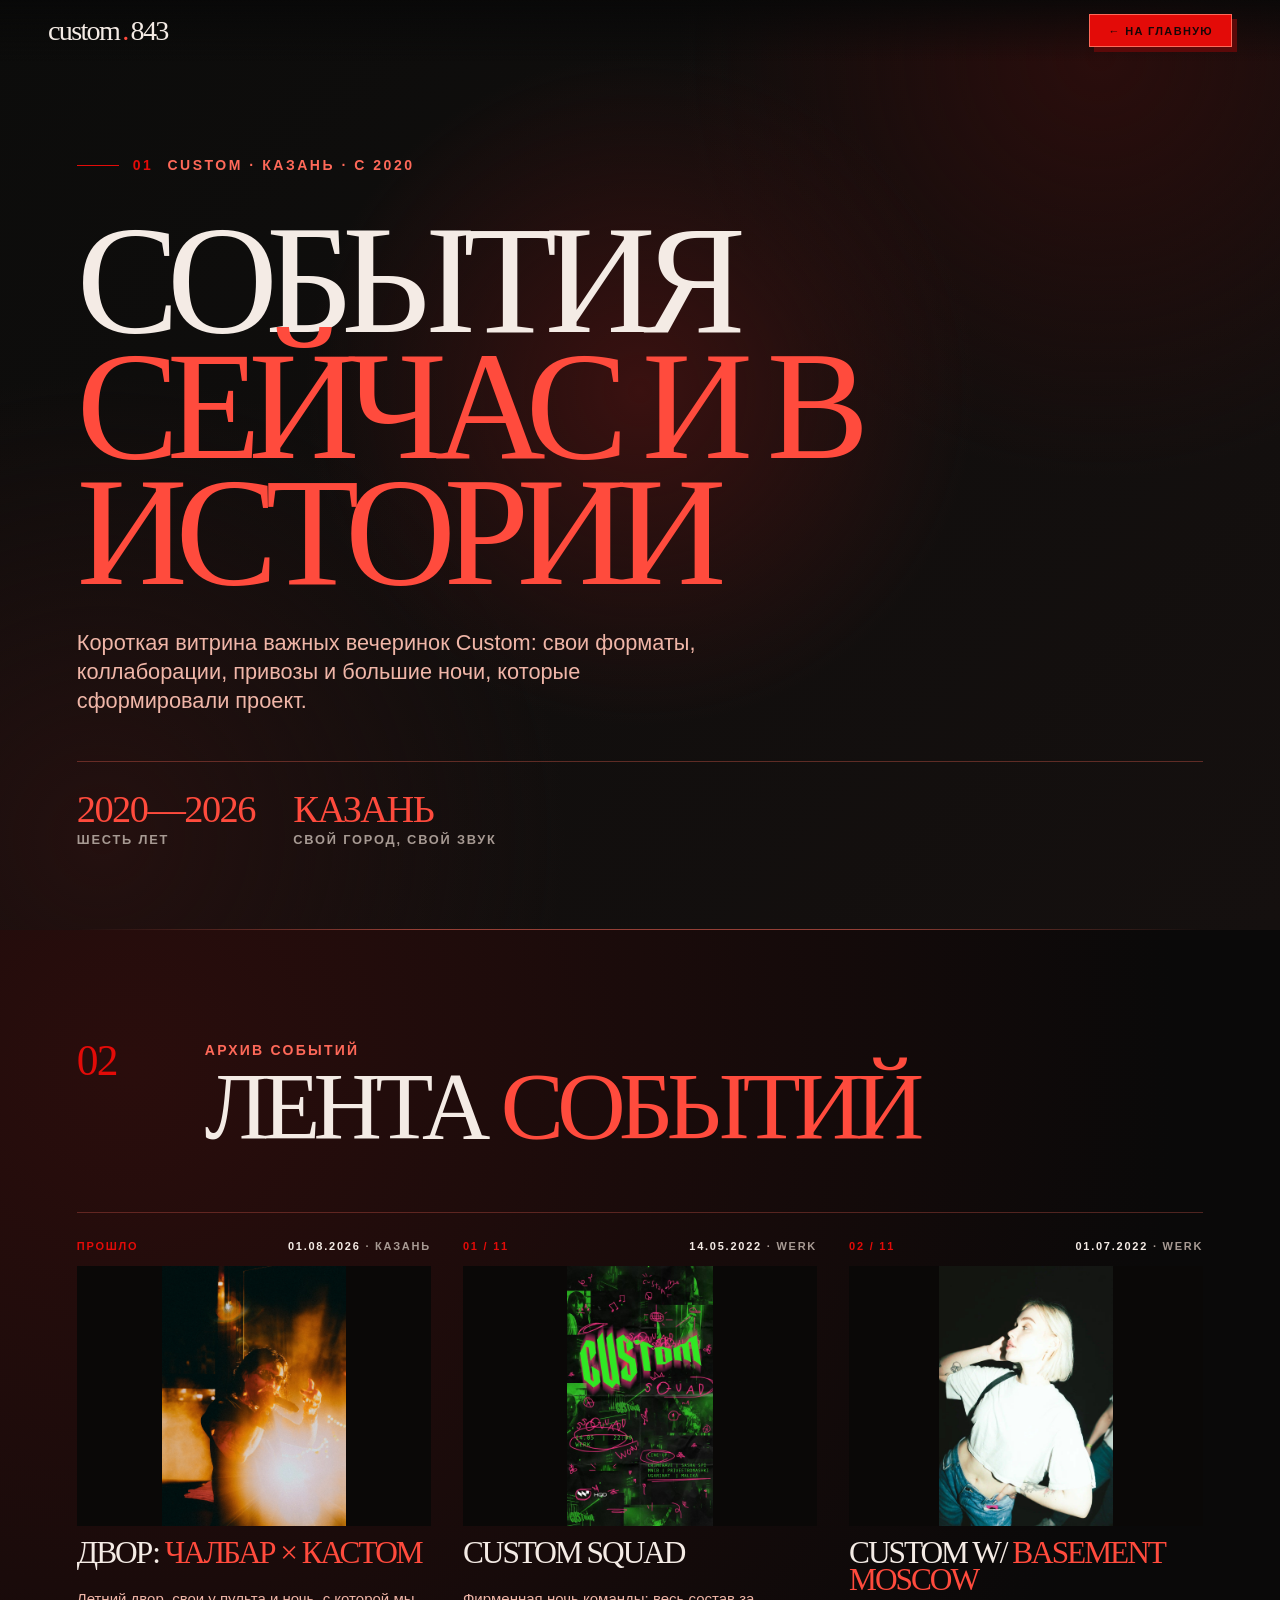
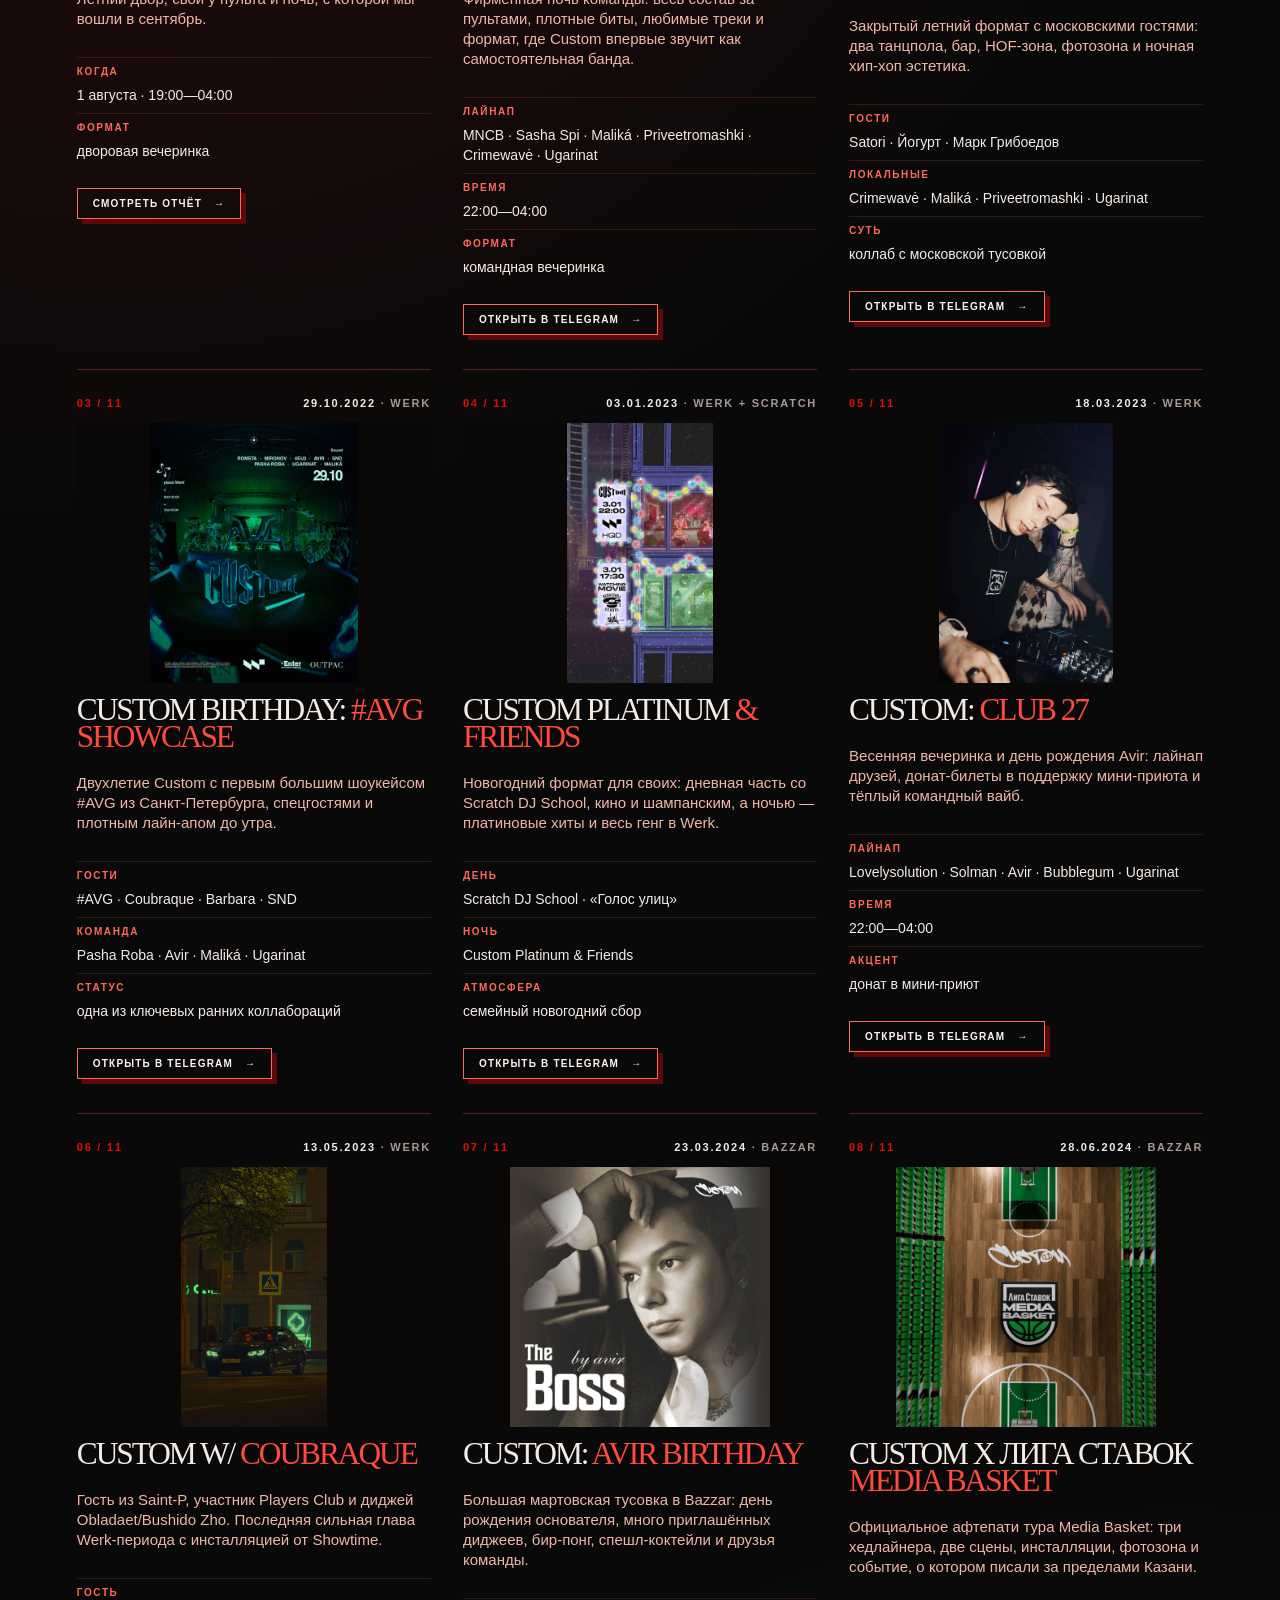
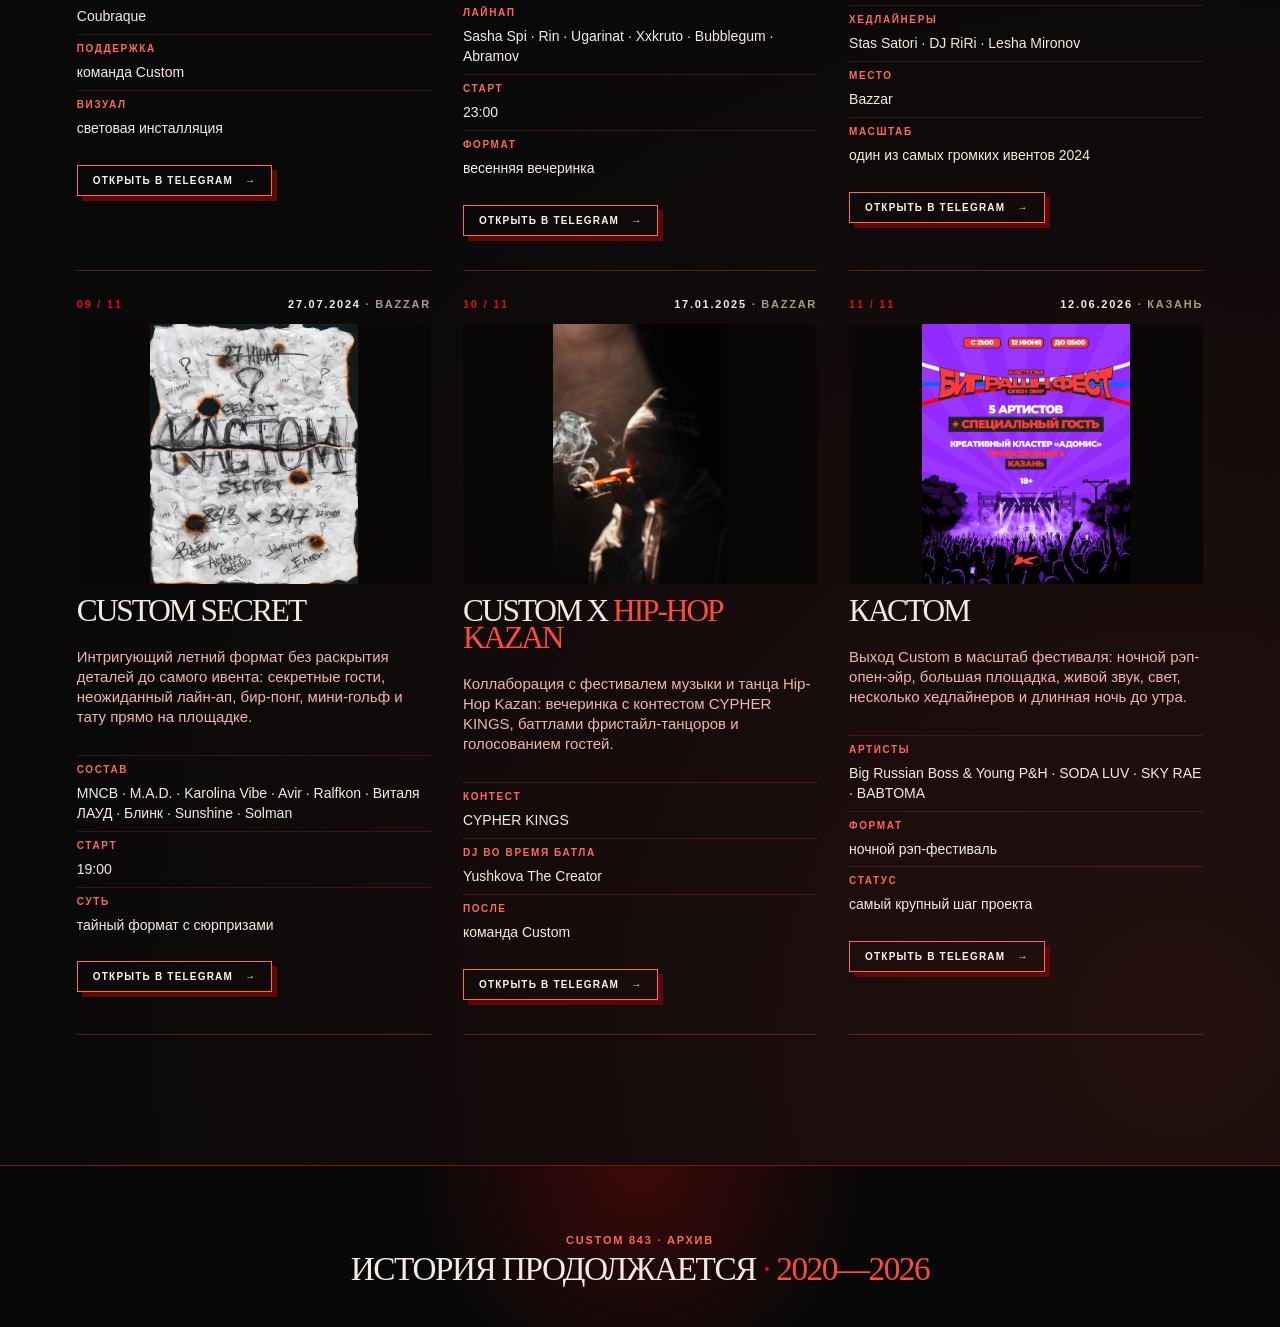
<file: past-events.html>
<!doctype html>
<html lang="ru">
<head><meta name="tg:swipes:y" content="none"><script src="https://telegram.org/js/telegram-web-app.js"></script><script src="telegram-fullscreen.js?v=20261126-3"></script><script src="telegram-browser-gesture.js?v=20261126-5"></script>
  <meta charset="utf-8">
  <meta name="viewport" content="width=device-width,initial-scale=1">
  <meta http-equiv="Cache-Control" content="no-cache, no-store, must-revalidate">
  <meta http-equiv="Pragma" content="no-cache">
  <meta http-equiv="Expires" content="0">
  <title>События Custom — сейчас и в истории</title>
  <meta name="description" content="Ближайшее событие Custom и история вечеринок, коллабораций и больших форматов команды в Казани.">
  <base href="./">
  <meta name="theme-color" content="#0c0c0b">
  <link rel="icon" href="favicon.ico?v=20260605214846" sizes="any">
  <link rel="icon" type="image/png" sizes="32x32" href="assets/favicon-32.png?v=20260605214846">
  <link rel="icon" type="image/png" sizes="192x192" href="assets/favicon-192.png?v=20260605214846">
  <link rel="apple-touch-icon" sizes="180x180" href="assets/apple-touch-icon.png?v=20260605214846">
  <style>
    * { box-sizing:border-box; }
    html, body { margin:0; min-height:100%; background:#0c0c0b; overscroll-behavior-y:none; }
    html { scroll-behavior:smooth; -webkit-text-size-adjust:100%; }
    body { overflow-x:hidden; font-family:Arial,Helvetica,sans-serif; color:#f4ebe5; }
    a { color:inherit; }
    ::selection { background:#e30b08; color:#160707; }

    /* ─── TOP NAV ─── */
    .top { position:fixed; top:0; left:0; right:0; z-index:50; display:flex; justify-content:space-between; align-items:center; gap:12px; padding:14px clamp(18px,4vw,48px); background:linear-gradient(to bottom,rgba(8,8,8,.86) 0%,transparent 100%); }
    .brand { display:inline-flex; align-items:baseline; gap:3px; text-decoration:none; color:#f4ebe5; font-family:Didot,"Bodoni MT",Georgia,serif; font-size:clamp(22px,2.2vw,30px); font-weight:400; letter-spacing:-.06em; line-height:.9; text-transform:lowercase; }
    .brand b { color:#ff4b3d; font-weight:400; }
    .back { display:inline-flex; align-items:center; gap:8px; padding:10px 18px 9px; text-decoration:none; font-family:Arial,sans-serif; font-size:11px; font-weight:900; letter-spacing:.12em; text-transform:uppercase; color:#160707; background:#e30b08; border:1px solid #ff6959; border-radius:0; box-shadow:5px 5px 0 #5b0909; transition:background .2s ease,color .2s ease,box-shadow .2s ease,transform .2s ease; }
    .back:hover { background:#ff4b3d; color:#fff8f4; box-shadow:2px 2px 0 #5b0909; transform:translate(3px,3px); }

    /* ─── HERO ─── */
    .hero { position:relative; min-height:78vh; min-height:78svh; padding:clamp(112px,16vh,168px) clamp(20px,6vw,80px) clamp(40px,7vw,84px); overflow:hidden; background:radial-gradient(circle at 50% 42%,#3a1110 0%,transparent 40%),radial-gradient(circle at 86% 6%,#2a0d0c 0%,transparent 30%),radial-gradient(circle at 8% 90%,#24100f 0%,transparent 32%),linear-gradient(135deg,#0c0c0b 0%,#15100f 100%); color:#f4ebe5; }
    .hero-frame { max-width:1180px; margin:0 auto; display:flex; flex-direction:column; gap:clamp(18px,3vw,32px); }
    .hero-kicker { display:inline-flex; align-items:center; gap:14px; color:#ff6959; font-size:clamp(11px,1.1vw,14px); font-weight:900; letter-spacing:.18em; line-height:1; text-transform:uppercase; opacity:0; transform:translateY(18px); animation:fadeUp .9s cubic-bezier(.16,1,.3,1) .12s forwards; }
    .hero-kicker::before { content:''; width:42px; height:1px; background:#e30b08; }
    .hero-kicker .num { color:#e30b08; }
    .hero-title { margin:0; font-family:Didot,"Bodoni MT",Georgia,serif; font-size:clamp(54px,12vw,168px); font-weight:400; letter-spacing:-.08em; line-height:.82; text-transform:uppercase; color:#f4ebe5; opacity:0; transform:translateY(28px); animation:fadeUp 1.05s cubic-bezier(.16,1,.3,1) .22s forwards; }
    .hero-title em { font-style:normal; color:#ff4b3d; }
    .hero-title b { font-weight:400; color:#e30b08; }
    .hero-lead { max-width:640px; margin:0; color:#f0b6a8; font-size:clamp(16px,1.7vw,22px); line-height:1.34; opacity:0; transform:translateY(24px); animation:fadeUp .9s cubic-bezier(.16,1,.3,1) .34s forwards; }
    .hero-meta { display:flex; flex-wrap:wrap; gap:clamp(14px,2vw,28px) clamp(22px,3vw,40px); margin-top:clamp(8px,1.4vw,14px); padding-top:clamp(18px,2.4vw,28px); border-top:1px solid rgba(255,105,89,.32); opacity:0; transform:translateY(20px); animation:fadeUp .9s cubic-bezier(.16,1,.3,1) .44s forwards; }
    .hero-stat { display:flex; flex-direction:column; gap:5px; }
    .hero-stat__num { font-family:Didot,"Bodoni MT",Georgia,serif; font-size:clamp(24px,3vw,44px); font-weight:400; letter-spacing:-.04em; line-height:1; text-transform:uppercase; color:#ff4b3d; }
    .hero-stat__label { font-size:clamp(11px,1vw,13px); font-weight:900; letter-spacing:.14em; line-height:1; text-transform:uppercase; color:#a79a93; }

    @keyframes fadeUp { from{opacity:0;transform:translateY(28px)} to{opacity:1;transform:translateY(0)} }

    .hero-hairline { position:absolute; left:clamp(20px,6vw,80px); right:clamp(20px,6vw,80px); bottom:0; height:1px; background:linear-gradient(90deg,transparent,rgba(255,105,89,.55) 30%,rgba(255,105,89,.55) 70%,transparent); }

    /* ─── ARCHIVE ─── */
    .archive-section { position:relative; padding:clamp(64px,9vw,112px) clamp(20px,6vw,80px) clamp(70px,11vw,130px); background:radial-gradient(circle at 10% 4%,#2a0d0c 0%,transparent 30%),radial-gradient(circle at 92% 96%,#24100f 0%,transparent 32%),#0a0909; overflow:hidden; }
    .archive-head { position:relative; max-width:1180px; margin:0 auto clamp(40px,5vw,68px); display:grid; grid-template-columns:clamp(42px,7vw,94px) 1fr; gap:clamp(18px,3vw,50px); align-items:start; }
    .archive-head__number { font-family:Didot,"Bodoni MT",Georgia,serif; font-size:clamp(28px,3.4vw,52px); font-weight:400; letter-spacing:-.04em; line-height:.86; color:#e30b08; }
    .archive-head__eyebrow { margin:0 0 10px; color:#ff6959; font-size:clamp(11px,1.1vw,14px); font-weight:900; letter-spacing:.16em; text-transform:uppercase; }
    .archive-head__title { margin:0; color:#f4ebe5; font-family:Didot,"Bodoni MT",Georgia,serif; font-size:clamp(44px,7.4vw,112px); font-weight:400; letter-spacing:-.07em; line-height:.84; text-transform:uppercase; }
    .archive-head__title em { font-style:normal; color:#ff4b3d; }

    .archive { max-width:1180px; margin:0 auto; border-top:1px solid rgba(255,105,89,.28); }

    .entry { position:relative; display:flex; flex-direction:column; gap:clamp(20px,3vw,32px); padding:clamp(40px,6vw,72px) 0; border-bottom:1px solid rgba(255,105,89,.28); opacity:0; transform:translateY(34px); transition:opacity .7s cubic-bezier(.16,1,.3,1),transform .8s cubic-bezier(.16,1,.3,1); }
    .entry.is-revealed { opacity:1; transform:translateY(0); }

    .entry-meta { display:flex; align-items:baseline; justify-content:space-between; gap:18px; flex-wrap:wrap; }
    .entry-index { color:#e30b08; font-size:11px; font-weight:900; letter-spacing:.16em; text-transform:uppercase; line-height:1; }
    .entry-date { color:#a79a93; font-size:11px; font-weight:900; letter-spacing:.16em; text-transform:uppercase; line-height:1; }
    .entry-date b { color:#f4ebe5; font-weight:900; }

    .entry-media { position:relative; width:100%; overflow:hidden; background:#0a0807; aspect-ratio:var(--media-ratio,3/4); clip-path:inset(0 100% 0 0); transform:scale(1.04); transition:clip-path 1.05s cubic-bezier(.76,0,.24,1),transform 1.2s cubic-bezier(.16,1,.3,1); will-change:clip-path,transform; }
    .entry.is-revealed .entry-media { clip-path:inset(0 0 0 0); transform:scale(1); }
    .entry-media img { display:block; width:100%; height:100%; object-fit:contain; background:#0a0807; transition:transform .9s cubic-bezier(.16,1,.3,1),filter .5s ease; will-change:transform; }
    .entry-media::after { content:''; position:absolute; left:0; bottom:0; height:2px; width:0; background:#e30b08; transition:width .5s cubic-bezier(.16,1,.3,1); }
    .entry:hover .entry-media img { transform:scale(1.035); filter:brightness(1.04) saturate(1.06); }
    .entry:hover .entry-media::after { width:100%; }

    .entry-body { display:flex; flex-direction:column; gap:clamp(14px,2vw,22px); align-items:flex-start; }
    .entry h2 { margin:0; font-family:Didot,"Bodoni MT",Georgia,serif; font-size:clamp(34px,5.4vw,72px); font-weight:400; letter-spacing:-.065em; line-height:.86; text-transform:uppercase; color:#f4ebe5; }
    .entry h2 .accent { font-style:normal; color:#ff4b3d; }
    .entry-desc { margin:0; max-width:620px; color:#f0b6a8; font-size:clamp(15px,1.6vw,21px); line-height:1.36; }

    .entry-list { margin:6px 0 0; padding:0; display:grid; grid-template-columns:minmax(120px,160px) 1fr; gap:clamp(10px,1.4vw,16px) clamp(18px,3vw,32px); width:100%; max-width:720px; }
    .entry-list dt { margin:0; color:#ff6959; font-size:11px; font-weight:900; letter-spacing:.16em; line-height:1.4; text-transform:uppercase; padding-top:3px; }
    .entry-list dd { margin:0; color:#f4ebe5; font-size:clamp(14px,1.4vw,18px); line-height:1.42; }
    .entry-list dd > span { color:#f0b6a8; }

    .entry-cta { display:inline-flex; align-items:center; gap:12px; margin-top:clamp(4px,1vw,8px); padding:11px 20px 10px; text-decoration:none; background:transparent; color:#fff4ee; font-family:Arial,sans-serif; font-size:12px; font-weight:900; letter-spacing:.12em; line-height:1; text-transform:uppercase; border:1px solid #ff6959; border-radius:0; box-shadow:5px 5px 0 #5b0909; transition:background .2s ease,color .2s ease,box-shadow .2s ease,transform .2s ease; }
    .entry-cta .arrow { display:inline-block; transition:transform .3s cubic-bezier(.16,1,.3,1); }
    .entry-cta:hover, .entry-cta:focus-visible { background:#e30b08; color:#160707; box-shadow:2px 2px 0 #5b0909; transform:translate(3px,3px); outline:none; }
    .entry-cta:hover .arrow, .entry-cta:focus-visible .arrow { transform:translateX(6px); }

    /* На широком экране архив читается как компактная сетка, а не как один бесконечный столбец. */
    @media (min-width:769px) {
      .archive { max-width:1320px; display:grid; grid-template-columns:repeat(3,minmax(0,1fr)); column-gap:clamp(20px,2.5vw,38px); }
      .entry { min-width:0; gap:14px; padding:28px 0 34px; }
      .entry-media { height:260px; aspect-ratio:auto; }
      .entry h2 { font-size:clamp(27px,2.45vw,38px); }
      .entry-desc { font-size:15px; line-height:1.34; }
      .entry-list { grid-template-columns:1fr; gap:7px; }
      .entry-list dt { padding-top:7px; border-top:1px solid rgba(255,105,89,.16); font-size:10px; }
      .entry-list dd { font-size:14px; }
      .entry-cta { margin-top:4px; padding:10px 15px 9px; font-size:10px; }
    }

    /* ─── FOOTER BAND ─── */
    .archive-end { position:relative; padding:clamp(38px,6vw,68px) clamp(20px,6vw,80px) clamp(28px,4vw,44px); background:radial-gradient(circle at 50% 0%,rgba(209,16,13,.26),transparent 34%),#080808; color:#f4ebe5; border-top:1px solid #7a1714; text-align:center; }
    .archive-end__kicker { margin:0 0 8px; color:#ff6959; font-size:11px; font-weight:900; letter-spacing:.16em; text-transform:uppercase; }
    .archive-end__line { margin:0; color:#f4ebe5; font-family:Didot,"Bodoni MT",Georgia,serif; font-size:clamp(20px,2.6vw,34px); font-weight:400; letter-spacing:-.045em; line-height:.9; text-transform:uppercase; }
    .archive-end__line b { font-weight:400; color:#ff4b3d; }
    .archive-end__line span { color:#e30b08; }

    /* ─── RESPONSIVE ─── */
    @media (max-width:768px) {
      .brand { font-size:20px; }
      .back { padding:9px 14px 8px; font-size:10px; }
      .hero { min-height:72vh; min-height:72svh; padding:96px 20px 56px; }
      .hero-title { font-size:clamp(46px,14vw,82px); }
      .archive-section { padding:54px 20px 70px; }
      .archive-head { grid-template-columns:42px 1fr; gap:16px; margin-bottom:36px; }
      .archive-head__title { font-size:clamp(44px,13vw,72px); }
      .entry { padding:36px 0; gap:22px; }
      .entry h2 { font-size:clamp(30px,9vw,46px); }
      .entry-list { grid-template-columns:1fr; gap:4px 0; }
      .entry-list dt { padding-top:14px; }
      .entry-list dt:first-child { padding-top:0; }
    }

    @media (prefers-reduced-motion:reduce) {
      *, *::before, *::after { animation:none!important; transition:none!important; }
      .hero-kicker, .hero-title, .hero-lead, .hero-meta, .entry { opacity:1!important; transform:none!important; }
      .entry-media { clip-path:inset(0 0 0 0); transform:none; }
      html { scroll-behavior:auto; }
    }
  </style>
</head>
<body>
  <header class="top">
    <a class="brand" href="index.html">custom<b>.</b>843</a>
    <a class="back" href="index.html">← На главную</a>
  </header>

  <section class="hero">
    <div class="hero-frame">
      <p class="hero-kicker"><span class="num">01</span>Custom · Казань · с 2020</p>
      <h1 class="hero-title">События <em>сейчас и в истории</em></h1>
      <p class="hero-lead">Короткая витрина важных вечеринок Custom: свои форматы, коллаборации, привозы и большие ночи, которые сформировали проект.</p>
      <div class="hero-meta">
        <div class="hero-stat"><span class="hero-stat__num">2020—2026</span><span class="hero-stat__label">шесть лет</span></div>
        <div class="hero-stat"><span class="hero-stat__num">Казань</span><span class="hero-stat__label">свой город, свой звук</span></div>
      </div>
    </div>
    <div class="hero-hairline"></div>
  </section>

  <section class="archive-section">
    <div class="archive-head">
      <span class="archive-head__number">02</span>
      <div>
        <p class="archive-head__eyebrow">Архив событий</p>
        <h2 class="archive-head__title">Лента <em>событий</em></h2>
      </div>
    </div>
    <div class="archive">



      <article class="entry is-revealed">
        <div class="entry-meta"><span class="entry-index">Прошло</span><span class="entry-date"><b>01.08.2026</b> · Казань</span></div>
        <div class="entry-media" style="--media-ratio:1280/1280"><img src="assets/custom/live-outdoor.jpg" alt="Двор: Чалбар × Кастом" loading="lazy"></div>
        <div class="entry-body"><h2>Двор: <span class="accent">Чалбар × Кастом</span></h2><p class="entry-desc">Летний двор, свои у пульта и ночь, с которой мы вошли в сентябрь.</p><dl class="entry-list"><dt>Когда</dt><dd>1 августа · 19:00—04:00</dd><dt>Формат</dt><dd>дворовая вечеринка</dd></dl><a class="entry-cta" href="https://t.me/custom843" target="_blank" rel="noopener">Смотреть отчёт <span class="arrow">→</span></a></div>
      </article>

      <article class="entry">
        <div class="entry-meta">
          <span class="entry-index">01 / 11</span>
          <span class="entry-date"><b>14.05.2022</b> · Werk</span>
        </div>
        <div class="entry-media" style="--media-ratio:720/1280"><img src="assets/past-events/custom-squad.jpg?v=202607081925" alt="Custom Squad" loading="lazy"></div>
        <div class="entry-body">
          <h2>Custom Squad</h2>
          <p class="entry-desc">Фирменная ночь команды: весь состав за пультами, плотные биты, любимые треки и формат, где Custom впервые звучит как самостоятельная банда.</p>
          <dl class="entry-list">
            <dt>Лайнап</dt><dd>MNCB · Sasha Spi · Maliká · Priveetromashki · Crimewavė · Ugarinat</dd>
            <dt>Время</dt><dd>22:00—04:00</dd>
            <dt>Формат</dt><dd>командная вечеринка</dd>
          </dl>
          <a class="entry-cta" href="https://t.me/custom843/68" target="_blank" rel="noopener">Открыть в Telegram <span class="arrow">→</span></a>
        </div>
      </article>

      <article class="entry">
        <div class="entry-meta">
          <span class="entry-index">02 / 11</span>
          <span class="entry-date"><b>01.07.2022</b> · Werk</span>
        </div>
        <div class="entry-media" style="--media-ratio:853/1280"><img src="assets/past-events/basement-moscow.jpg?v=202607081925" alt="Custom w/ BASEMENT Moscow" loading="lazy"></div>
        <div class="entry-body">
          <h2>Custom w/ <span class="accent">BASEMENT Moscow</span></h2>
          <p class="entry-desc">Закрытый летний формат с московскими гостями: два танцпола, бар, HOF-зона, фотозона и ночная хип-хоп эстетика.</p>
          <dl class="entry-list">
            <dt>Гости</dt><dd>Satori · Йогурт · Марк Грибоедов</dd>
            <dt>Локальные</dt><dd>Crimewavė · Maliká · Priveetromashki · Ugarinat</dd>
            <dt>Суть</dt><dd>коллаб с московской тусовкой</dd>
          </dl>
          <a class="entry-cta" href="https://t.me/custom843/116" target="_blank" rel="noopener">Открыть в Telegram <span class="arrow">→</span></a>
        </div>
      </article>

      <article class="entry">
        <div class="entry-meta">
          <span class="entry-index">03 / 11</span>
          <span class="entry-date"><b>29.10.2022</b> · Werk</span>
        </div>
        <div class="entry-media" style="--media-ratio:1024/1280"><img src="assets/past-events/avg-showcase.jpg?v=202607081925" alt="Custom Birthday #AVG Showcase" loading="lazy"></div>
        <div class="entry-body">
          <h2>Custom Birthday: <span class="accent">#AVG Showcase</span></h2>
          <p class="entry-desc">Двухлетие Custom с первым большим шоукейсом #AVG из Санкт-Петербурга, спецгостями и плотным лайн-апом до утра.</p>
          <dl class="entry-list">
            <dt>Гости</dt><dd>#AVG · Coubraque · Barbara · SND</dd>
            <dt>Команда</dt><dd>Pasha Roba · Avir · Maliká · Ugarinat</dd>
            <dt>Статус</dt><dd>одна из ключевых ранних коллабораций</dd>
          </dl>
          <a class="entry-cta" href="https://t.me/custom843/222" target="_blank" rel="noopener">Открыть в Telegram <span class="arrow">→</span></a>
        </div>
      </article>

      <article class="entry">
        <div class="entry-meta">
          <span class="entry-index">04 / 11</span>
          <span class="entry-date"><b>03.01.2023</b> · Werk + Scratch</span>
        </div>
        <div class="entry-media" style="--media-ratio:720/1280"><img src="assets/past-events/platinum-friends.jpg?v=202607081925" alt="Custom Platinum & Friends" loading="lazy"></div>
        <div class="entry-body">
          <h2>Custom Platinum <span class="accent">&amp; Friends</span></h2>
          <p class="entry-desc">Новогодний формат для своих: дневная часть со Scratch DJ School, кино и шампанским, а ночью — платиновые хиты и весь генг в Werk.</p>
          <dl class="entry-list">
            <dt>День</dt><dd>Scratch DJ School · «Голос улиц»</dd>
            <dt>Ночь</dt><dd>Custom Platinum & Friends</dd>
            <dt>Атмосфера</dt><dd>семейный новогодний сбор</dd>
          </dl>
          <a class="entry-cta" href="https://t.me/custom843/328" target="_blank" rel="noopener">Открыть в Telegram <span class="arrow">→</span></a>
        </div>
      </article>

      <article class="entry">
        <div class="entry-meta">
          <span class="entry-index">05 / 11</span>
          <span class="entry-date"><b>18.03.2023</b> · Werk</span>
        </div>
        <div class="entry-media" style="--media-ratio:745/1118"><img src="assets/past-events/club-27.jpg?v=202607081925" alt="Custom Club 27" loading="lazy"></div>
        <div class="entry-body">
          <h2>Custom: <span class="accent">Club 27</span></h2>
          <p class="entry-desc">Весенняя вечеринка и день рождения Avir: лайнап друзей, донат-билеты в поддержку мини-приюта и тёплый командный вайб.</p>
          <dl class="entry-list">
            <dt>Лайнап</dt><dd>Lovelysolution · Solman · Avir · Bubblegum · Ugarinat</dd>
            <dt>Время</dt><dd>22:00—04:00</dd>
            <dt>Акцент</dt><dd>донат в мини-приют</dd>
          </dl>
          <a class="entry-cta" href="https://t.me/custom843/417" target="_blank" rel="noopener">Открыть в Telegram <span class="arrow">→</span></a>
        </div>
      </article>

      <article class="entry">
        <div class="entry-meta">
          <span class="entry-index">06 / 11</span>
          <span class="entry-date"><b>13.05.2023</b> · Werk</span>
        </div>
        <div class="entry-media" style="--media-ratio:1072/1920"><img src="assets/past-events/coubraque.jpg?v=202607081950" alt="Custom w/ Coubraque" loading="lazy"></div>
        <div class="entry-body">
          <h2>Custom w/ <span class="accent">Coubraque</span></h2>
          <p class="entry-desc">Гость из Saint-P, участник Players Club и диджей Obladaet/Bushido Zho. Последняя сильная глава Werk-периода с инсталляцией от Showtime.</p>
          <dl class="entry-list">
            <dt>Гость</dt><dd>Coubraque</dd>
            <dt>Поддержка</dt><dd>команда Custom</dd>
            <dt>Визуал</dt><dd>световая инсталляция</dd>
          </dl>
          <a class="entry-cta" href="https://t.me/custom843/473" target="_blank" rel="noopener">Открыть в Telegram <span class="arrow">→</span></a>
        </div>
      </article>

      <article class="entry">
        <div class="entry-meta">
          <span class="entry-index">07 / 11</span>
          <span class="entry-date"><b>23.03.2024</b> · Bazzar</span>
        </div>
        <div class="entry-media" style="--media-ratio:1280/1280"><img src="assets/past-events/avir-birthday.jpg?v=202607081925" alt="Custom Avir Birthday" loading="lazy"></div>
        <div class="entry-body">
          <h2>Custom: <span class="accent">Avir Birthday</span></h2>
          <p class="entry-desc">Большая мартовская тусовка в Bazzar: день рождения основателя, много приглашённых диджеев, бир-понг, спешл-коктейли и друзья команды.</p>
          <dl class="entry-list">
            <dt>Лайнап</dt><dd>Sasha Spi · Rin · Ugarinat · Xxkruto · Bubblegum · Abramov</dd>
            <dt>Старт</dt><dd>23:00</dd>
            <dt>Формат</dt><dd>весенняя вечеринка</dd>
          </dl>
          <a class="entry-cta" href="https://t.me/custom843/1176" target="_blank" rel="noopener">Открыть в Telegram <span class="arrow">→</span></a>
        </div>
      </article>

      <article class="entry">
        <div class="entry-meta">
          <span class="entry-index">08 / 11</span>
          <span class="entry-date"><b>28.06.2024</b> · Bazzar</span>
        </div>
        <div class="entry-media" style="--media-ratio:1280/1280"><img src="assets/past-events/media-basket.jpg?v=202607081925" alt="Custom x Liga Stavok Media Basket" loading="lazy"></div>
        <div class="entry-body">
          <h2>Custom x Лига Ставок <span class="accent">Media Basket</span></h2>
          <p class="entry-desc">Официальное афтепати тура Media Basket: три хедлайнера, две сцены, инсталляции, фотозона и событие, о котором писали за пределами Казани.</p>
          <dl class="entry-list">
            <dt>Хедлайнеры</dt><dd>Stas Satori · DJ RiRi · Lesha Mironov</dd>
            <dt>Место</dt><dd>Bazzar</dd>
            <dt>Масштаб</dt><dd>один из самых громких ивентов 2024</dd>
          </dl>
          <a class="entry-cta" href="https://t.me/custom843/1536" target="_blank" rel="noopener">Открыть в Telegram <span class="arrow">→</span></a>
        </div>
      </article>

      <article class="entry">
        <div class="entry-meta">
          <span class="entry-index">09 / 11</span>
          <span class="entry-date"><b>27.07.2024</b> · Bazzar</span>
        </div>
        <div class="entry-media" style="--media-ratio:1024/1280"><img src="assets/past-events/custom-secret.jpg?v=202607081925" alt="Custom Secret" loading="lazy"></div>
        <div class="entry-body">
          <h2>Custom Secret</h2>
          <p class="entry-desc">Интригующий летний формат без раскрытия деталей до самого ивента: секретные гости, неожиданный лайн-ап, бир-понг, мини-гольф и тату прямо на площадке.</p>
          <dl class="entry-list">
            <dt>Состав</dt><dd>MNCB · M.A.D. · Karolina Vibe · Avir · Ralfkon · Виталя ЛАУД · Блинк · Sunshine · Solman</dd>
            <dt>Старт</dt><dd>19:00</dd>
            <dt>Суть</dt><dd>тайный формат с сюрпризами</dd>
          </dl>
          <a class="entry-cta" href="https://t.me/custom843/1634" target="_blank" rel="noopener">Открыть в Telegram <span class="arrow">→</span></a>
        </div>
      </article>

      <article class="entry">
        <div class="entry-meta">
          <span class="entry-index">10 / 11</span>
          <span class="entry-date"><b>17.01.2025</b> · Bazzar</span>
        </div>
        <div class="entry-media" style="--media-ratio:853/1280"><img src="assets/past-events/hip-hop-kazan.jpg?v=202607081925" alt="Custom x Hip-Hop Kazan" loading="lazy"></div>
        <div class="entry-body">
          <h2>Custom x <span class="accent">Hip-Hop Kazan</span></h2>
          <p class="entry-desc">Коллаборация с фестивалем музыки и танца Hip-Hop Kazan: вечеринка с контестом CYPHER KINGS, баттлами фристайл-танцоров и голосованием гостей.</p>
          <dl class="entry-list">
            <dt>Контест</dt><dd>CYPHER KINGS</dd>
            <dt>DJ во время батла</dt><dd>Yushkova The Creator</dd>
            <dt>После</dt><dd>команда Custom</dd>
          </dl>
          <a class="entry-cta" href="https://t.me/custom843/2681" target="_blank" rel="noopener">Открыть в Telegram <span class="arrow">→</span></a>
        </div>
      </article>

      <article class="entry">
        <div class="entry-meta">
          <span class="entry-index">11 / 11</span>
          <span class="entry-date"><b>12.06.2026</b> · Казань</span>
        </div>
        <div class="entry-media" style="--media-ratio:1023/1280"><img src="assets/past-events/big-russian-fest.jpg?v=202607081925" alt="Кастом" loading="lazy"></div>
        <div class="entry-body">
          <h2>Кастом</h2>
          <p class="entry-desc">Выход Custom в масштаб фестиваля: ночной рэп-опен-эйр, большая площадка, живой звук, свет, несколько хедлайнеров и длинная ночь до утра.</p>
          <dl class="entry-list">
            <dt>Артисты</dt><dd>Big Russian Boss & Young P&amp;H · SODA LUV · SKY RAE · BABTOMA</dd>
            <dt>Формат</dt><dd>ночной рэп-фестиваль</dd>
            <dt>Статус</dt><dd>самый крупный шаг проекта</dd>
          </dl>
          <a class="entry-cta" href="https://t.me/custom843/4519" target="_blank" rel="noopener">Открыть в Telegram <span class="arrow">→</span></a>
        </div>
      </article>

    </div>
  </section>

  <footer class="archive-end">
    <p class="archive-end__kicker">Custom 843 · Архив</p>
    <p class="archive-end__line">История продолжается <span>·</span> <b>2020—2026</b></p>
  </footer>

  <script>
    (function () {
      const entries = document.querySelectorAll('.entry');
      if (!entries.length || !('IntersectionObserver' in window)) {
        entries.forEach(e => e.classList.add('is-revealed'));
        return;
      }
      const io = new IntersectionObserver((entries) => {
        entries.forEach((entry) => {
          if (entry.isIntersecting) {
            entry.target.classList.add('is-revealed');
            io.unobserve(entry.target);
          }
        });
      }, { threshold: 0.16, rootMargin: '0px 0px -8% 0px' });
      entries.forEach((entry) => io.observe(entry));
    })();
  </script>
</body>
</html>
</file>
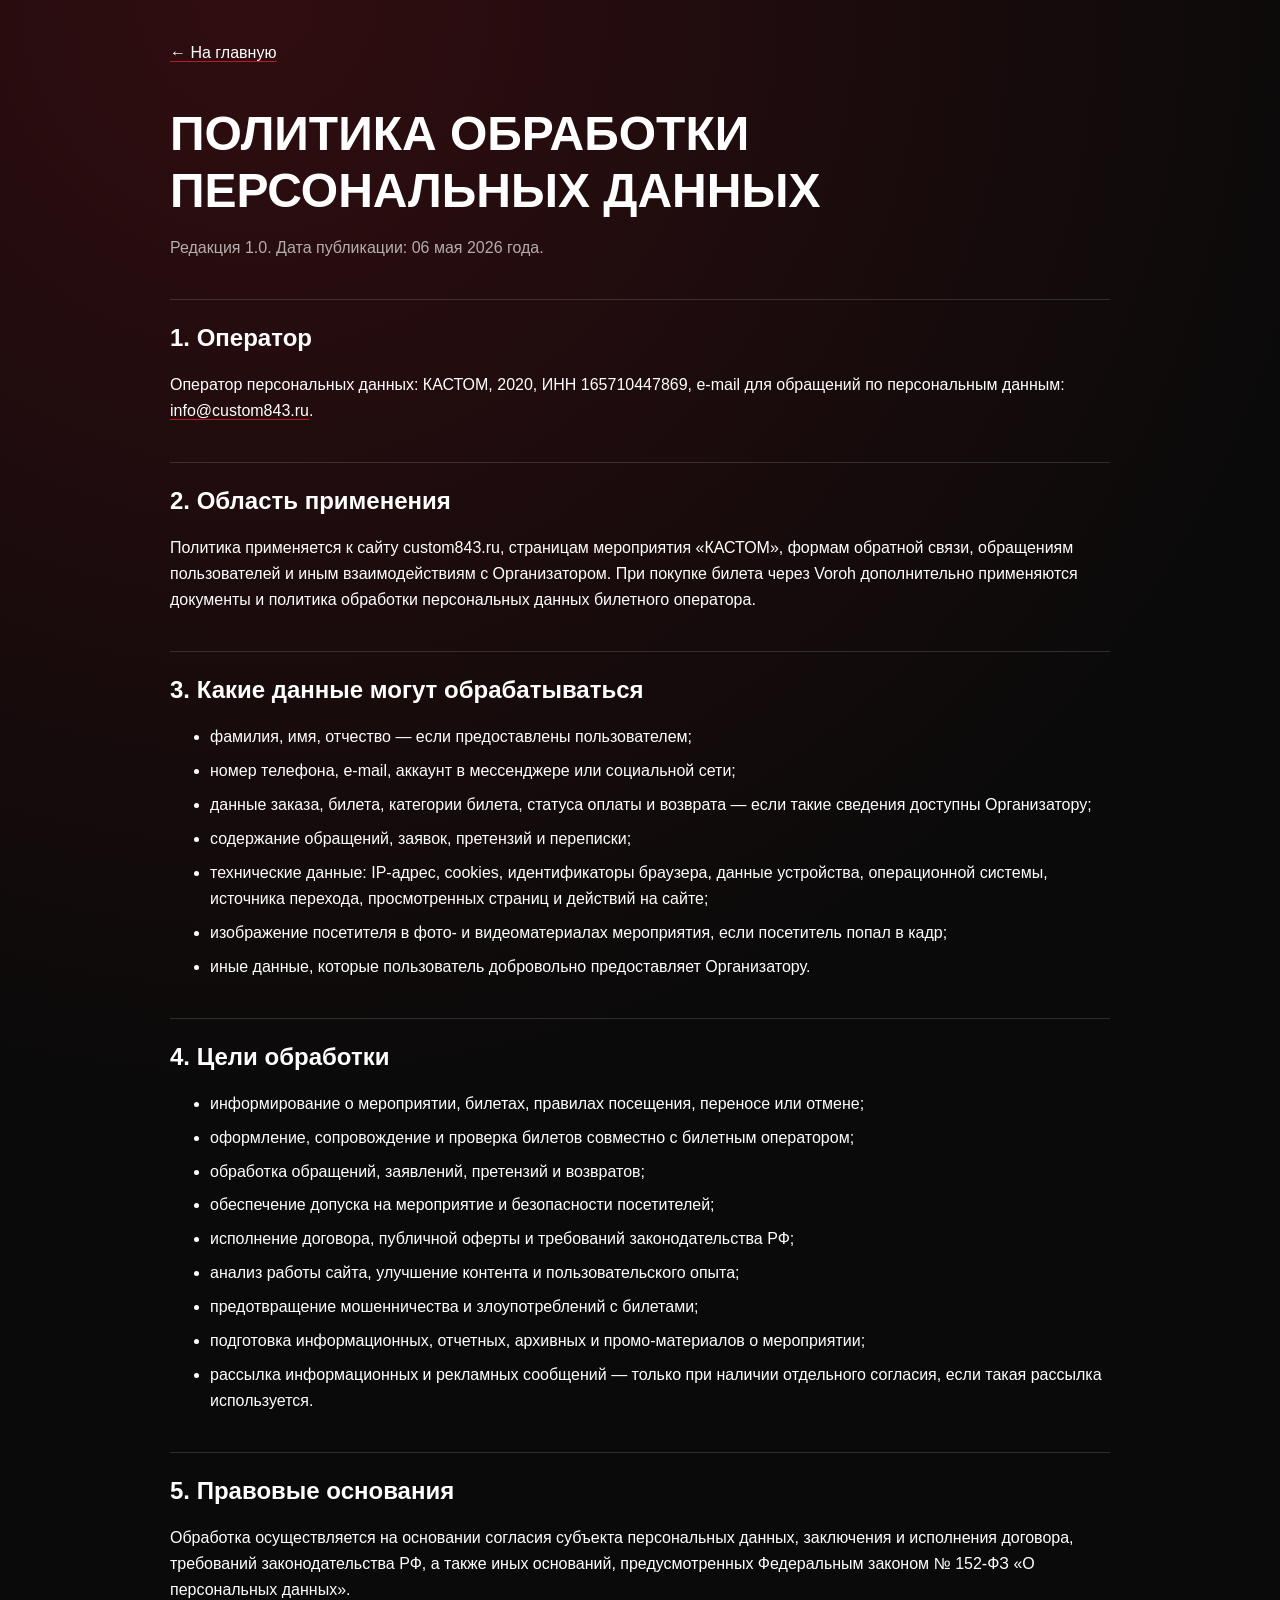
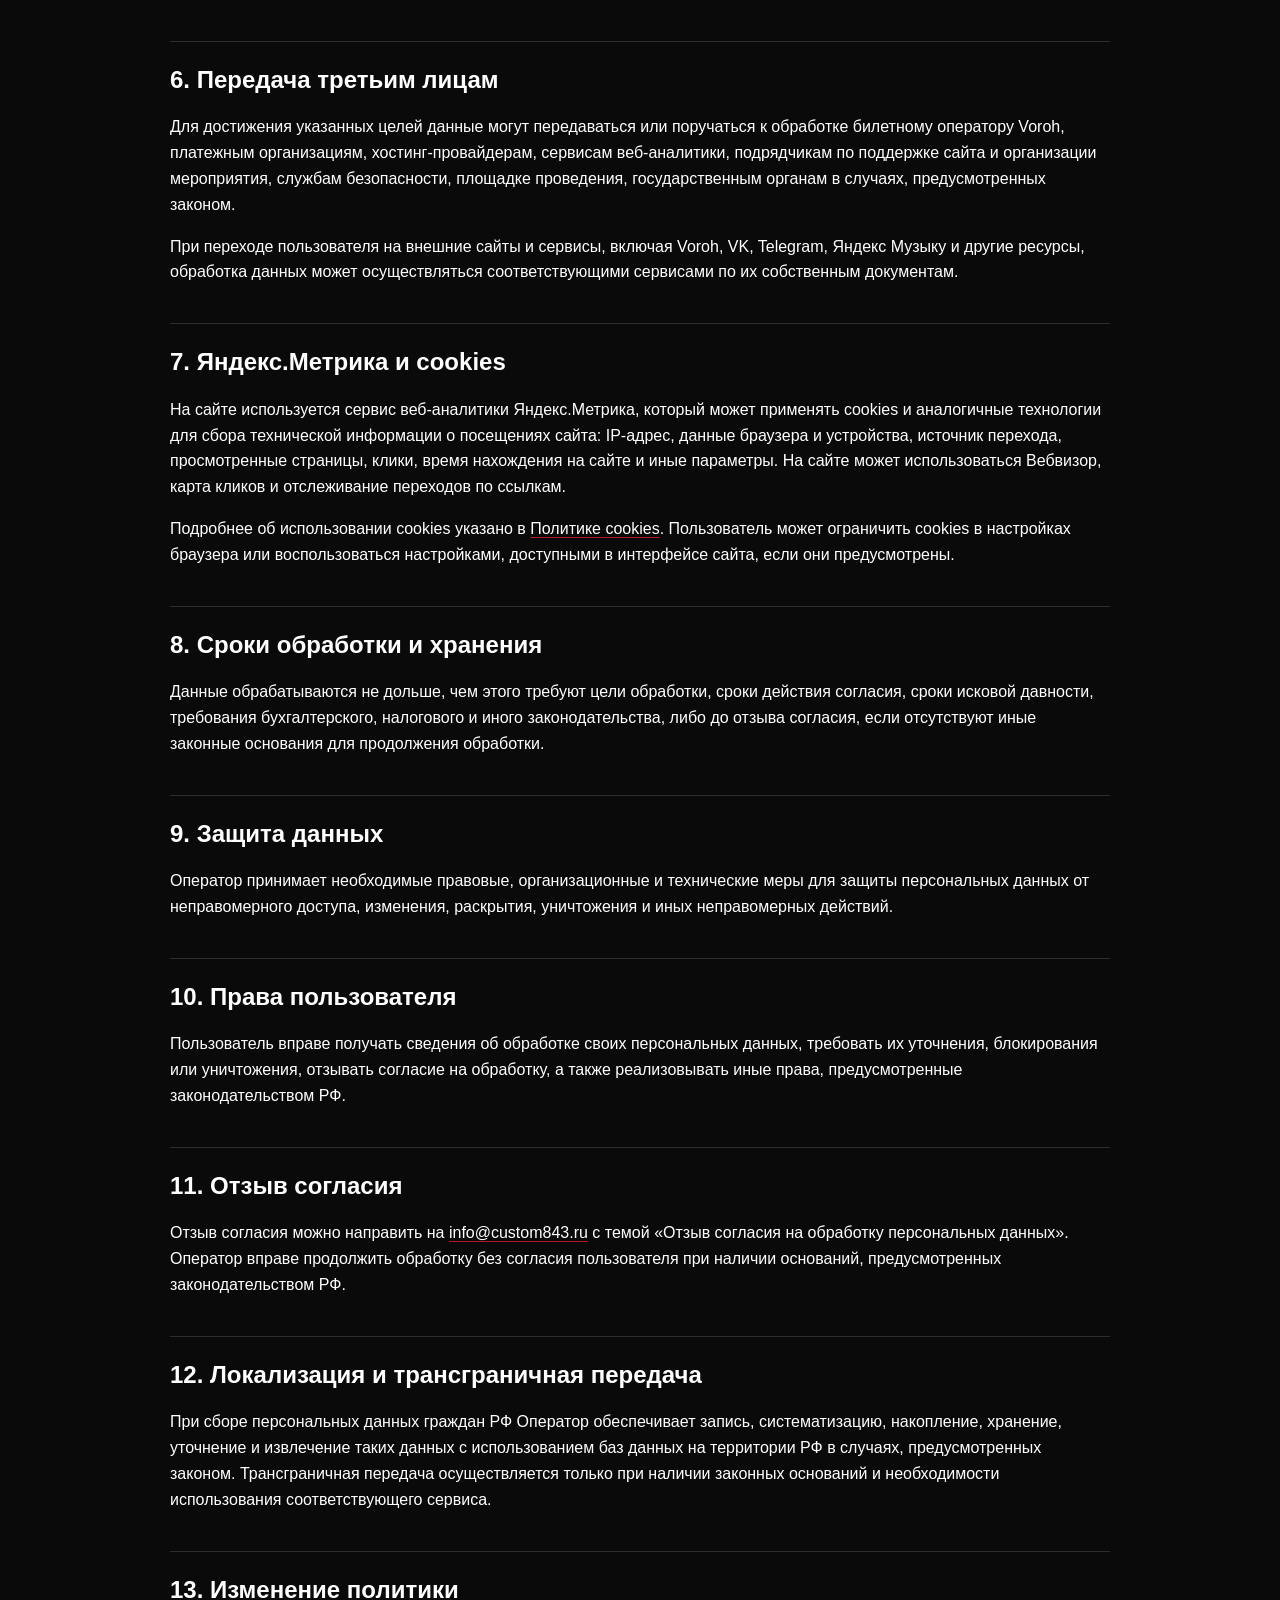
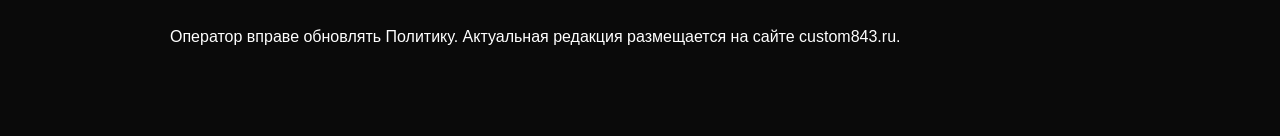
<file: privacy-policy.html>
<!DOCTYPE html>
<html lang="ru">
<head><meta name="tg:swipes:y" content="none"><script src="https://telegram.org/js/telegram-web-app.js"></script><script src="telegram-fullscreen.js?v=20261126-3"></script><script src="telegram-browser-gesture.js?v=20261126-5"></script>
<meta charset="UTF-8">
<meta name="viewport" content="width=device-width, initial-scale=1.0">
<title>Политика обработки персональных данных — КАСТОМ</title>
<style>
:root{--bg:#0a0a0a;--fg:#fff;--muted:rgba(255,255,255,.66);--line:rgba(255,255,255,.14);--card:rgba(255,255,255,.045);--red:#e01c2c}*{box-sizing:border-box}body{margin:0;background:radial-gradient(circle at 20% 0%,rgba(224,28,44,.18),transparent 32%),var(--bg);color:var(--fg);font-family:Arial,Helvetica,sans-serif;line-height:1.62}.wrap{max-width:980px;margin:0 auto;padding:40px 20px 70px}a{color:#fff;text-decoration:underline;text-decoration-color:rgba(224,28,44,.8);text-underline-offset:3px}h1,h2,h3{line-height:1.18}h1{font-size:clamp(30px,5vw,48px);margin:22px 0 14px;text-transform:uppercase}h2{font-size:24px;margin-top:38px;border-top:1px solid var(--line);padding-top:24px}h3{font-size:18px;margin-top:24px}.muted{color:var(--muted)}.box{border:1px solid var(--line);border-radius:18px;padding:18px 20px;background:var(--card);margin:18px 0}.warn{border-color:rgba(224,28,44,.55);background:rgba(224,28,44,.08)}li{margin:8px 0}table{width:100%;border-collapse:collapse;margin:16px 0;overflow:hidden;border-radius:14px}th,td{border:1px solid var(--line);padding:12px;text-align:left;vertical-align:top}th{background:rgba(255,255,255,.08)}.back{display:inline-flex;margin-bottom:18px}.small{font-size:13px}.req strong{color:#fff}.footer-note{margin-top:44px;color:var(--muted);font-size:13px}code{background:rgba(255,255,255,.08);padding:1px 5px;border-radius:5px}@media(max-width:640px){.wrap{padding:28px 16px 56px}table{font-size:14px}}
</style>
</head>
<body>
<main class="wrap">
<a class="back" href="index.html">← На главную</a>

<h1>Политика обработки персональных данных</h1>
<p class="muted">Редакция 1.0. Дата публикации: 06 мая 2026 года.</p>
<h2>1. Оператор</h2><p>Оператор персональных данных: КАСТОМ, 2020, ИНН 165710447869, e-mail для обращений по персональным данным: <a href="mailto:info@custom843.ru">info@custom843.ru</a>.</p>
<h2>2. Область применения</h2><p>Политика применяется к сайту custom843.ru, страницам мероприятия «КАСТОМ», формам обратной связи, обращениям пользователей и иным взаимодействиям с Организатором. При покупке билета через Voroh дополнительно применяются документы и политика обработки персональных данных билетного оператора.</p>
<h2>3. Какие данные могут обрабатываться</h2><ul><li>фамилия, имя, отчество — если предоставлены пользователем;</li><li>номер телефона, e-mail, аккаунт в мессенджере или социальной сети;</li><li>данные заказа, билета, категории билета, статуса оплаты и возврата — если такие сведения доступны Организатору;</li><li>содержание обращений, заявок, претензий и переписки;</li><li>технические данные: IP-адрес, cookies, идентификаторы браузера, данные устройства, операционной системы, источника перехода, просмотренных страниц и действий на сайте;</li><li>изображение посетителя в фото- и видеоматериалах мероприятия, если посетитель попал в кадр;</li><li>иные данные, которые пользователь добровольно предоставляет Организатору.</li></ul>
<h2>4. Цели обработки</h2><ul><li>информирование о мероприятии, билетах, правилах посещения, переносе или отмене;</li><li>оформление, сопровождение и проверка билетов совместно с билетным оператором;</li><li>обработка обращений, заявлений, претензий и возвратов;</li><li>обеспечение допуска на мероприятие и безопасности посетителей;</li><li>исполнение договора, публичной оферты и требований законодательства РФ;</li><li>анализ работы сайта, улучшение контента и пользовательского опыта;</li><li>предотвращение мошенничества и злоупотреблений с билетами;</li><li>подготовка информационных, отчетных, архивных и промо-материалов о мероприятии;</li><li>рассылка информационных и рекламных сообщений — только при наличии отдельного согласия, если такая рассылка используется.</li></ul>
<h2>5. Правовые основания</h2><p>Обработка осуществляется на основании согласия субъекта персональных данных, заключения и исполнения договора, требований законодательства РФ, а также иных оснований, предусмотренных Федеральным законом № 152-ФЗ «О персональных данных».</p>
<h2>6. Передача третьим лицам</h2><p>Для достижения указанных целей данные могут передаваться или поручаться к обработке билетному оператору Voroh, платежным организациям, хостинг-провайдерам, сервисам веб-аналитики, подрядчикам по поддержке сайта и организации мероприятия, службам безопасности, площадке проведения, государственным органам в случаях, предусмотренных законом.</p>
<p>При переходе пользователя на внешние сайты и сервисы, включая Voroh, VK, Telegram, Яндекс Музыку и другие ресурсы, обработка данных может осуществляться соответствующими сервисами по их собственным документам.</p>
<h2>7. Яндекс.Метрика и cookies</h2><p>На сайте используется сервис веб-аналитики Яндекс.Метрика, который может применять cookies и аналогичные технологии для сбора технической информации о посещениях сайта: IP-адрес, данные браузера и устройства, источник перехода, просмотренные страницы, клики, время нахождения на сайте и иные параметры. На сайте может использоваться Вебвизор, карта кликов и отслеживание переходов по ссылкам.</p>
<p>Подробнее об использовании cookies указано в <a href="cookie-policy.html">Политике cookies</a>. Пользователь может ограничить cookies в настройках браузера или воспользоваться настройками, доступными в интерфейсе сайта, если они предусмотрены.</p>
<h2>8. Сроки обработки и хранения</h2><p>Данные обрабатываются не дольше, чем этого требуют цели обработки, сроки действия согласия, сроки исковой давности, требования бухгалтерского, налогового и иного законодательства, либо до отзыва согласия, если отсутствуют иные законные основания для продолжения обработки.</p>
<h2>9. Защита данных</h2><p>Оператор принимает необходимые правовые, организационные и технические меры для защиты персональных данных от неправомерного доступа, изменения, раскрытия, уничтожения и иных неправомерных действий.</p>
<h2>10. Права пользователя</h2><p>Пользователь вправе получать сведения об обработке своих персональных данных, требовать их уточнения, блокирования или уничтожения, отзывать согласие на обработку, а также реализовывать иные права, предусмотренные законодательством РФ.</p>
<h2>11. Отзыв согласия</h2><p>Отзыв согласия можно направить на <a href="mailto:info@custom843.ru">info@custom843.ru</a> с темой «Отзыв согласия на обработку персональных данных». Оператор вправе продолжить обработку без согласия пользователя при наличии оснований, предусмотренных законодательством РФ.</p>
<h2>12. Локализация и трансграничная передача</h2><p>При сборе персональных данных граждан РФ Оператор обеспечивает запись, систематизацию, накопление, хранение, уточнение и извлечение таких данных с использованием баз данных на территории РФ в случаях, предусмотренных законом. Трансграничная передача осуществляется только при наличии законных оснований и необходимости использования соответствующего сервиса.</p>
<h2>13. Изменение политики</h2><p>Оператор вправе обновлять Политику. Актуальная редакция размещается на сайте custom843.ru.</p>

</main>
</body>
</html>
</file>
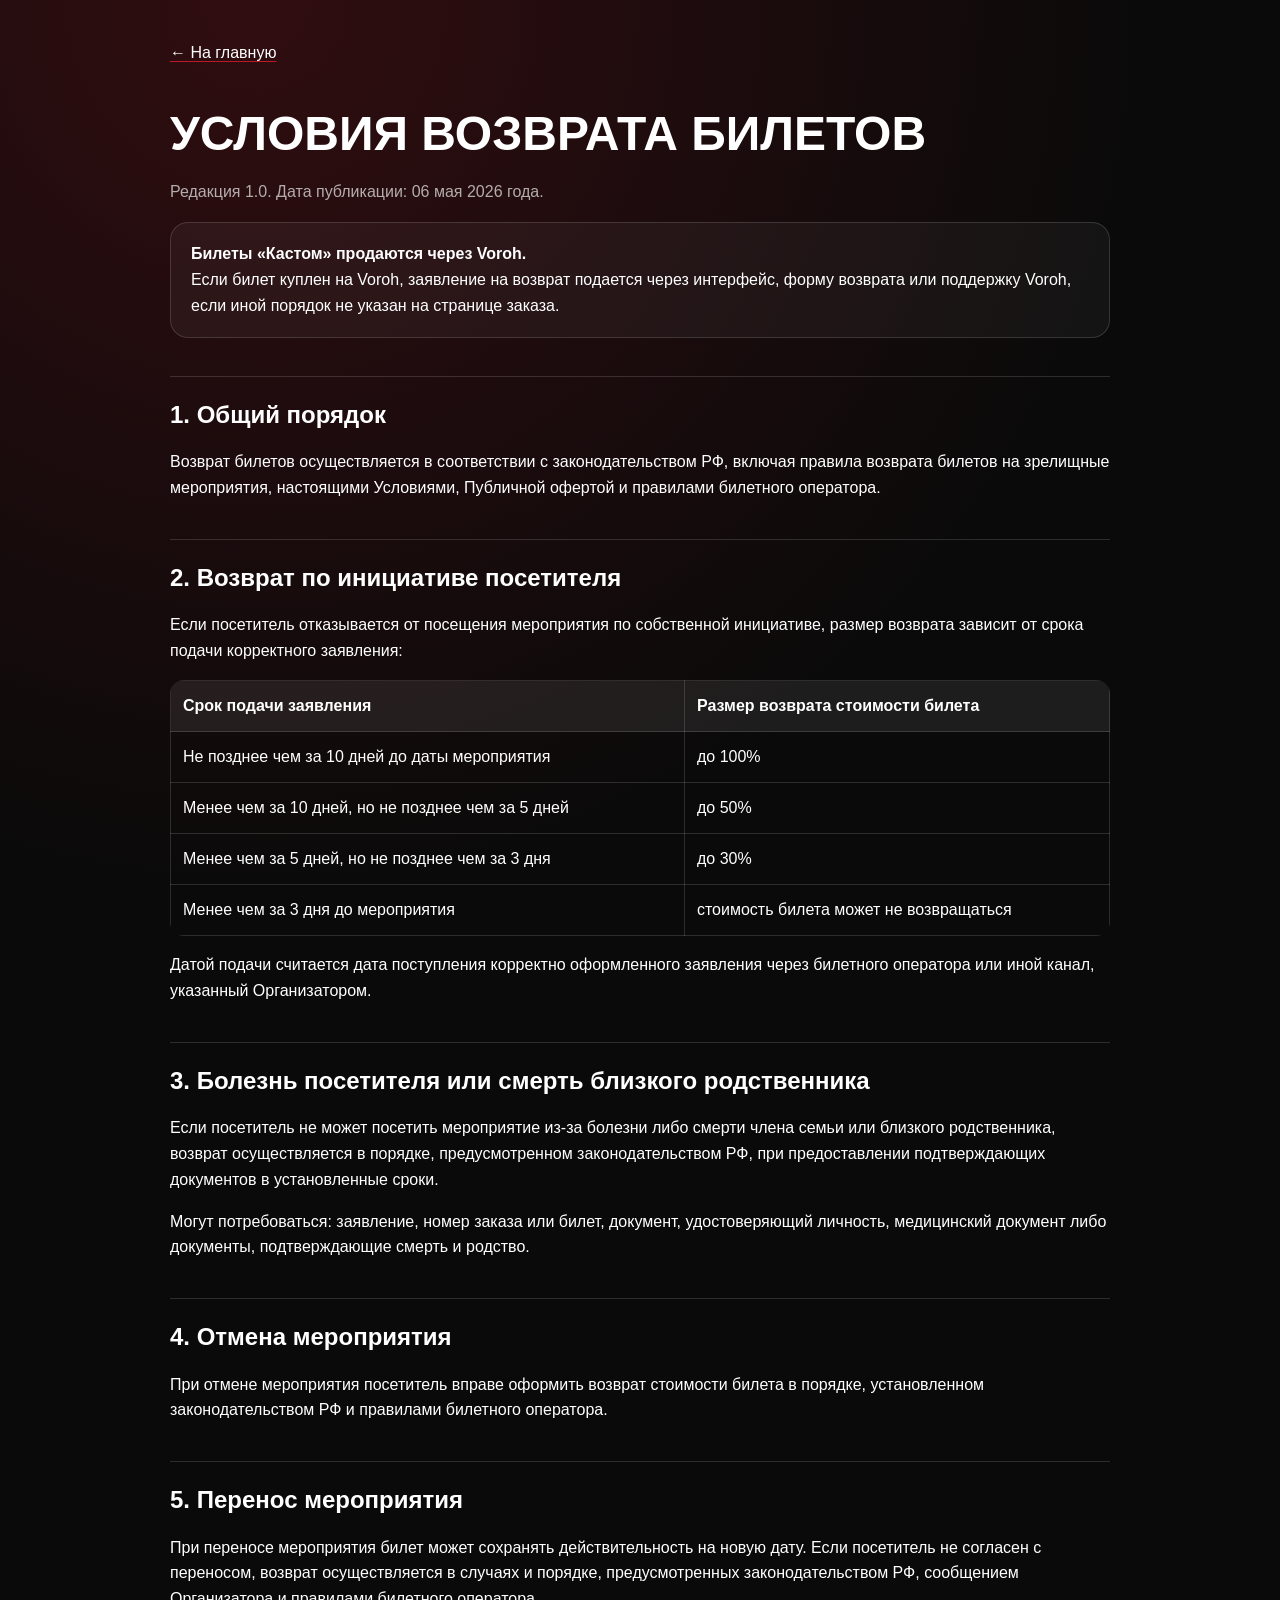
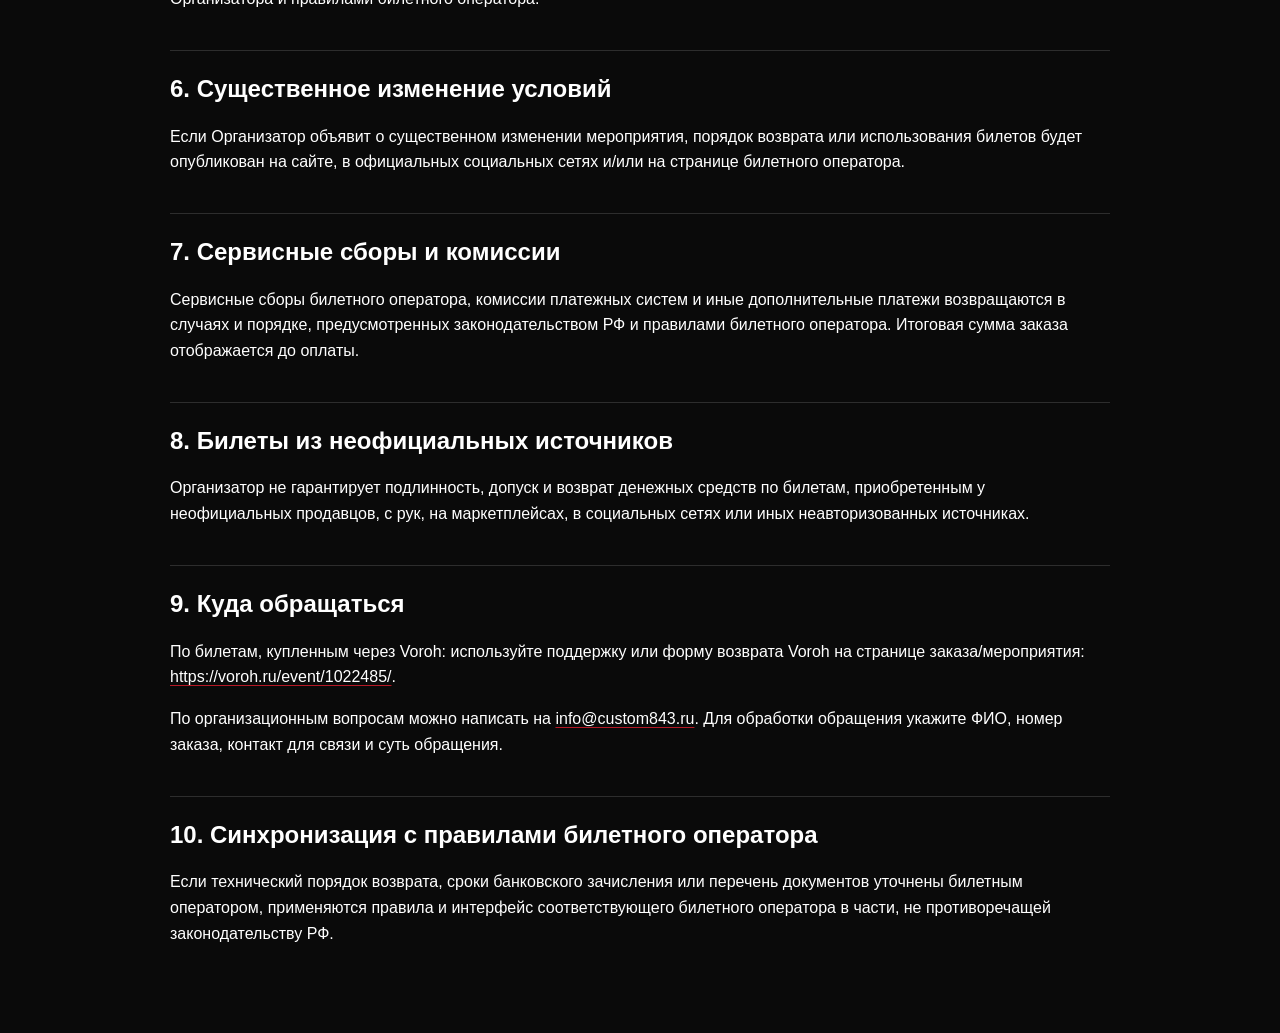
<file: refund.html>
<!DOCTYPE html>
<html lang="ru">
<head><meta name="tg:swipes:y" content="none"><script src="https://telegram.org/js/telegram-web-app.js"></script><script src="telegram-fullscreen.js?v=20261126-3"></script><script src="telegram-browser-gesture.js?v=20261126-5"></script>
<meta charset="UTF-8">
<meta name="viewport" content="width=device-width, initial-scale=1.0">
<title>Условия возврата — КАСТОМ</title>
<style>
:root{--bg:#0a0a0a;--fg:#fff;--muted:rgba(255,255,255,.66);--line:rgba(255,255,255,.14);--card:rgba(255,255,255,.045);--red:#e01c2c}*{box-sizing:border-box}body{margin:0;background:radial-gradient(circle at 20% 0%,rgba(224,28,44,.18),transparent 32%),var(--bg);color:var(--fg);font-family:Arial,Helvetica,sans-serif;line-height:1.62}.wrap{max-width:980px;margin:0 auto;padding:40px 20px 70px}a{color:#fff;text-decoration:underline;text-decoration-color:rgba(224,28,44,.8);text-underline-offset:3px}h1,h2,h3{line-height:1.18}h1{font-size:clamp(30px,5vw,48px);margin:22px 0 14px;text-transform:uppercase}h2{font-size:24px;margin-top:38px;border-top:1px solid var(--line);padding-top:24px}h3{font-size:18px;margin-top:24px}.muted{color:var(--muted)}.box{border:1px solid var(--line);border-radius:18px;padding:18px 20px;background:var(--card);margin:18px 0}.warn{border-color:rgba(224,28,44,.55);background:rgba(224,28,44,.08)}li{margin:8px 0}table{width:100%;border-collapse:collapse;margin:16px 0;overflow:hidden;border-radius:14px}th,td{border:1px solid var(--line);padding:12px;text-align:left;vertical-align:top}th{background:rgba(255,255,255,.08)}.back{display:inline-flex;margin-bottom:18px}.small{font-size:13px}.req strong{color:#fff}.footer-note{margin-top:44px;color:var(--muted);font-size:13px}code{background:rgba(255,255,255,.08);padding:1px 5px;border-radius:5px}@media(max-width:640px){.wrap{padding:28px 16px 56px}table{font-size:14px}}
</style>
</head>
<body>
<main class="wrap">
<a class="back" href="index.html">← На главную</a>

<h1>Условия возврата билетов</h1>
<p class="muted">Редакция 1.0. Дата публикации: 06 мая 2026 года.</p>
<div class="box"><strong>Билеты «Кастом» продаются через Voroh.</strong><br>Если билет куплен на Voroh, заявление на возврат подается через интерфейс, форму возврата или поддержку Voroh, если иной порядок не указан на странице заказа.</div>
<h2>1. Общий порядок</h2><p>Возврат билетов осуществляется в соответствии с законодательством РФ, включая правила возврата билетов на зрелищные мероприятия, настоящими Условиями, Публичной офертой и правилами билетного оператора.</p>
<h2>2. Возврат по инициативе посетителя</h2><p>Если посетитель отказывается от посещения мероприятия по собственной инициативе, размер возврата зависит от срока подачи корректного заявления:</p><table><thead><tr><th>Срок подачи заявления</th><th>Размер возврата стоимости билета</th></tr></thead><tbody><tr><td>Не позднее чем за 10 дней до даты мероприятия</td><td>до 100%</td></tr><tr><td>Менее чем за 10 дней, но не позднее чем за 5 дней</td><td>до 50%</td></tr><tr><td>Менее чем за 5 дней, но не позднее чем за 3 дня</td><td>до 30%</td></tr><tr><td>Менее чем за 3 дня до мероприятия</td><td>стоимость билета может не возвращаться</td></tr></tbody></table>
<p>Датой подачи считается дата поступления корректно оформленного заявления через билетного оператора или иной канал, указанный Организатором.</p>
<h2>3. Болезнь посетителя или смерть близкого родственника</h2><p>Если посетитель не может посетить мероприятие из-за болезни либо смерти члена семьи или близкого родственника, возврат осуществляется в порядке, предусмотренном законодательством РФ, при предоставлении подтверждающих документов в установленные сроки.</p><p>Могут потребоваться: заявление, номер заказа или билет, документ, удостоверяющий личность, медицинский документ либо документы, подтверждающие смерть и родство.</p>
<h2>4. Отмена мероприятия</h2><p>При отмене мероприятия посетитель вправе оформить возврат стоимости билета в порядке, установленном законодательством РФ и правилами билетного оператора.</p>
<h2>5. Перенос мероприятия</h2><p>При переносе мероприятия билет может сохранять действительность на новую дату. Если посетитель не согласен с переносом, возврат осуществляется в случаях и порядке, предусмотренных законодательством РФ, сообщением Организатора и правилами билетного оператора.</p>
<h2>6. Существенное изменение условий</h2><p>Если Организатор объявит о существенном изменении мероприятия, порядок возврата или использования билетов будет опубликован на сайте, в официальных социальных сетях и/или на странице билетного оператора.</p>
<h2>7. Сервисные сборы и комиссии</h2><p>Сервисные сборы билетного оператора, комиссии платежных систем и иные дополнительные платежи возвращаются в случаях и порядке, предусмотренных законодательством РФ и правилами билетного оператора. Итоговая сумма заказа отображается до оплаты.</p>
<h2>8. Билеты из неофициальных источников</h2><p>Организатор не гарантирует подлинность, допуск и возврат денежных средств по билетам, приобретенным у неофициальных продавцов, с рук, на маркетплейсах, в социальных сетях или иных неавторизованных источниках.</p>
<h2>9. Куда обращаться</h2><p>По билетам, купленным через Voroh: используйте поддержку или форму возврата Voroh на странице заказа/мероприятия: <a href="https://voroh.ru/event/1022485/" target="_blank" rel="noopener">https://voroh.ru/event/1022485/</a>.</p><p>По организационным вопросам можно написать на <a href="mailto:info@custom843.ru">info@custom843.ru</a>. Для обработки обращения укажите ФИО, номер заказа, контакт для связи и суть обращения.</p>
<h2>10. Синхронизация с правилами билетного оператора</h2><p>Если технический порядок возврата, сроки банковского зачисления или перечень документов уточнены билетным оператором, применяются правила и интерфейс соответствующего билетного оператора в части, не противоречащей законодательству РФ.</p>

</main>
</body>
</html>
</file>
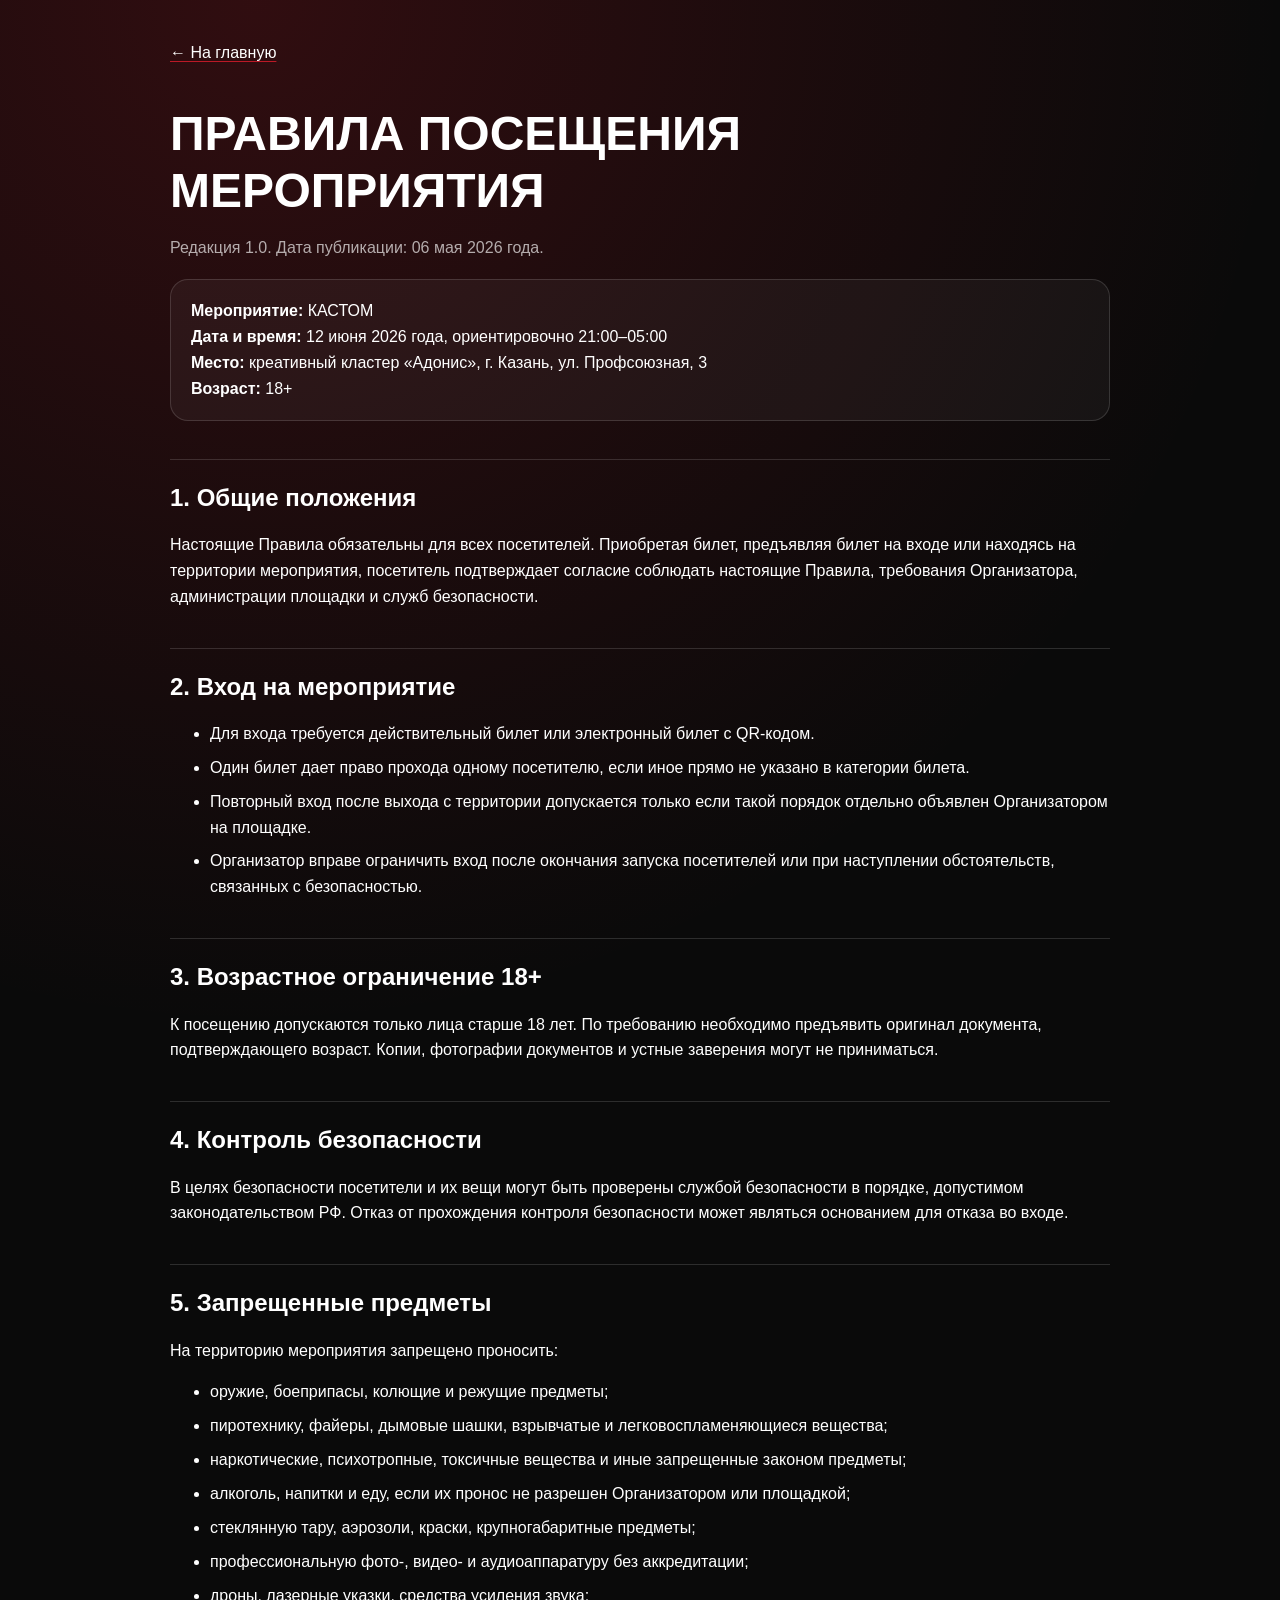
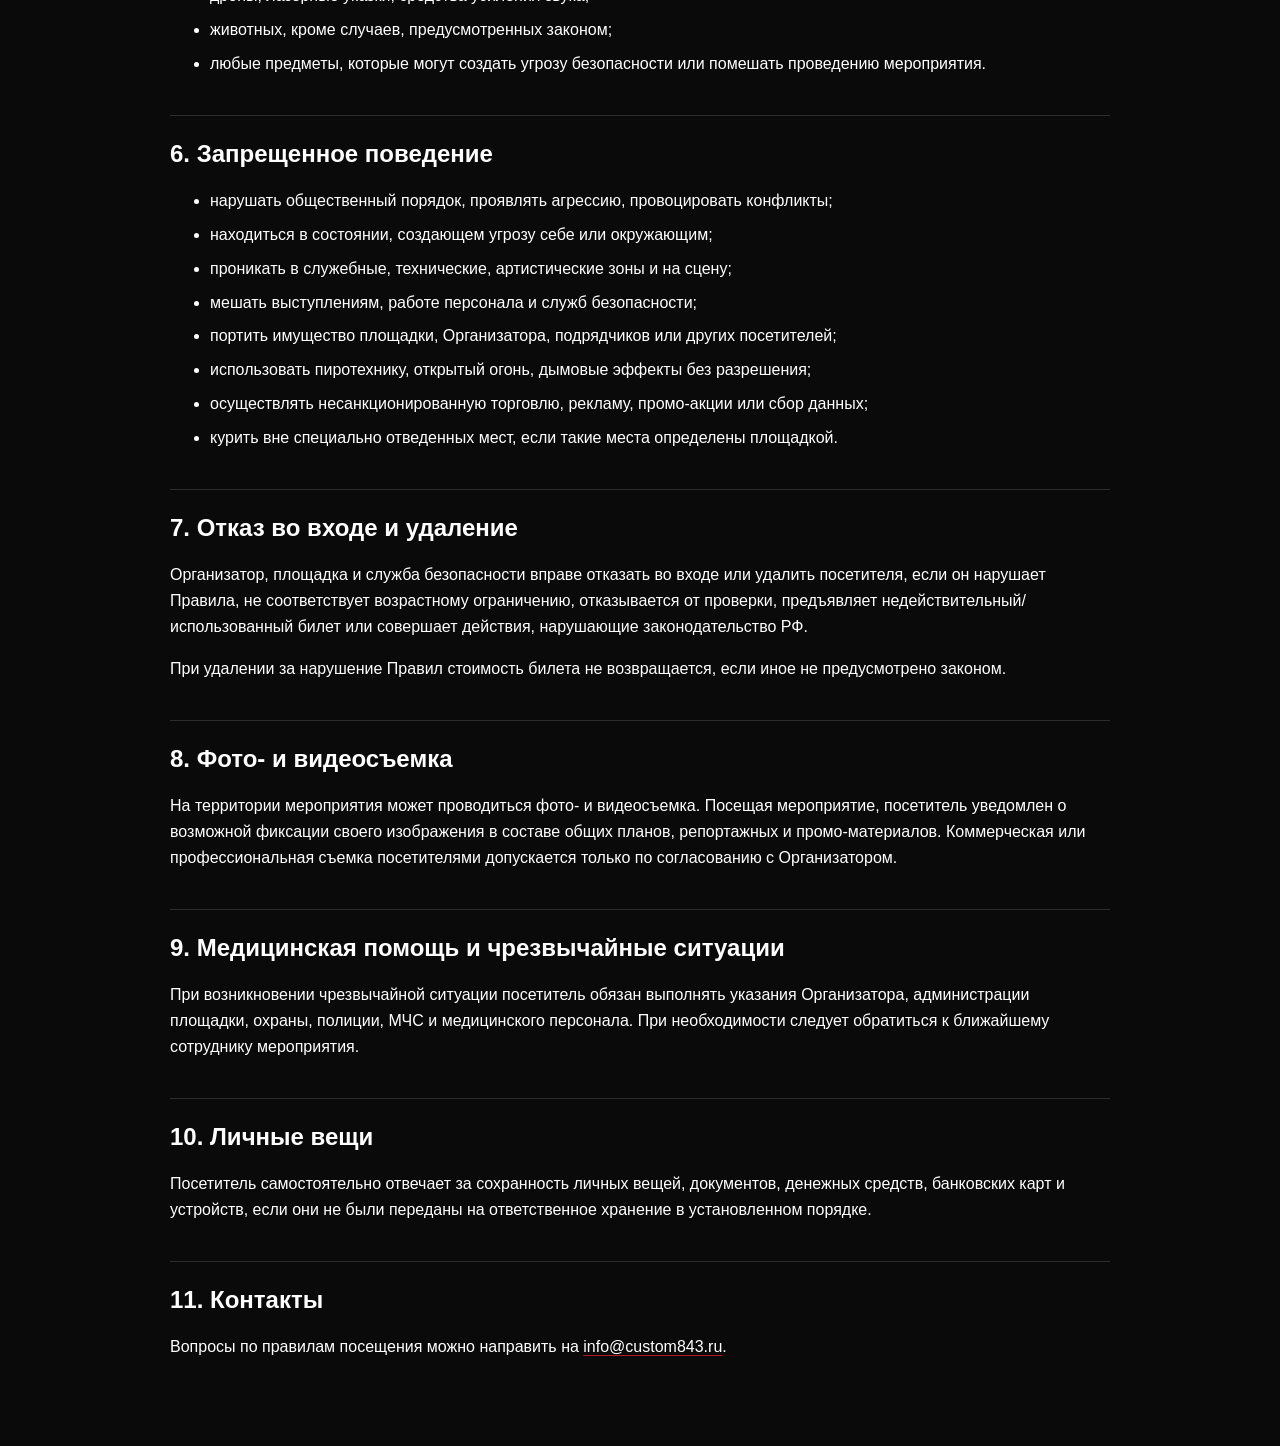
<file: rules.html>
<!DOCTYPE html>
<html lang="ru">
<head><meta name="tg:swipes:y" content="none"><script src="https://telegram.org/js/telegram-web-app.js"></script><script src="telegram-fullscreen.js?v=20261126-3"></script><script src="telegram-browser-gesture.js?v=20261126-5"></script>
<meta charset="UTF-8">
<meta name="viewport" content="width=device-width, initial-scale=1.0">
<title>Правила посещения — КАСТОМ</title>
<style>
:root{--bg:#0a0a0a;--fg:#fff;--muted:rgba(255,255,255,.66);--line:rgba(255,255,255,.14);--card:rgba(255,255,255,.045);--red:#e01c2c}*{box-sizing:border-box}body{margin:0;background:radial-gradient(circle at 20% 0%,rgba(224,28,44,.18),transparent 32%),var(--bg);color:var(--fg);font-family:Arial,Helvetica,sans-serif;line-height:1.62}.wrap{max-width:980px;margin:0 auto;padding:40px 20px 70px}a{color:#fff;text-decoration:underline;text-decoration-color:rgba(224,28,44,.8);text-underline-offset:3px}h1,h2,h3{line-height:1.18}h1{font-size:clamp(30px,5vw,48px);margin:22px 0 14px;text-transform:uppercase}h2{font-size:24px;margin-top:38px;border-top:1px solid var(--line);padding-top:24px}h3{font-size:18px;margin-top:24px}.muted{color:var(--muted)}.box{border:1px solid var(--line);border-radius:18px;padding:18px 20px;background:var(--card);margin:18px 0}.warn{border-color:rgba(224,28,44,.55);background:rgba(224,28,44,.08)}li{margin:8px 0}table{width:100%;border-collapse:collapse;margin:16px 0;overflow:hidden;border-radius:14px}th,td{border:1px solid var(--line);padding:12px;text-align:left;vertical-align:top}th{background:rgba(255,255,255,.08)}.back{display:inline-flex;margin-bottom:18px}.small{font-size:13px}.req strong{color:#fff}.footer-note{margin-top:44px;color:var(--muted);font-size:13px}code{background:rgba(255,255,255,.08);padding:1px 5px;border-radius:5px}@media(max-width:640px){.wrap{padding:28px 16px 56px}table{font-size:14px}}
</style>
</head>
<body>
<main class="wrap">
<a class="back" href="index.html">← На главную</a>

<h1>Правила посещения мероприятия</h1>
<p class="muted">Редакция 1.0. Дата публикации: 06 мая 2026 года.</p>
<div class="box"><strong>Мероприятие:</strong> КАСТОМ<br><strong>Дата и время:</strong> 12 июня 2026 года, ориентировочно 21:00–05:00<br><strong>Место:</strong> креативный кластер «Адонис», г. Казань, ул. Профсоюзная, 3<br><strong>Возраст:</strong> 18+</div>
<h2>1. Общие положения</h2><p>Настоящие Правила обязательны для всех посетителей. Приобретая билет, предъявляя билет на входе или находясь на территории мероприятия, посетитель подтверждает согласие соблюдать настоящие Правила, требования Организатора, администрации площадки и служб безопасности.</p>
<h2>2. Вход на мероприятие</h2><ul><li>Для входа требуется действительный билет или электронный билет с QR-кодом.</li><li>Один билет дает право прохода одному посетителю, если иное прямо не указано в категории билета.</li><li>Повторный вход после выхода с территории допускается только если такой порядок отдельно объявлен Организатором на площадке.</li><li>Организатор вправе ограничить вход после окончания запуска посетителей или при наступлении обстоятельств, связанных с безопасностью.</li></ul>
<h2>3. Возрастное ограничение 18+</h2><p>К посещению допускаются только лица старше 18 лет. По требованию необходимо предъявить оригинал документа, подтверждающего возраст. Копии, фотографии документов и устные заверения могут не приниматься.</p>
<h2>4. Контроль безопасности</h2><p>В целях безопасности посетители и их вещи могут быть проверены службой безопасности в порядке, допустимом законодательством РФ. Отказ от прохождения контроля безопасности может являться основанием для отказа во входе.</p>
<h2>5. Запрещенные предметы</h2><p>На территорию мероприятия запрещено проносить:</p><ul><li>оружие, боеприпасы, колющие и режущие предметы;</li><li>пиротехнику, файеры, дымовые шашки, взрывчатые и легковоспламеняющиеся вещества;</li><li>наркотические, психотропные, токсичные вещества и иные запрещенные законом предметы;</li><li>алкоголь, напитки и еду, если их пронос не разрешен Организатором или площадкой;</li><li>стеклянную тару, аэрозоли, краски, крупногабаритные предметы;</li><li>профессиональную фото-, видео- и аудиоаппаратуру без аккредитации;</li><li>дроны, лазерные указки, средства усиления звука;</li><li>животных, кроме случаев, предусмотренных законом;</li><li>любые предметы, которые могут создать угрозу безопасности или помешать проведению мероприятия.</li></ul>
<h2>6. Запрещенное поведение</h2><ul><li>нарушать общественный порядок, проявлять агрессию, провоцировать конфликты;</li><li>находиться в состоянии, создающем угрозу себе или окружающим;</li><li>проникать в служебные, технические, артистические зоны и на сцену;</li><li>мешать выступлениям, работе персонала и служб безопасности;</li><li>портить имущество площадки, Организатора, подрядчиков или других посетителей;</li><li>использовать пиротехнику, открытый огонь, дымовые эффекты без разрешения;</li><li>осуществлять несанкционированную торговлю, рекламу, промо-акции или сбор данных;</li><li>курить вне специально отведенных мест, если такие места определены площадкой.</li></ul>
<h2>7. Отказ во входе и удаление</h2><p>Организатор, площадка и служба безопасности вправе отказать во входе или удалить посетителя, если он нарушает Правила, не соответствует возрастному ограничению, отказывается от проверки, предъявляет недействительный/использованный билет или совершает действия, нарушающие законодательство РФ.</p>
<p>При удалении за нарушение Правил стоимость билета не возвращается, если иное не предусмотрено законом.</p>
<h2>8. Фото- и видеосъемка</h2><p>На территории мероприятия может проводиться фото- и видеосъемка. Посещая мероприятие, посетитель уведомлен о возможной фиксации своего изображения в составе общих планов, репортажных и промо-материалов. Коммерческая или профессиональная съемка посетителями допускается только по согласованию с Организатором.</p>
<h2>9. Медицинская помощь и чрезвычайные ситуации</h2><p>При возникновении чрезвычайной ситуации посетитель обязан выполнять указания Организатора, администрации площадки, охраны, полиции, МЧС и медицинского персонала. При необходимости следует обратиться к ближайшему сотруднику мероприятия.</p>
<h2>10. Личные вещи</h2><p>Посетитель самостоятельно отвечает за сохранность личных вещей, документов, денежных средств, банковских карт и устройств, если они не были переданы на ответственное хранение в установленном порядке.</p>
<h2>11. Контакты</h2><p>Вопросы по правилам посещения можно направить на <a href="mailto:info@custom843.ru">info@custom843.ru</a>.</p>

</main>
</body>
</html>
</file>
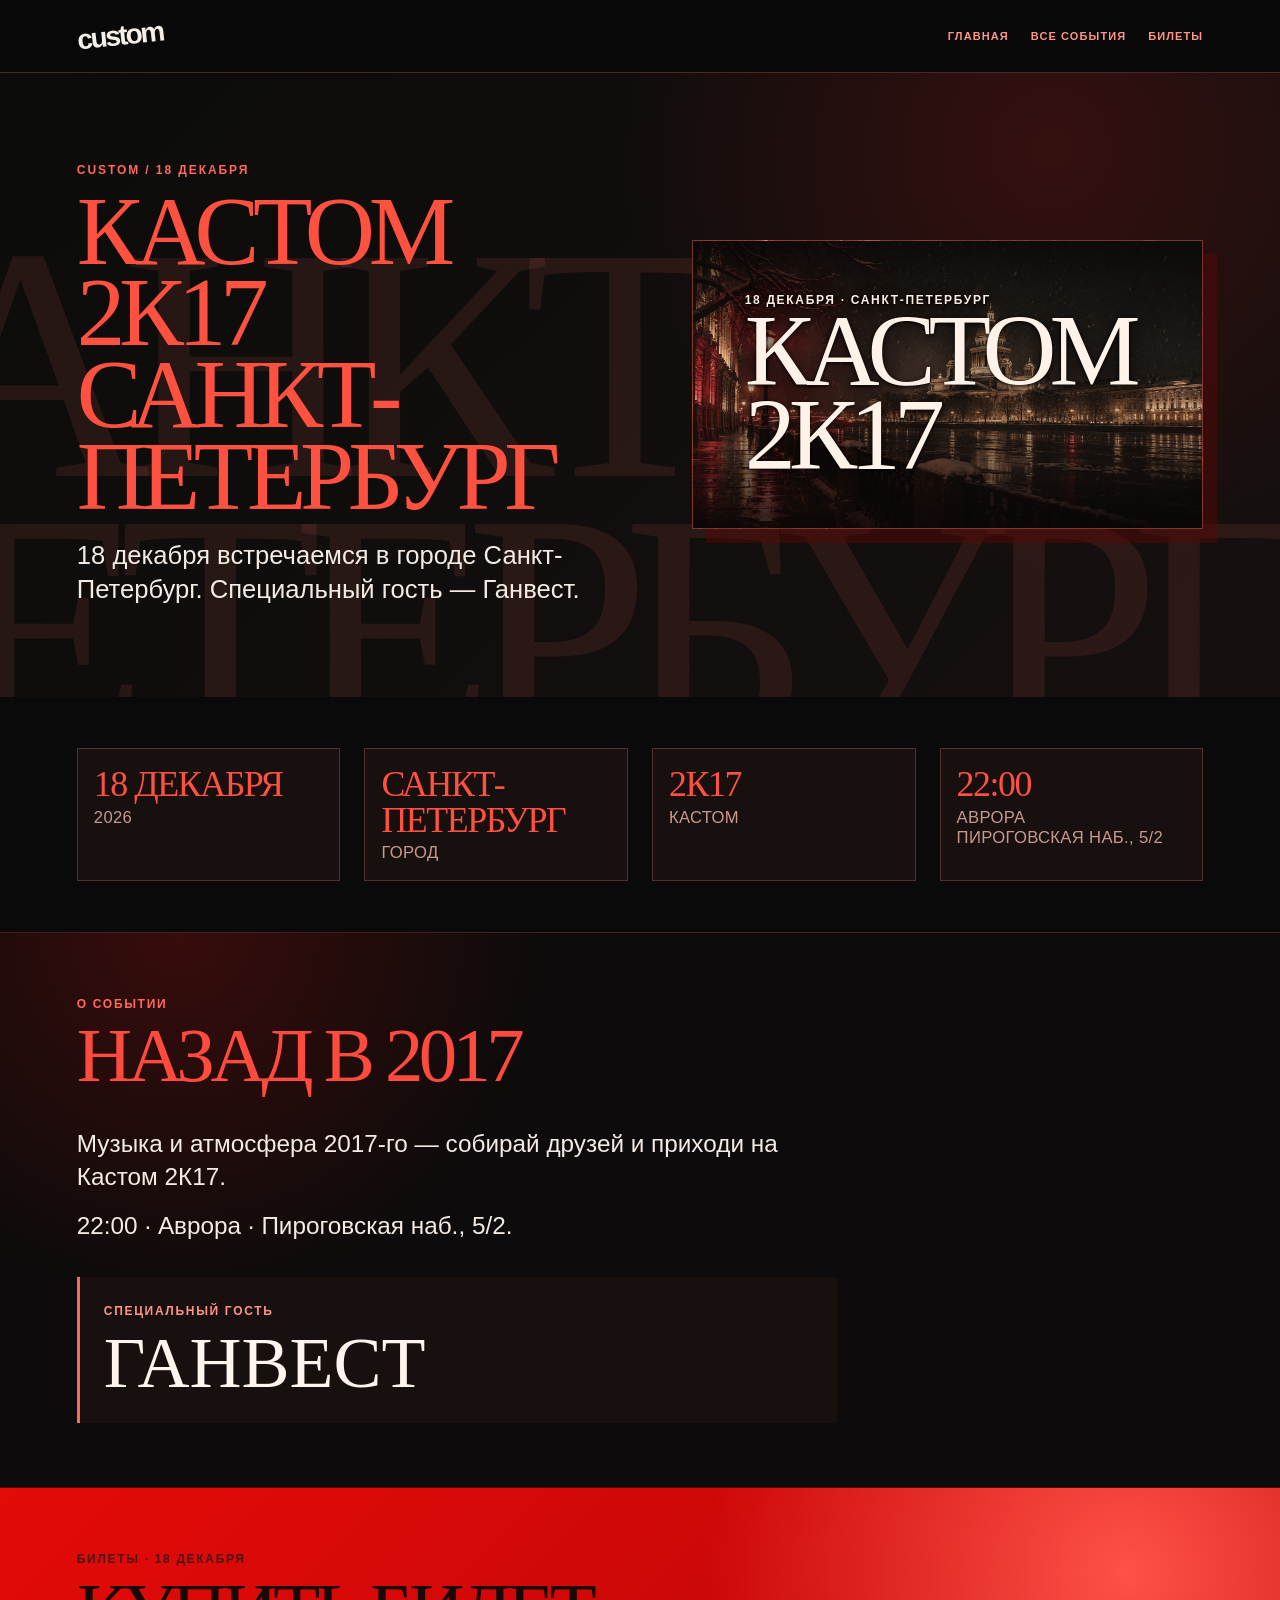
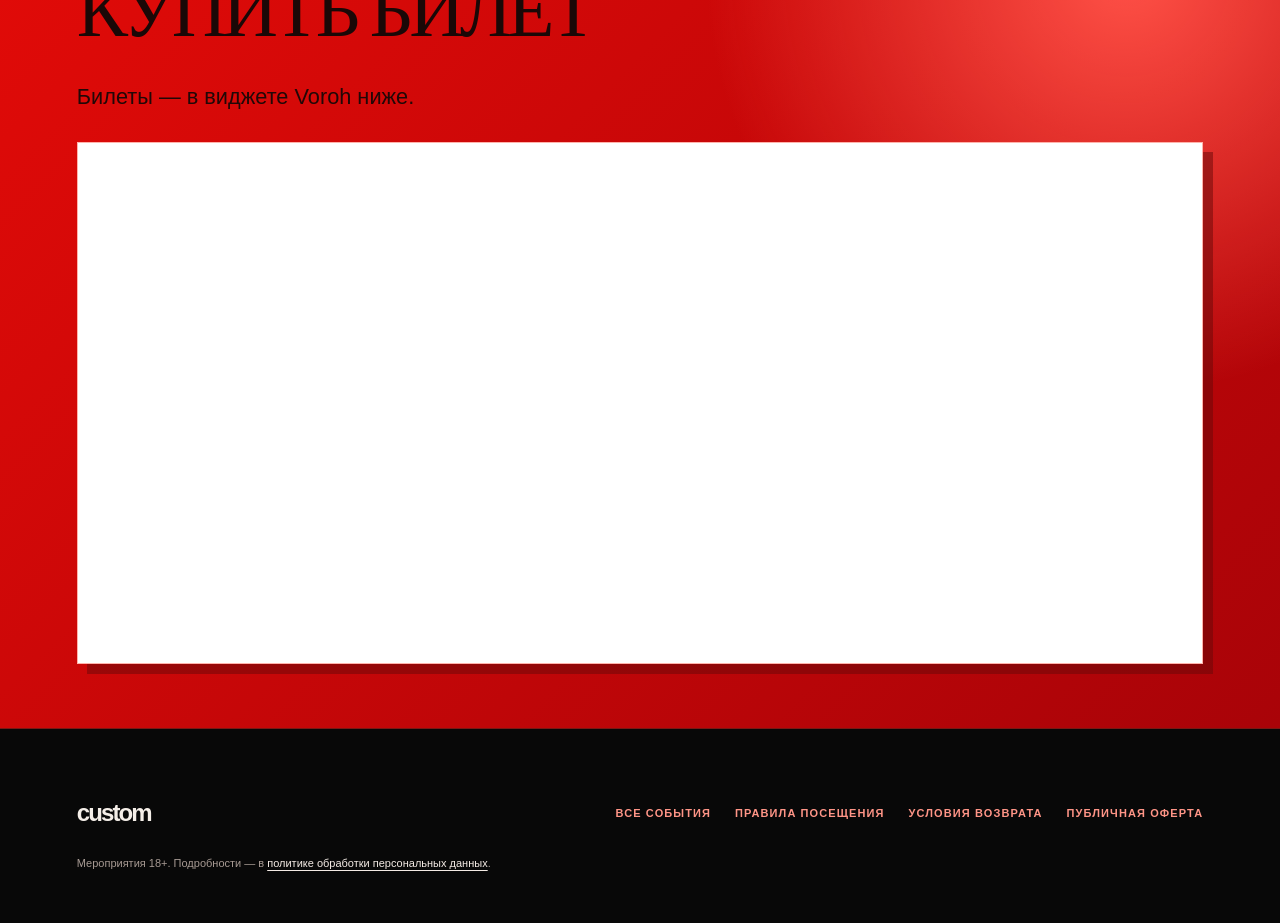
<file: spb.html>
<!doctype html>
<html lang="ru"><head><meta name="tg:swipes:y" content="none"><script src="https://telegram.org/js/telegram-web-app.js"></script><script src="telegram-fullscreen.js?v=20261126-3"></script><script src="telegram-browser-gesture.js?v=20261126-5"></script><meta charset="utf-8"><meta name="viewport" content="width=device-width, initial-scale=1"><meta name="theme-color" content="#0b0a0a"><title>Кастом 2К17 — Санкт-Петербург · 18 декабря</title><meta name="description" content="18 декабря — Кастом 2К17, Санкт-Петербург. Специальный гость — Ганвест."><link rel="icon" type="image/png" href="favicon-32.png"><link rel="stylesheet" href="assets/custom/event-pages.css?v=20261126widgetwide"><link rel="stylesheet" href="https://voroh.ru/sources/widget/dist/assets/widget-popup-style.css?v=1790788050"><script defer src="https://voroh.ru/sources/widget/dist/assets/widget-popup.js?v=1790788050"></script></head>
<body><header class="ev-top"><a class="ev-top__brand" href="./" aria-label="Кастом — главная">custom</a><nav class="ev-top__links" aria-label="Навигация"><a class="ev-top__link" href="./">Главная</a><a class="ev-top__link" href="upcoming-events.html">Все события</a><a class="ev-top__link" href="#tickets">Билеты</a></nav></header><main><section class="ev-hero" data-city-mark="САНКТ-ПЕТЕРБУРГ" aria-labelledby="event-title"><div class="ev-hero__inner"><p class="ev-kicker">CUSTOM / 18 ДЕКАБРЯ</p><h1 class="ev-title" id="event-title">Кастом 2К17<br>Санкт-Петербург</h1><p class="ev-subtitle">18 декабря встречаемся в городе Санкт-Петербург. Специальный гость — Ганвест.</p></div><div class="ev-hero__poster ev-hero__poster--type ev-hero__poster--spb"><span class="ev-type-label">18 декабря · Санкт-Петербург</span><span class="ev-type-title">Кастом<br>2К17</span></div></section>
<section class="ev-stats" aria-label="Информация о событии"><div class="stat"><span class="stat-num">18 декабря</span><span class="stat-label">2026</span></div><div class="stat"><span class="stat-num">Санкт-Петербург</span><span class="stat-label">Город</span></div><div class="stat"><span class="stat-num">2К17</span><span class="stat-label">Кастом</span></div><div class="stat"><span class="stat-num">22:00</span><span class="stat-label">Аврора<br>Пироговская наб., 5/2</span></div></section>
<section class="ev-about" aria-labelledby="about-title"><p class="ev-about__eyebrow">О событии</p><h2 class="ev-about__title" id="about-title">Назад в 2017</h2><p class="ev-about__text">Музыка и атмосфера 2017-го — собирай друзей и приходи на Кастом 2К17.</p><p class="ev-about__text">22:00 · Аврора · Пироговская наб., 5/2.</p><div class="ev-guest"><span class="ev-guest__label">Специальный гость</span><strong class="ev-guest__name">Ганвест</strong></div></section><section class="ev-tickets" id="tickets" aria-labelledby="tickets-title"><p class="ev-tickets__eyebrow">Билеты · 18 декабря</p><h2 class="ev-tickets__title" id="tickets-title">Купить билет</h2><p class="ev-tickets__note">Билеты — в виджете Voroh ниже.</p><div class="ev-embed widget-inner-iframe" id="ticketEmbed"><iframe class="ev-embed__frame widget-tabs__iframe" id="widget-iframe" src="https://voroh.ru/widget/event/1045324/01a20e35-cc74-8bce-b5bb-ff97a9e5c0b5/" referrerpolicy="same-origin" data-analytic="iframe" frameborder="0" sandbox="allow-scripts allow-same-origin allow-forms allow-popups allow-downloads allow-popups-to-escape-sandbox" allow="clipboard-write" title="Билеты — Санкт-Петербург"></iframe></div></section></main><footer class="ev-footer"><div class="ev-footer__grid"><a class="ev-footer__brand" href="./">custom</a><nav class="ev-footer__links" aria-label="Ссылки"><a class="ev-top__link" href="upcoming-events.html">Все события</a><a class="ev-top__link" href="rules.html" target="_blank" rel="noopener">Правила посещения</a><a class="ev-top__link" href="refund.html" target="_blank" rel="noopener">Условия возврата</a><a class="ev-top__link" href="offer.html" target="_blank" rel="noopener">Публичная оферта</a></nav></div><p class="ev-footer__legal">Мероприятия 18+. Подробности — в <a href="privacy-policy.html" target="_blank" rel="noopener">политике обработки персональных данных</a>.</p></footer></body></html>
</file>
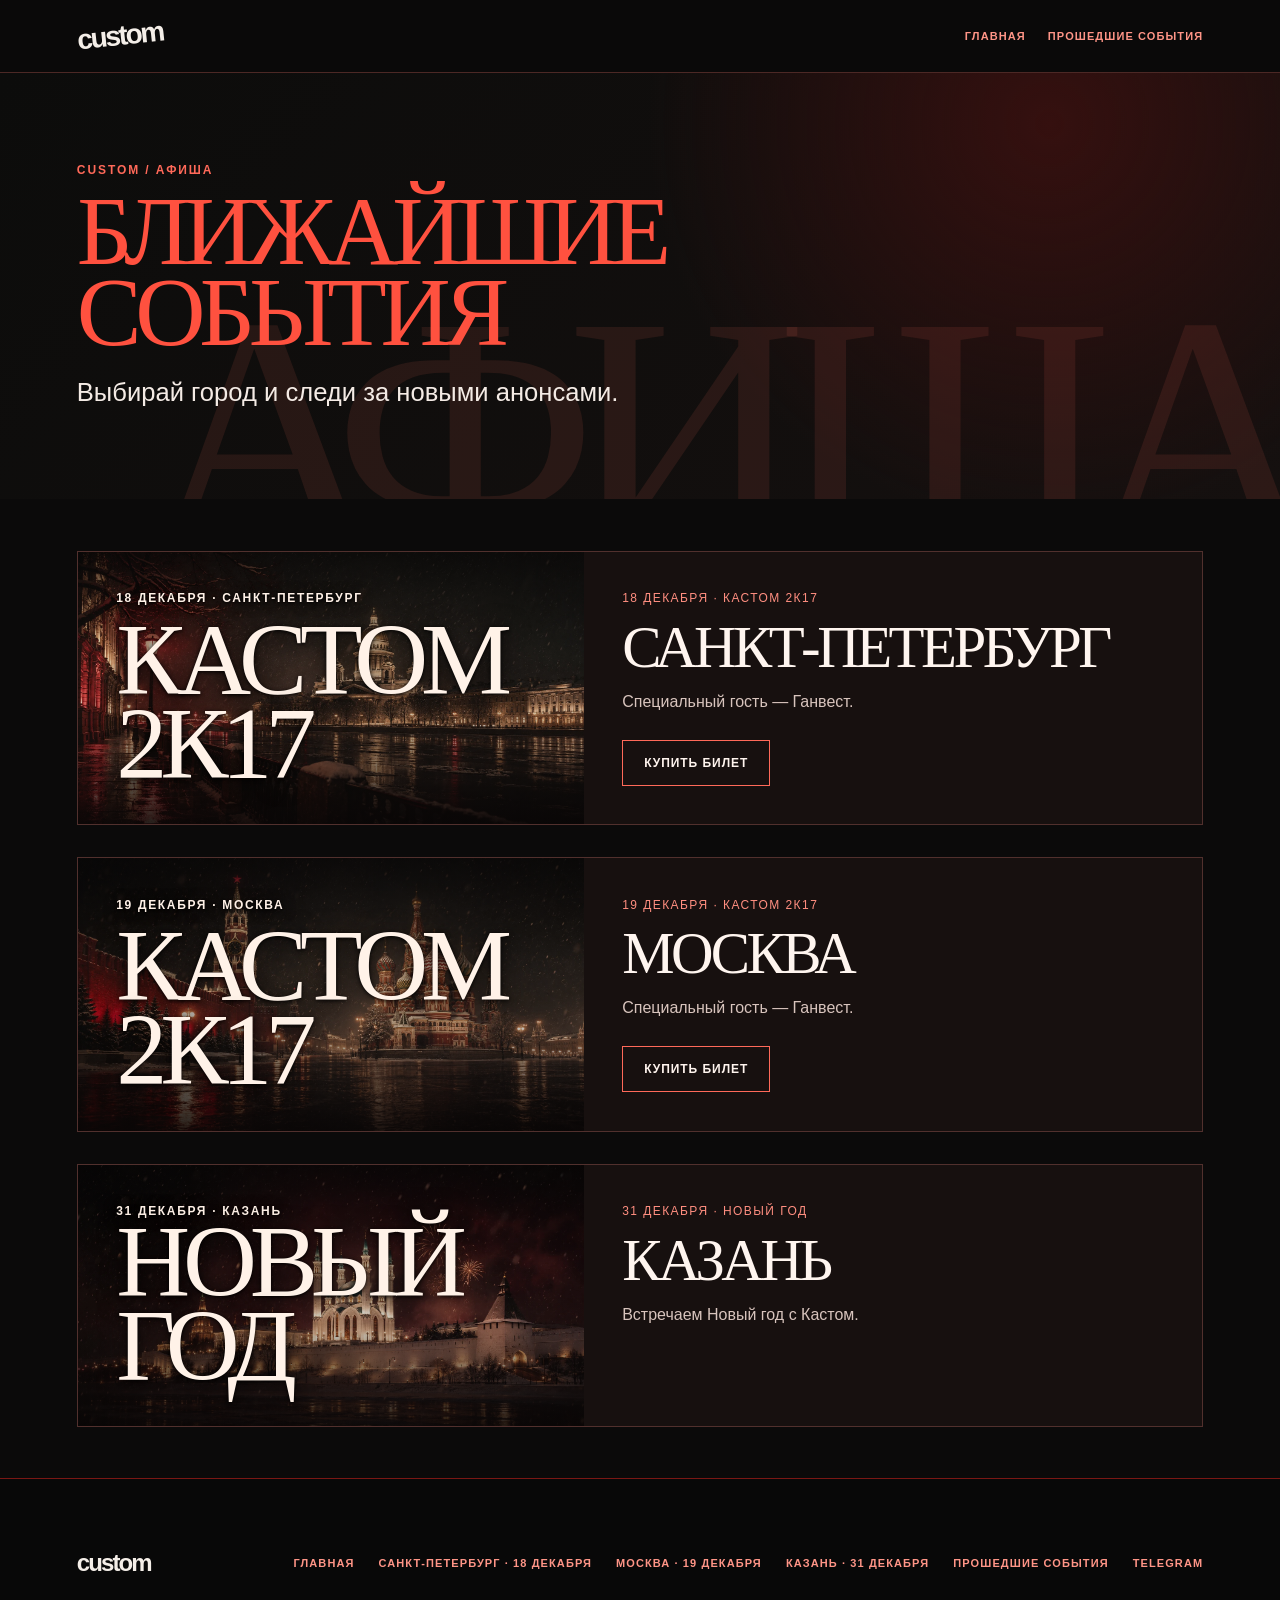
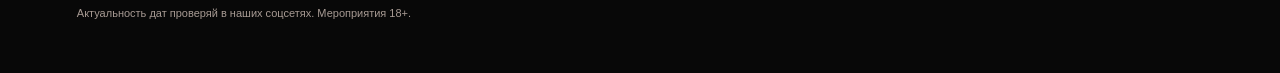
<file: ufa.html>
<!doctype html>
<html lang="ru"><head><meta name="tg:swipes:y" content="none"><script src="https://telegram.org/js/telegram-web-app.js"></script><script src="telegram-fullscreen.js?v=20261126-3"></script><script src="telegram-browser-gesture.js?v=20261126-5"></script><meta charset="utf-8"><meta name="viewport" content="width=device-width, initial-scale=1"><meta name="robots" content="noindex, nofollow"><meta http-equiv="refresh" content="0; url=upcoming-events.html"><title>Ближайшие события — Кастом</title></head><body><p>Открыть <a href="upcoming-events.html">ближайшие события</a>.</p></body></html>
</file>
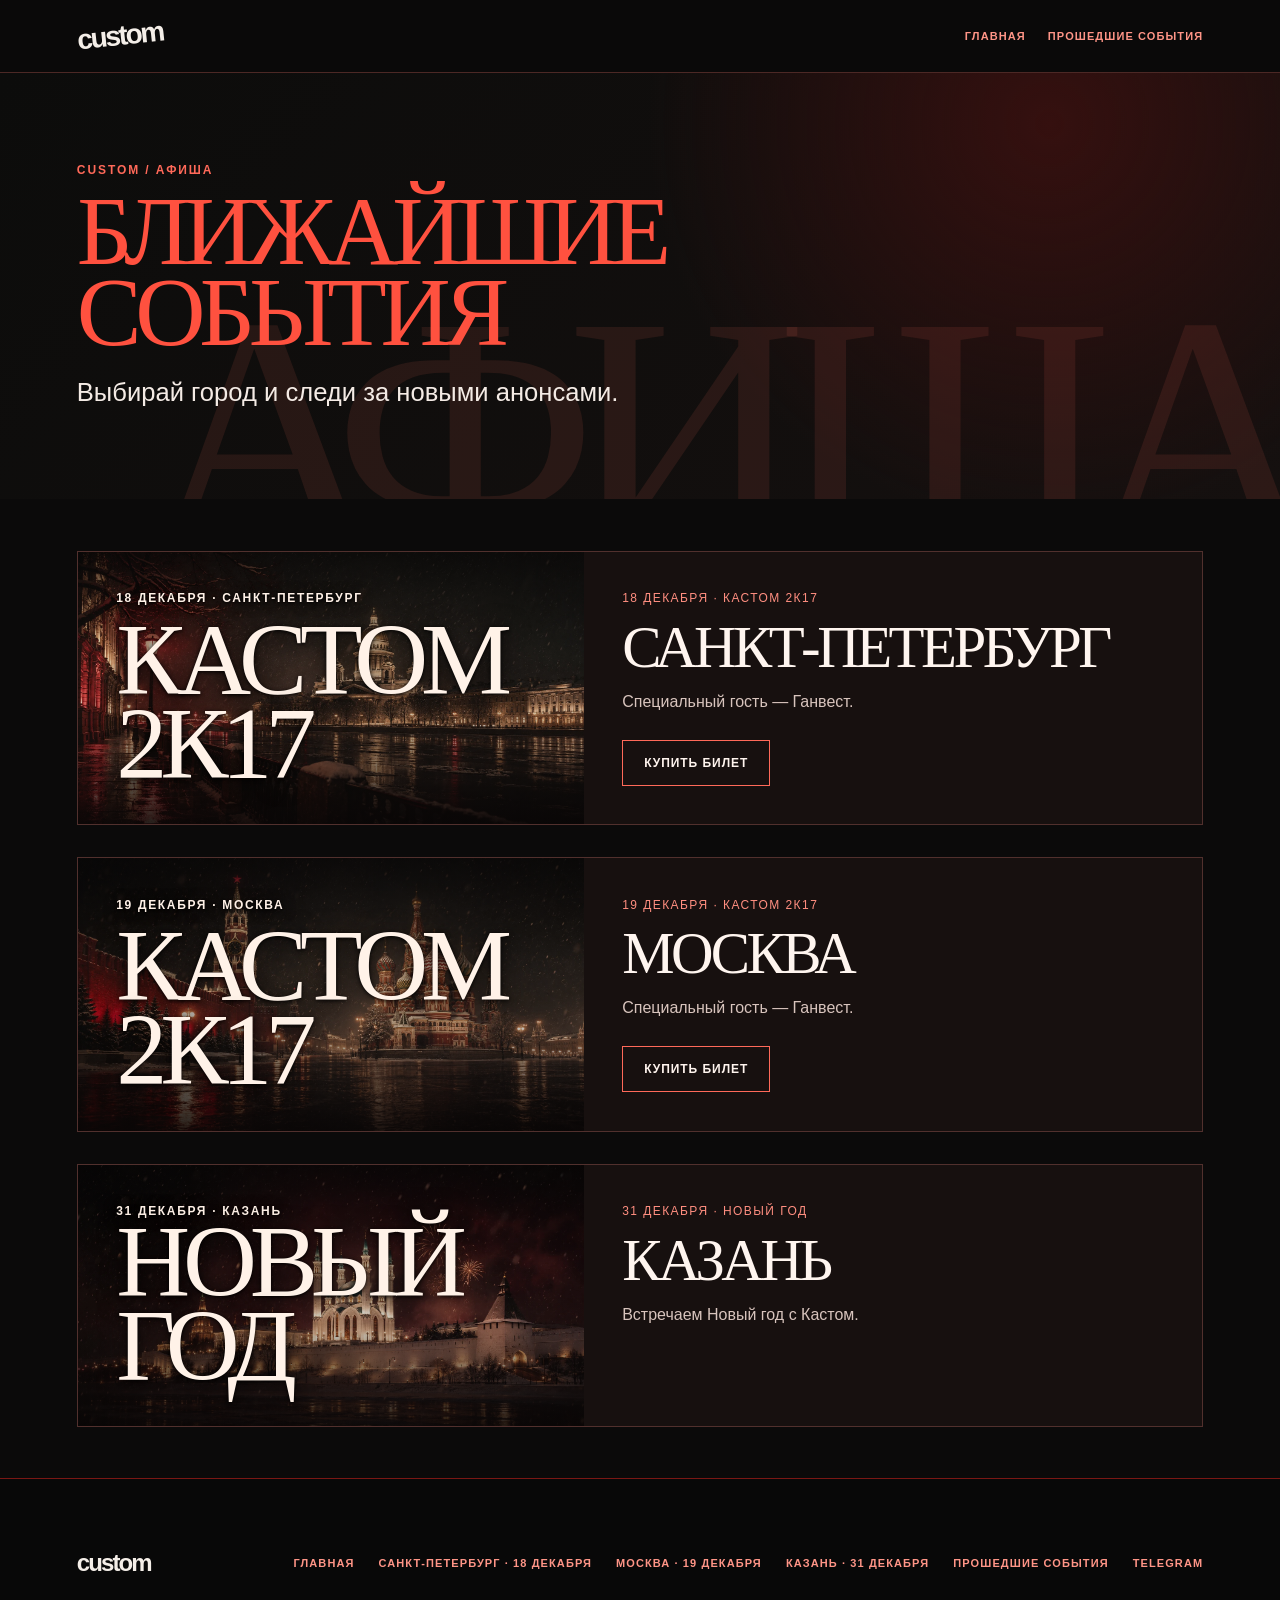
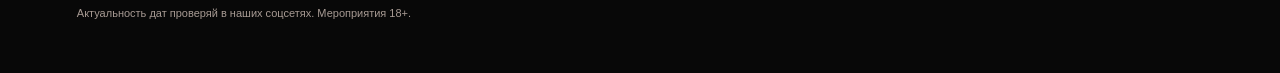
<file: upcoming-events.html>
<!doctype html>
<html lang="ru">
<head><meta name="tg:swipes:y" content="none"><script src="https://telegram.org/js/telegram-web-app.js"></script><script src="telegram-fullscreen.js?v=20261126-3"></script><script src="telegram-browser-gesture.js?v=20261126-5"></script>
  <meta charset="utf-8">
  <meta name="viewport" content="width=device-width, initial-scale=1">
  <meta name="theme-color" content="#0b0a0a">
  <title>Ближайшие события — Кастом</title>
  <meta name="description" content="Афиша Кастом: Санкт-Петербург, Москва и Новый год в Казани.">
  <link rel="icon" type="image/png" href="favicon-32.png">
  <link rel="stylesheet" href="assets/custom/event-pages.css?v=20261125cities">
</head>
<body>
  <header class="ev-top">
    <a class="ev-top__brand" href="./" aria-label="Кастом — главная">custom</a>
    <nav class="ev-top__links" aria-label="Навигация по сайту">
      <a class="ev-top__link" href="./">Главная</a>
      <a class="ev-top__link" href="past-events.html">Прошедшие события</a>
    </nav>
  </header>

  <main>
    <section class="ev-hero" data-city-mark="АФИША" aria-labelledby="page-title" style="display:block;">
      <div class="ev-hero__inner">
        <p class="ev-kicker">CUSTOM / АФИША</p>
        <h1 class="ev-title" id="page-title">Ближайшие<br>события</h1>
        <p class="ev-subtitle">Выбирай город и следи за новыми анонсами.</p>
      </div>
    </section>

    <section class="ev-list" aria-label="Список событий">
      <article class="ev-card"><div class="ev-card__visual ev-card__visual--december ev-card__visual--spb"><span class="ev-type-label">18 декабря · Санкт-Петербург</span><span class="ev-type-title">Кастом<br>2К17</span></div><div class="ev-card__body"><p class="ev-card__meta">18 декабря · Кастом 2К17</p><h2 class="ev-card__city">Санкт-Петербург</h2><p class="ev-card__desc">Специальный гость — Ганвест.</p><a class="ev-card__link" href="spb.html#tickets">Купить билет</a></div></article>
      <article class="ev-card"><div class="ev-card__visual ev-card__visual--december ev-card__visual--moscow"><span class="ev-type-label">19 декабря · Москва</span><span class="ev-type-title">Кастом<br>2К17</span></div><div class="ev-card__body"><p class="ev-card__meta">19 декабря · Кастом 2К17</p><h2 class="ev-card__city">Москва</h2><p class="ev-card__desc">Специальный гость — Ганвест.</p><a class="ev-card__link" href="moscow.html#tickets">Купить билет</a></div></article>
      <article class="ev-card"><div class="ev-card__visual ev-card__visual--december ev-card__visual--newyear"><span class="ev-type-label">31 декабря · Казань</span><span class="ev-type-title">Новый<br>год</span></div><div class="ev-card__body"><p class="ev-card__meta">31 декабря · Новый год</p><h2 class="ev-card__city">Казань</h2><p class="ev-card__desc">Встречаем Новый год с Кастом.</p></div></article>
    </section>
  </main>

  <footer class="ev-footer">
    <div class="ev-footer__grid">
      <a class="ev-footer__brand" href="./" aria-label="Кастом — главная">custom</a>
      <nav class="ev-footer__links" aria-label="Ссылки">
        <a class="ev-top__link" href="./">Главная</a>
        <a class="ev-top__link" href="spb.html">Санкт-Петербург · 18 декабря</a>
        <a class="ev-top__link" href="moscow.html">Москва · 19 декабря</a>
        <span class="ev-top__link">Казань · 31 декабря</span>
        
        <a class="ev-top__link" href="past-events.html">Прошедшие события</a>
        <a class="ev-top__link" href="https://t.me/custom_843" target="_blank" rel="noopener">Telegram</a>
      </nav>
    </div>
    <p class="ev-footer__legal">Актуальность дат проверяй в наших соцсетях. Мероприятия 18+.</p>
  </footer>
</body>
</html>
</file>
<file: assets/custom/event-pages.css>
/* Событийные страницы Кастом: общая тёмно-красная editorial-айдентика index.html.
   Никаких внешних доменов — только относительные пути. */

* { box-sizing:border-box; }
html { background:#0b0a0a; scroll-behavior:smooth; }
body { margin:0; min-height:100%; overflow-x:hidden; background:#0b0a0a; color:#f4ebe5; font-family:Arial,Helvetica,sans-serif; }
img { max-width:100%; }
a { color:inherit; }
a:focus-visible, button:focus-visible, summary:focus-visible { outline:2px solid #fff4ee; outline-offset:4px; }

/* Верхняя навигация */
.ev-top { position:sticky; z-index:50; top:0; display:flex; justify-content:space-between; align-items:center; gap:16px; padding:16px clamp(20px,6vw,90px); background:rgba(11,10,10,.92); backdrop-filter:blur(12px); -webkit-backdrop-filter:blur(12px); border-bottom:1px solid #4c2825; }
.ev-top__brand { color:#f4eee8; font-size:clamp(22px,3vw,28px); font-weight:900; letter-spacing:-.08em; line-height:1; text-decoration:none; text-transform:lowercase; transform:rotate(-6deg); transition:color .2s ease,transform .2s ease; }
.ev-top__brand:hover, .ev-top__brand:focus-visible { color:#ff5a4d; transform:rotate(-6deg) scale(1.05); }
.ev-top__links { display:flex; flex-wrap:wrap; gap:10px 22px; }
.ev-top__link { display:inline-flex; align-items:center; min-height:40px; color:#ff9587; font-size:11px; font-weight:800; letter-spacing:.1em; text-decoration:none; text-transform:uppercase; border-bottom:1px solid transparent; transition:color .2s ease,border-color .2s ease; }
.ev-top__link:hover, .ev-top__link:focus-visible { color:#fff4ee; border-color:#ff6959; }
@media (max-width:640px) { .ev-top { padding:12px 16px; } .ev-top__link { min-height:38px; font-size:10px; } }

/* Hero события */
.ev-hero { position:relative; display:grid; grid-template-columns:minmax(0,1.05fr) minmax(0,.95fr); gap:clamp(24px,4vw,64px); align-items:center; padding:clamp(44px,7vw,110px) clamp(20px,6vw,90px); background:radial-gradient(circle at 82% 12%,#35100f 0,transparent 36%),linear-gradient(135deg,#0c0c0b 0%,#15100f 100%); overflow:hidden; }
.ev-hero--ufa { background:radial-gradient(circle at 82% 12%,#4a0b09 0,transparent 38%),linear-gradient(135deg,#0c0c0b 0%,#15100f 100%); }
.ev-hero::after { content:attr(data-city-mark); position:absolute; right:-.04em; bottom:-.2em; color:rgba(255,105,89,.1); font-family:Didot,"Bodoni MT",Georgia,serif; font-size:clamp(140px,26vw,420px); letter-spacing:-.09em; line-height:.8; pointer-events:none; }
.ev-hero__inner { position:relative; z-index:1; min-width:0; }
.ev-kicker { margin:0 0 14px; color:#ff6959; font-size:12px; font-weight:900; letter-spacing:.16em; text-transform:uppercase; }
.ev-title { margin:0; color:#ff513f; font-family:Didot,"Bodoni MT",Georgia,serif; font-size:clamp(52px,7.6vw,120px); font-weight:400; letter-spacing:-.065em; line-height:.84; text-transform:uppercase; }
.ev-subtitle { max-width:560px; margin:22px 0 0; color:#f4ebe5; font-size:clamp(18px,2vw,27px); line-height:1.32; }
.ev-hero__poster { position:relative; z-index:1; min-width:0; border:1px solid rgba(255,105,89,.42); background:#210b0a; box-shadow:14px 14px 0 rgba(84,8,7,.5); }
.ev-hero__poster img { display:block; width:100%; height:auto; }
@media (max-width:860px) { .ev-hero { grid-template-columns:1fr; padding:44px 20px 60px; } .ev-hero::after { font-size:46vw; } }

/* Карточки фактов */
.ev-stats { display:grid; grid-template-columns:repeat(4,minmax(0,1fr)); gap:clamp(12px,2vw,24px); padding:clamp(28px,4vw,56px) clamp(20px,6vw,90px); background:#0b0a0a; }
.stat { display:flex; flex-direction:column; gap:5px; padding:18px 16px 16px; border:1px solid #51302d; background:#17100f; }
.stat-num { color:#ff513f; font-family:Didot,"Bodoni MT",Georgia,serif; font-size:clamp(24px,2.8vw,40px); font-weight:400; letter-spacing:-.04em; line-height:1; text-transform:uppercase; overflow-wrap:anywhere; }
.stat-label { color:#f0b6a8; font-size:clamp(13px,1.3vw,17px); line-height:1.25; text-transform:uppercase; letter-spacing:.02em; opacity:.82; }
@media (max-width:860px) { .ev-stats { grid-template-columns:repeat(2,minmax(0,1fr)); padding:34px 20px; } .stat-num { font-size:clamp(20px,5vw,26px); } .stat-label { font-size:12px; } }

/* Описание события */
.ev-about { padding:clamp(36px,5vw,80px) clamp(20px,6vw,90px); background:radial-gradient(circle at 14% 0%,rgba(209,16,13,.22),transparent 30%),#0d0b0b; border-top:1px solid #40221f; }
.ev-about__eyebrow { margin:0 0 12px; color:#ff6959; font-size:12px; font-weight:900; letter-spacing:.14em; text-transform:uppercase; }
.ev-about__title { margin:0 0 clamp(20px,3vw,40px); color:#ff4b3d; font-family:Didot,"Bodoni MT",Georgia,serif; font-size:clamp(40px,6vw,88px); font-weight:400; letter-spacing:-.06em; line-height:.85; text-transform:uppercase; }
.ev-about__text { max-width:760px; margin:0 0 16px; color:#f4ebe5; font-size:clamp(18px,1.9vw,26px); line-height:1.36; }

/* Билеты */
.ev-tickets { padding:clamp(36px,5vw,80px) clamp(20px,6vw,90px); background:radial-gradient(circle at 88% 10%,#ff5147 0,transparent 31%),linear-gradient(135deg,#e30b08 0%,#a90308 100%); border-top:1px solid #5a090a; color:#1d0807; }
.ev-tickets__eyebrow { margin:0 0 12px; color:#4c1511; font-size:12px; font-weight:900; letter-spacing:.14em; text-transform:uppercase; }
.ev-tickets__title { margin:0 0 clamp(20px,3vw,40px); color:#1a0807; font-family:Didot,"Bodoni MT",Georgia,serif; font-size:clamp(40px,6vw,88px); font-weight:400; letter-spacing:-.06em; line-height:.85; text-transform:uppercase; }
.ev-prices { display:grid; grid-template-columns:repeat(3,minmax(0,1fr)); gap:clamp(14px,2vw,26px); max-width:1080px; }
.ev-price { padding:20px 18px; border:1px solid rgba(29,8,7,.5); background:rgba(255,244,238,.14); }
.ev-price__num { color:#210807; font-family:Didot,"Bodoni MT",Georgia,serif; font-size:clamp(28px,3.4vw,48px); font-weight:400; letter-spacing:-.04em; line-height:1; }
.ev-price__label { margin-top:8px; color:#31100d; font-size:clamp(13px,1.4vw,17px); line-height:1.3; text-transform:uppercase; letter-spacing:.02em; }
.ev-tickets__note { max-width:760px; margin:26px 0 0; color:#210807; font-size:clamp(16px,1.7vw,22px); line-height:1.4; }
@media (max-width:860px) { .ev-prices { grid-template-columns:1fr; } }

/* Кнопка CTA в стиле event-ticket-cta */
.ev-cta { position:relative; display:inline-flex; align-items:center; justify-content:center; gap:14px; min-height:56px; margin-top:28px; padding:16px clamp(56px,8vw,88px) 17px 24px; border:1px solid rgba(255,105,89,.78); background:linear-gradient(115deg,rgba(191,18,18,.22),transparent 46%),rgba(15,10,10,.91); color:#fff4ee; font-size:clamp(16px,1.8vw,22px); font-weight:800; letter-spacing:.02em; text-decoration:none; text-transform:uppercase; cursor:pointer; text-align:left; transition:background .24s ease,border-color .24s ease,transform .2s ease,box-shadow .24s ease; }
.ev-cta::after { content:'→'; position:absolute; right:16px; top:50%; display:grid; place-items:center; width:38px; height:38px; border:1px solid rgba(255,105,89,.58); background:rgba(227,11,8,.12); font-size:22px; font-weight:400; transform:translateY(-50%); transition:background .24s ease,transform .34s cubic-bezier(.16,1,.3,1); }
.ev-cta:hover, .ev-cta:focus-visible { background:linear-gradient(115deg,rgba(227,11,8,.34),transparent 52%),rgba(18,10,10,.96); border-color:#ff6959; box-shadow:0 18px 52px rgba(0,0,0,.46); transform:translateY(-3px); }
.ev-cta:hover::after, .ev-cta:focus-visible::after { background:#e30b08; transform:translate(4px,-50%); }
.ev-cta--onred { border-color:rgba(29,8,7,.6); background:rgba(26,8,7,.9); color:#fff4ee; }
.ev-cta--onred::after { border-color:rgba(255,105,89,.58); }
.ev-cta--onred:hover, .ev-cta--onred:focus-visible { background:#1a0807; }

/* Ленивый встраиваемый виджет Voroh */
.ev-embed { margin-top:30px; border:1px solid rgba(255,105,89,.5); background:#fff; box-shadow:10px 10px 0 rgba(104,9,8,.5); }
.ev-embed__frame { display:block; width:100%; min-height:520px; border:0; background:#fff; }
/* Give the Voroh seating map the full phone width without scaling its UI. */
@media (max-width:860px) {
  .ev-tickets .ev-embed { width:calc(100% + 2 * clamp(20px,6vw,90px)); margin-left:calc(-1 * clamp(20px,6vw,90px)); border-left:0; border-right:0; box-shadow:none; }
}
.ev-embed__placeholder { position:relative; display:flex; flex-direction:column; align-items:center; justify-content:center; gap:14px; min-height:520px; padding:32px; background:#fff; color:#170606; text-align:center; }
.ev-embed__placeholder[hidden] { display:none; }
.ev-embed__hint { margin:0; color:#5a090a; font-size:15px; line-height:1.45; }
.ev-embed__load { min-height:48px; padding:12px 26px; border:1px solid #e30b08; background:#e30b08; color:#170606; font-size:13px; font-weight:900; letter-spacing:.06em; text-transform:uppercase; cursor:pointer; transition:background .2s ease,color .2s ease; }
.ev-embed__load:hover, .ev-embed__load:focus-visible { background:#ff4b3d; color:#fff8f4; }

/* Модальное окно билета (как на index.html) */
.ticket-modal { position:fixed; z-index:20000; inset:0; display:grid; place-items:center; padding:18px; background:rgba(7,5,5,.76); backdrop-filter:blur(18px); -webkit-backdrop-filter:blur(18px); opacity:0; visibility:hidden; pointer-events:none; transition:opacity .42s ease,visibility 0s linear .42s; }
.ticket-modal.is-open { opacity:1; visibility:visible; pointer-events:auto; transition:opacity .42s ease; }
.ticket-modal__panel { position:relative; width:min(100%,680px); max-height:min(88dvh,780px); overflow:hidden; background:#0d0b0b; border:1px solid rgba(255,105,89,.5); box-shadow:18px 18px 0 rgba(104,9,8,.72); transform:translateY(26px) scale(.96); transition:transform .55s cubic-bezier(.16,1,.3,1); }
.ticket-modal.is-open .ticket-modal__panel { transform:translateY(0) scale(1); }
.ticket-modal__head { display:flex; align-items:center; justify-content:space-between; gap:16px; min-height:68px; padding:16px 20px 15px 24px; border-bottom:1px solid rgba(255,105,89,.25); }
.ticket-modal__eyebrow { margin:0 0 3px; color:#ff6959; font-size:10px; font-weight:800; letter-spacing:.12em; text-transform:uppercase; }
.ticket-modal__title { margin:0; color:#f4ebe5; font-family:Didot,"Bodoni MT",Georgia,serif; font-size:clamp(25px,5vw,40px); font-weight:400; letter-spacing:-.055em; line-height:.85; }
.ticket-modal__close { width:38px; height:38px; flex:0 0 auto; border:1px solid rgba(255,105,89,.48); background:transparent; color:#f4ebe5; font-size:25px; font-weight:300; line-height:1; cursor:pointer; transition:background .2s,color .2s; }
.ticket-modal__close:hover, .ticket-modal__close:focus-visible { background:#e30b08; color:#170606; }
.ticket-modal__body { max-height:calc(min(88dvh,780px) - 68px); overflow:auto; background:#fff; }
.widget-inner-iframe { width:100%; min-height:520px; }
.widget-tabs__iframe { display:block; width:100%; min-height:520px; border:0; }
body.ticket-open { overflow:hidden; }

/* Локация */
.ev-location { padding:clamp(36px,5vw,80px) clamp(20px,6vw,90px); background:#0b0a0a; border-top:1px solid #40221f; }
.ev-location__title { margin:0 0 16px; color:#ff513f; font-family:Didot,"Bodoni MT",Georgia,serif; font-size:clamp(36px,5vw,72px); font-weight:400; letter-spacing:-.06em; line-height:.86; text-transform:uppercase; }
.ev-location__text { max-width:680px; margin:0; color:#f4ebe5; font-size:clamp(17px,1.8vw,24px); line-height:1.4; }
.ev-location__details { margin:18px 0 0; color:#ff6959; font-size:clamp(15px,1.6vw,21px); line-height:1.3; text-transform:uppercase; }

/* Подвал */
.ev-footer { padding:clamp(34px,5vw,64px) clamp(20px,6vw,90px) clamp(28px,4vw,52px); background:#080808; border-top:1px solid #7a1714; }
.ev-footer__grid { display:flex; flex-wrap:wrap; gap:16px 40px; justify-content:space-between; align-items:center; }
.ev-footer__brand { color:#f4eee8; font-size:24px; font-weight:900; letter-spacing:-.08em; text-decoration:none; text-transform:lowercase; }
.ev-footer__brand:hover, .ev-footer__brand:focus-visible { color:#ff5a4d; }
.ev-footer__links { display:flex; flex-wrap:wrap; gap:10px 24px; }
.ev-footer__legal { margin:22px 0 0; color:#a79a93; font-size:11px; line-height:1.5; }
.ev-footer__legal a { color:#f4ebe5; text-underline-offset:3px; }
.ev-footer__legal a:hover, .ev-footer__legal a:focus-visible { color:#ff6959; }

/* Нейтральная карточка «информация скоро» */
.ev-soon { display:flex; flex-direction:column; align-items:flex-start; gap:14px; padding:clamp(22px,3vw,42px); border:1px dashed rgba(255,105,89,.55); background:#140d0c; }
.ev-soon__label { color:#ff8e80; font-size:12px; font-weight:800; letter-spacing:.14em; text-transform:uppercase; }
.ev-soon__text { margin:0; color:#d8c4bd; font-size:clamp(16px,1.8vw,21px); line-height:1.45; }

/* Список событий (upcoming-events.html) */
.ev-list { display:grid; gap:clamp(18px,2.5vw,32px); padding:clamp(30px,4vw,64px) clamp(20px,6vw,90px); background:#0b0a0a; }
.ev-card { display:grid; grid-template-columns:minmax(0,.9fr) minmax(0,1.1fr); min-width:0; background:#17100f; border:1px solid #51302d; transition:border-color .2s ease,transform .2s ease,box-shadow .2s ease; }
.ev-card:hover, .ev-card:focus-within { border-color:#ff6959; transform:translateY(-3px); box-shadow:0 16px 44px rgba(0,0,0,.42); }
.ev-card__visual { position:relative; min-height:240px; overflow:hidden; background:#210b0a; }
.ev-card__visual img { width:100%; height:100%; display:block; object-fit:cover; }
.ev-card__visual--soon { display:flex; align-items:center; justify-content:center; padding:24px; background:radial-gradient(circle at 80% 25%,rgba(164,31,25,.5) 0,transparent 42%),linear-gradient(135deg,#4a0b09,#140a0a 75%); }
.ev-card__visual--soon span { color:rgba(255,105,89,.5); font-family:Didot,"Bodoni MT",Georgia,serif; font-size:clamp(34px,5vw,60px); letter-spacing:-.06em; text-transform:uppercase; text-align:center; line-height:.9; }
.ev-card__body { display:flex; flex-direction:column; align-items:flex-start; padding:clamp(22px,3vw,42px); }
.ev-card__meta { margin:0 0 14px; color:#ff8e80; font-size:12px; letter-spacing:.12em; line-height:1.4; text-transform:uppercase; }
.ev-card__city { margin:0; color:#fff5ef; font-family:Didot,"Bodoni MT",Georgia,serif; font-size:clamp(42px,4.6vw,72px); font-weight:400; line-height:.9; letter-spacing:-.06em; text-transform:uppercase; }
.ev-card__desc { margin:16px 0 26px; color:#d8c4bd; font-size:16px; line-height:1.5; }
.ev-card__link { display:inline-flex; align-items:center; justify-content:center; min-height:46px; margin-top:auto; padding:12px 21px; border:1px solid #ff6959; color:#fff4ee; font-size:12px; font-weight:700; letter-spacing:.08em; text-decoration:none; text-transform:uppercase; transition:background .2s,color .2s; }
.ev-card__link:hover, .ev-card__link:focus-visible { background:#ff6959; color:#170908; }
@media (max-width:860px) { .ev-card { grid-template-columns:1fr; } .ev-card__visual { min-height:200px; } }
@media (max-width:640px) { .ev-top__links { gap:4px 16px; } }

@media (prefers-reduced-motion:reduce) {
  html { scroll-behavior:auto; }
  .ev-top__brand, .ev-cta, .ev-card, .ticket-modal, .ticket-modal__panel, .ev-cta::after { transition:none!important; }
  .ev-card:hover { transform:none; }
}

/* December events */
.ev-hero__poster--type{min-height:280px;display:flex;flex-direction:column;justify-content:space-between;padding:clamp(24px,4vw,55px);background:radial-gradient(circle at 80% 20%,rgba(227,11,8,.55),transparent 42%),linear-gradient(135deg,#310d0d,#100a0a 75%);}.ev-hero__poster--newyear{background:radial-gradient(circle at 80% 20%,rgba(204,161,87,.34),transparent 40%),linear-gradient(135deg,#32100e,#100a0a 75%)}.ev-type-label{color:#ff9587;font-size:12px;font-weight:800;letter-spacing:.14em;text-transform:uppercase}.ev-type-title{color:#fff2e8;font-family:Didot,"Bodoni MT",Georgia,serif;font-size:clamp(64px,8vw,125px);line-height:.82;letter-spacing:-.07em;text-transform:uppercase}.ev-guest{max-width:760px;margin-top:35px;padding:24px;border-left:3px solid #ff6959;background:#17100f}.ev-guest__label{color:#ff9587;font-size:12px;font-weight:800;letter-spacing:.14em;text-transform:uppercase}.ev-guest__name{display:block;margin-top:8px;color:#fff4ee;font-family:Didot,"Bodoni MT",Georgia,serif;font-size:clamp(40px,6vw,72px);font-weight:400;line-height:1;text-transform:uppercase}.ev-hero .ev-title{overflow-wrap:anywhere}.ev-card__visual--december{display:flex;flex-direction:column;justify-content:space-between;padding:clamp(24px,3vw,42px);background:radial-gradient(circle at 80% 20%,rgba(227,11,8,.5),transparent 42%),linear-gradient(135deg,#310d0d,#100a0a 75%)}.ev-card__visual--newyear{background:radial-gradient(circle at 80% 20%,rgba(204,161,87,.34),transparent 40%),linear-gradient(135deg,#32100e,#100a0a 75%)}.ev-card__city{overflow-wrap:anywhere}

/* Generated city artwork for December cards and event pages. */
.ev-card__visual--december,.ev-hero__poster--type{isolation:isolate;background-color:#160c0b;background-position:center;background-size:cover;overflow:hidden}
.ev-card__visual--december::before,.ev-hero__poster--type::before{content:"";position:absolute;inset:0;z-index:-1;background:linear-gradient(180deg,rgba(6,5,5,.68),rgba(8,5,5,.05) 38%,rgba(8,5,5,.18) 60%,rgba(8,5,5,.88))}
.ev-card__visual--spb,.ev-hero__poster--spb{background-image:url('city-spb-dec2026.webp?v=20261125cities')}
.ev-card__visual--moscow,.ev-hero__poster--moscow{background-image:url('city-moscow-dec2026.webp?v=20261125cities')}
.ev-card__visual--newyear,.ev-hero__poster--newyear{background-image:url('city-kazan-dec2026.webp?v=20261125cities')}
.ev-type-label{color:#fff1e7;text-shadow:0 2px 14px #000,0 1px 3px #000;line-height:1.4}.ev-type-title{text-shadow:0 4px 25px rgba(0,0,0,.85),0 1px 4px #000}
</file>
